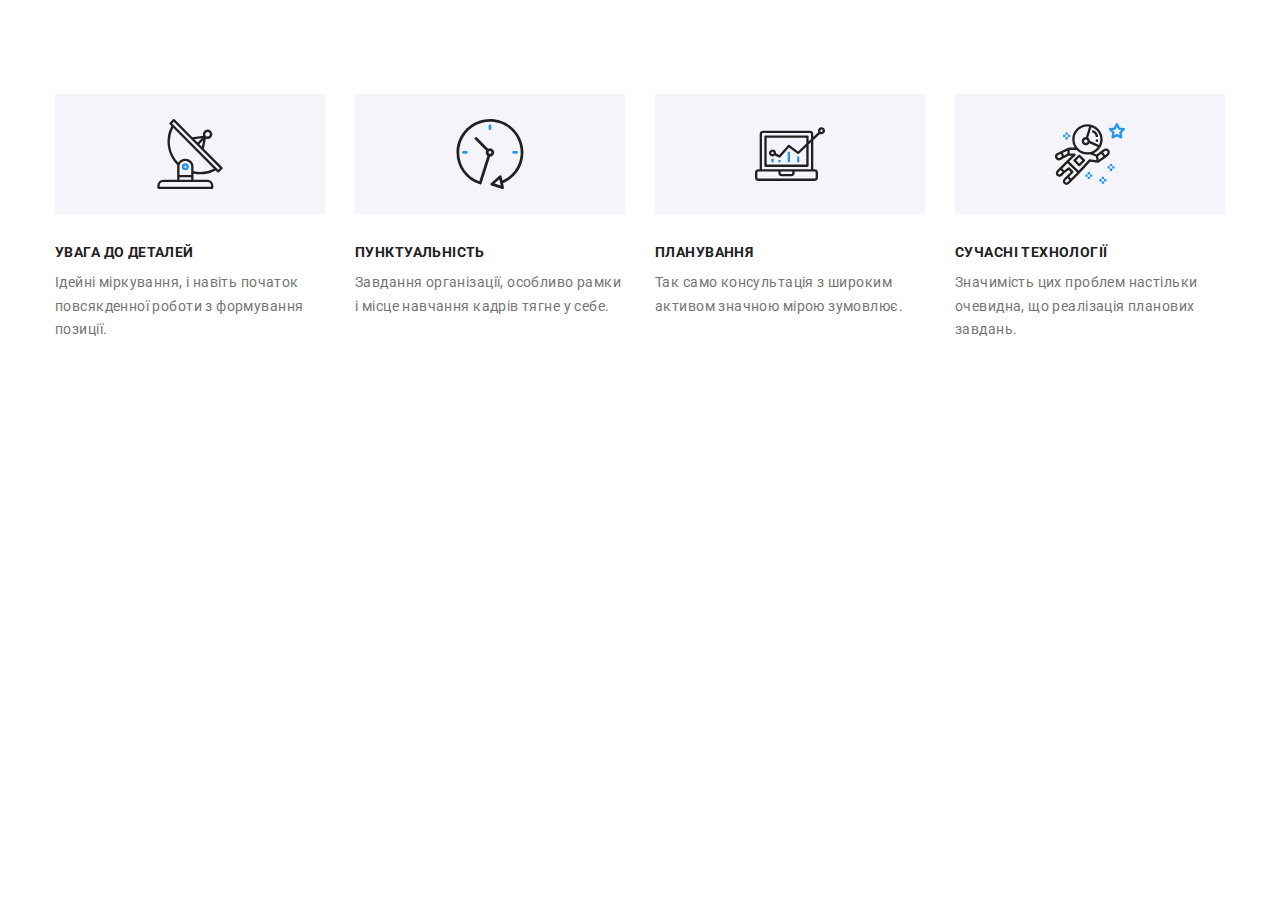
<file: index.html>
<!DOCTYPE html>
<html lang="uk">
  <head>
    <meta charset="UTF-8" />
    <meta http-equiv="X-UA-Compatible" content="IE=edge" />
    <meta name="viewport" content="width=device-width, initial-scale=1.0" />
    <title>WebStudio</title>
    <!-- GoogleFonts -->
    <link
      href="https://fonts.googleapis.com/css2?family=Raleway:wght@700&family=Roboto:wght@400;500;700;900&display=swap"
      rel="stylesheet"
    />
    <link
      rel="stylesheet"
      href="https://cdnjs.cloudflare.com/ajax/libs/modern-normalize/1.1.0/modern-normalize.min.css"
    />
    <!-- CSS -->
    <link rel="stylesheet" href="./css/main.min.css" />
  </head>
  <body>
    <!-- <header>
      <div class="container">
        <nav class="main-nav">
          <a class="logo-webs" href="#">Web<span class="logo-studio">Studio</span></a>
          <ul class="links">
            <li class="item">
              <a class="header-links current" href="./index.html">Студія</a>
            </li>
            <li class="item">
              <a class="header-links" href="./portfolio.html">Портфоліо</a>
            </li>
            <li class="item">
              <a class="header-links" href="#">Контакти</a>
            </li>
          </ul>
        </nav> -->

        <!-- mail and telephone number -->

        <!-- <ul class="contacts">
          <li class="item item-mail">
            <a class="contacts-mail" href="mailto:info@devstudio.com">
              <svg class="envelope" width="16" height="12">
                <use href="./images/icons.svg#icon-envelope"></use>
              </svg>
              info@devstudio.com</a
            >
          </li>
          <li class="item item-tel">
            <a class="contacts-tel" href="tel:+380961111111">
              <svg class="telephone" width="10" height="16">
                <use href="./images/icons.svg#icon-smartphone"></use>
              </svg>
              +38 096 111 11 11</a
            >
          </li>
        </ul>
      </div>
    </header> -->
    <main>
      <!-- <section class="hero overlay">
        <div class="container main-hero">
          <h1 class="hero-slogan">
            Ефективні рішення для <br />
            вашого бізнесу
          </h1>
          <button data-modal-open class="button-hero pointer" type="button">
            замовити послугу
          </button>
          <div class="backdrop is-hidden" data-modal>
            <div class="modal">
              <button class="icon-svg" data-modal-close>
                <svg class="close-btn" width="18" height="18">
                  <use href="./images/icons.svg#close-btn"></use>
                </svg>
              </button>
              <div class="modal-form">
                <p class="data-text">Залиште свої дані, ми вам передзвонимо</p>
                <form class="modal-box">
                  <label for="user-name" class="labels-names">Ім'я</label>
                  <div class="black">
                    <input class="user-name labels" id="user-name" type="text" name="user-name" />
                    <svg class="modal-icons black-1" width="18" height="18">
                      <use href="./images/icons.svg#man-black"></use>
                    </svg>
                  </div>
                  <label for="user-tel" class="labels-names">Телефон</label>
                  <div class="black">
                    <input
                      class="modal-tel labels"
                      id="user-tel"
                      type="tel"
                      name="user-tel"
                      autocomplete="tel"
                    />
                    <svg class="modal-icons black-2" width="18" height="18">
                      <use href="./images/icons.svg#phone-black"></use>
                    </svg>
                  </div>
                  <label for="user-email" class="labels-names">Пошта</label>
                  <div class="black">
                    <input
                      class="modal-email labels"
                      id="user-email"
                      type="email"
                      name="user-email"
                      autocomplete="email"
                    />
                    <svg class="modal-icons black-3" width="18" height="18">
                      <use href="./images/icons.svg#email-black"></use>
                    </svg>
                  </div>
                  <label for="coments" class="labels-names">Коментар</label>
                  <textarea
                    class="text-area"
                    name="coments-field"
                    id="coments"
                    rows="10"
                    placeholder="Введіть текст"
                  ></textarea>
                  <label class="confirm-chat">
                    <input class="confirmation" type="checkbox" name="checkbox" />
                    <span class="checkbox-label">
                      <svg class="check" width="16" height="15">
                        <use href="./images/icons.svg#vector"></use>
                      </svg>
                    </span>
                    Погоджуюся з розсилкою та приймаю &nbsp;<a href="#" class="policy"
                      >Умови договору</a
                    ></label
                  >
                  <button class="btn-sub" type="submit">Відправити</button>
                </form>
              </div>
            </div>
          </div>
        </div>
      </section> -->

      <!-- our advantages -->
      <section class="advantages-section">
        <div class="container">
          <ul class="advantages">
            <li class="item item-antenna">
              <div class="icon-block">
                <svg class="antenna" width="70" height="70">
                  <use href="./images/icons.svg#icon-antenna-1"></use>
                </svg>
              </div>
              <h3 class="headers">УВАГА ДО ДЕТАЛЕЙ</h3>
              <p class="text">
                Ідейні міркування, і навіть початок повсякденної роботи з формування позиції.
              </p>
            </li>
            <li class="item item-antenna">
              <div class="icon-block">
                <svg class="clock-1" width="70" height="70">
                  <use href="./images/icons.svg#icon-clock-1"></use>
                </svg>
              </div>
              <h3 class="headers">ПУНКТУАЛЬНІСТЬ</h3>
              <p class="text">
                Завдання організації, особливо рамки і місце навчання кадрів тягне у себе.
              </p>
            </li>
            <li class="item item-antenna">
              <div class="icon-block">
                <svg class="diagram-1" width="70" height="70">
                  <use href="./images/icons.svg#icon-diagram-1"></use>
                </svg>
              </div>
              <h3 class="headers">ПЛАНУВАННЯ</h3>
              <p class="text">Так само консультація з широким активом значною мірою зумовлює.</p>
            </li>
            <li class="item item-antenna">
              <div class="icon-block">
                <svg class="astronaut-1" width="70" height="70">
                  <use href="./images/icons.svg#icon-astronaut-1"></use>
                </svg>
              </div>
              <h3 class="headers">СУЧАСНІ ТЕХНОЛОГІЇ</h3>
              <p class="text">
                Значимість цих проблем настільки очевидна, що реалізація планових завдань.
              </p>
            </li>
          </ul>
        </div>
      </section>
      <!-- What do we do -->

      <!-- <section class="section">
        <div class="container section__block">
          <h2 class="section__header">Чим ми займаємося</h2>
          <ul class="section__list">
            <li class="section-item">
              <p class="section__text">Десктопні додатки</p>
              <img src="./images/box_1.jpg" alt="приклади робот" width="370" height="294" />
            </li>
            <li class="section-item">
              <p class="section__text">Мобільні додатки</p>
              <img src="./images/box_2.jpg" alt="приклади робот" width="370" height="294" />
            </li>
            <li class="section-item">
              <p class="section__text">Дизайнерські рішення</p>
              <img src="./images/box_3.jpg" alt="приклади робот" width="370" height="294" />
            </li>
          </ul>
        </div>
      </section> -->

      <!-- our team -->

      <!-- <section class="team-section">
        <div class="container team-block">
          <h2 class="team-block__header">Наша команда</h2>
          <ul class="team-block__list">
            <li class="team-block__item">
              <img src="./images/img1_(1).jpg" alt="працівник" width="270" height="260" />
              <div class="team-cards">
                <h3 class="team-cards__header">Ігор Дем'яненко</h3>
                <p class="team-cards__position">Product Designer</p>
                <div class="team-icons">
                  <ul class="team-icons__list">
                    <li>
                      <a class="team-icons__links" href="#">
                        <svg class="team-icons__elipse-icon" width="22" height="22">
                          <use href="./images/icons.svg#icon-instagram-2"></use>
                        </svg>
                      </a>
                    </li>
                    <li>
                      <a class="team-icons__links" href="#">
                        <svg class="team-icons__elipse-icon" width="22" height="22">
                          <use href="./images/icons.svg#icon-twitter-1"></use>
                        </svg>
                      </a>
                    </li>
                    <li>
                      <a class="team-icons__links" href="#">
                        <svg class="team-icons__elipse-icon" width="22" height="22">
                          <use href="./images/icons.svg#icon-facebook-1"></use>
                        </svg>
                      </a>
                    </li>
                    <li>
                      <a class="team-icons__links" href="#">
                        <svg class="team-icons__elipse-icon" width="22" height="22">
                          <use href="./images/icons.svg#icon-linkedin-1"></use>
                        </svg>
                      </a>
                    </li>
                  </ul>
                </div>
              </div>
            </li>
            <li class="team-block__item">
              <img src="./images/img2_(1).jpg" alt="працівник" width="270" height="260" />
              <div class="team-cards">
                <h3 class="team-cards__header">Ольга Рєпіна</h3>
                <p class="team-cards__position">Frontend Developer</p>
                <div class="team-icons">
                  <ul class="team-icons__list">
                    <li>
                      <a class="team-icons__links" href="#">
                        <svg class="team-icons__elipse-icon" width="22" height="22">
                          <use href="./images/icons.svg#icon-instagram-2"></use>
                        </svg>
                      </a>
                    </li>
                    <li>
                      <a class="team-icons__links" href="#">
                        <svg class="team-icons__elipse-icon" width="22" height="22">
                          <use href="./images/icons.svg#icon-twitter-1"></use>
                        </svg>
                      </a>
                    </li>
                    <li>
                      <a class="team-icons__links" href="#">
                        <svg class="team-icons__elipse-icon" width="22" height="22">
                          <use href="./images/icons.svg#icon-facebook-1"></use>
                        </svg>
                      </a>
                    </li>
                    <li>
                      <a class="team-icons__links" href="#">
                        <svg class="team-icons__elipse-icon" width="22" height="22">
                          <use href="./images/icons.svg#icon-linkedin-1"></use>
                        </svg>
                      </a>
                    </li>
                  </ul>
                </div>
              </div>
            </li>
            <li class="team-block__item">
              <img src="./images/img3_(1).jpg" alt="працівник" width="270" height="260" />
              <div class="team-cards">
                <h3 class="team-cards__header">Микола Тарасов</h3>
                <p class="team-cards__position">Marketing</p>
                <div class="team-icons">
                  <ul class="team-icons__list">
                    <li>
                      <a class="team-icons__links" href="#">
                        <svg class="team-icons__elipse-icon" width="22" height="22">
                          <use href="./images/icons.svg#icon-instagram-2"></use>
                        </svg>
                      </a>
                    </li>
                    <li>
                      <a class="team-icons__links" href="#">
                        <svg class="team-icons__elipse-icon" width="22" height="22">
                          <use href="./images/icons.svg#icon-twitter-1"></use>
                        </svg>
                      </a>
                    </li>
                    <li>
                      <a class="team-icons__links" href="#">
                        <svg class="team-icons__elipse-icon" width="22" height="22">
                          <use href="./images/icons.svg#icon-facebook-1"></use>
                        </svg>
                      </a>
                    </li>
                    <li>
                      <a class="team-icons__links" href="#">
                        <svg class="team-icons__elipse-icon" width="22" height="22">
                          <use href="./images/icons.svg#icon-linkedin-1"></use>
                        </svg>
                      </a>
                    </li>
                  </ul>
                </div>
              </div>
            </li>
            <li class="team-block__item">
              <img src="./images/img4_(1).jpg" alt="працівник" width="270" height="260" />
              <div class="team-cards">
                <h3 class="team-cards__header">Михайло Єрмаков</h3>
                <p class="team-cards__position">UI Designer</p>
                <div class="team-icons">
                  <ul class="team-icons__list">
                    <li>
                      <a class="team-icons__links" href="#">
                        <svg class="team-icons__elipse-icon" width="22" height="22">
                          <use href="./images/icons.svg#icon-instagram-2"></use>
                        </svg>
                      </a>
                    </li>
                    <li>
                      <a class="team-icons__links" href="#">
                        <svg class="team-icons__elipse-icon" width="22" height="22">
                          <use href="./images/icons.svg#icon-twitter-1"></use>
                        </svg>
                      </a>
                    </li>
                    <li>
                      <a class="team-icons__links" href="#">
                        <svg class="team-icons__elipse-icon" width="22" height="22">
                          <use href="./images/icons.svg#icon-facebook-1"></use>
                        </svg>
                      </a>
                    </li>
                    <li>
                      <a class="team-icons__links" href="#">
                        <svg class="team-icons__elipse-icon" width="22" height="22">
                          <use href="./images/icons.svg#icon-linkedin-1"></use>
                        </svg>
                      </a>
                    </li>
                  </ul>
                </div>
              </div>
            </li>
          </ul>
        </div>
      </section> -->


      <!-- <section class="section-clients">
        <div class="container section-clients__block">
          <h2 class="section-clients__header">Постійні клієнти</h2>

          <ul class="section-clients__list">
            <li class="section-clients__item">
              <a class="section-clients__link" href="#">
                <svg class="section-clients__icon" width="106" height="60">
                  <use href="./images/icons.svg#icon-Client1"></use>
                </svg>
              </a>
            </li>
            <li class="section-clients__item">
              <a class="section-clients__link" href="#">
                <svg class="section-clients__icon" width="106" height="60">
                  <use href="./images/icons.svg#icon-client2"></use>
                </svg>
              </a>
            </li>
            <li class="section-clients__item">
              <a class="section-clients__link" href="#">
                <svg class="section-clients__icon" width="106" height="60">
                  <use href="./images/icons.svg#icon-client3"></use>
                </svg>
              </a>
            </li>
            <li class="section-clients__item">
              <a class="section-clients__link" href="#">
                <svg class="section-clients__icon" width="106" height="60">
                  <use href="./images/icons.svg#icon-client4"></use>
                </svg>
              </a>
            </li>
            <li class="section-clients__item">
              <a class="section-clients__link" href="#">
                <svg class="section-clients__icon" width="106" height="60">
                  <use href="./images/icons.svg#icon-client5"></use>
                </svg>
              </a>
            </li>
            <li class="section-clients__item">
              <a class="section-clients__link" href="#">
                <svg class="section-clients__icon" width="106" height="60">
                  <use href="./images/icons.svg#icon-iconclien6"></use>
                </svg>
              </a>
            </li>
          </ul>
        </div>
      </section> -->
    </main>
    
    <!-- <footer class="footer">
      <div class="footer-block container">
        <div class="footer-cont">
          <a class="logo-web" href="#">Web<span class="logo-studio-footer">Studio</span></a>
          <address>
            <ul class="advantages-footer">
              <li class="footer-item">
                <a class="adress" href="#">м. Київ, пр-т Лесі Українки, 26</a>
              </li>
              <li class="footer-item">
                <a class="contacts-mail-footer" href="mailto:info@devstudio.com"
                  >info@devstudio.com</a
                >
              </li>
              <li class="footer-item">
                <a class="contacts-tel-footer" href="tel:+380961111111">+38 096 111 11 11</a>
              </li>
            </ul>
          </address>
        </div>
        <div class="foot-par">
          <p class="footer-text-header">Приєднуйтесь</p>
          <ul class="social-accounts">
            <li class="social-items">
              <a class="icons-footers" href="#">
                <svg class="icons-footer" width="22" height="22">
                  <use href="./images/icons.svg#icon-instagram-2"></use>
                </svg>
              </a>
            </li>
            <li class="social-items">
              <a class="icons-footers" href="#">
                <svg class="icons-footer" width="22" height="22">
                  <use href="./images/icons.svg#icon-twitter-1"></use>
                </svg>
              </a>
            </li>
            <li class="social-items">
              <a class="icons-footers" href="#">
                <svg class="icons-footer" width="22" height="22">
                  <use href="./images/icons.svg#icon-facebook-1"></use>
                </svg>
              </a>
            </li>
            <li class="social-items">
              <a class="icons-footers" href="#">
                <svg class="icons-footer" width="22" height="22">
                  <use href="./images/icons.svg#icon-linkedin-1"></use>
                </svg>
              </a>
            </li>
          </ul>
        </div>
        <div class="footer-form">
          <form class="footer-email-box">
            <label for="name" class="top-label">Підпишіться на розсилку</label>

            <div class="btn-field">
              <input
                class="form-field"
                id="name"
                type="email"
                name="top-lable"
                autocomplete="email"
                placeholder="E-mail"
              />
              <button class="subscribe" type="submit">
                Підписатися
                <svg class="send" width="24" height="24">
                  <use href="./images/icons.svg#send"></use>
                </svg>
              </button>
            </div>
          </form>
        </div>
      </div>
    </footer> -->
    <script src="./JS/modal.js"></script>
  </body>
</html>
</file>
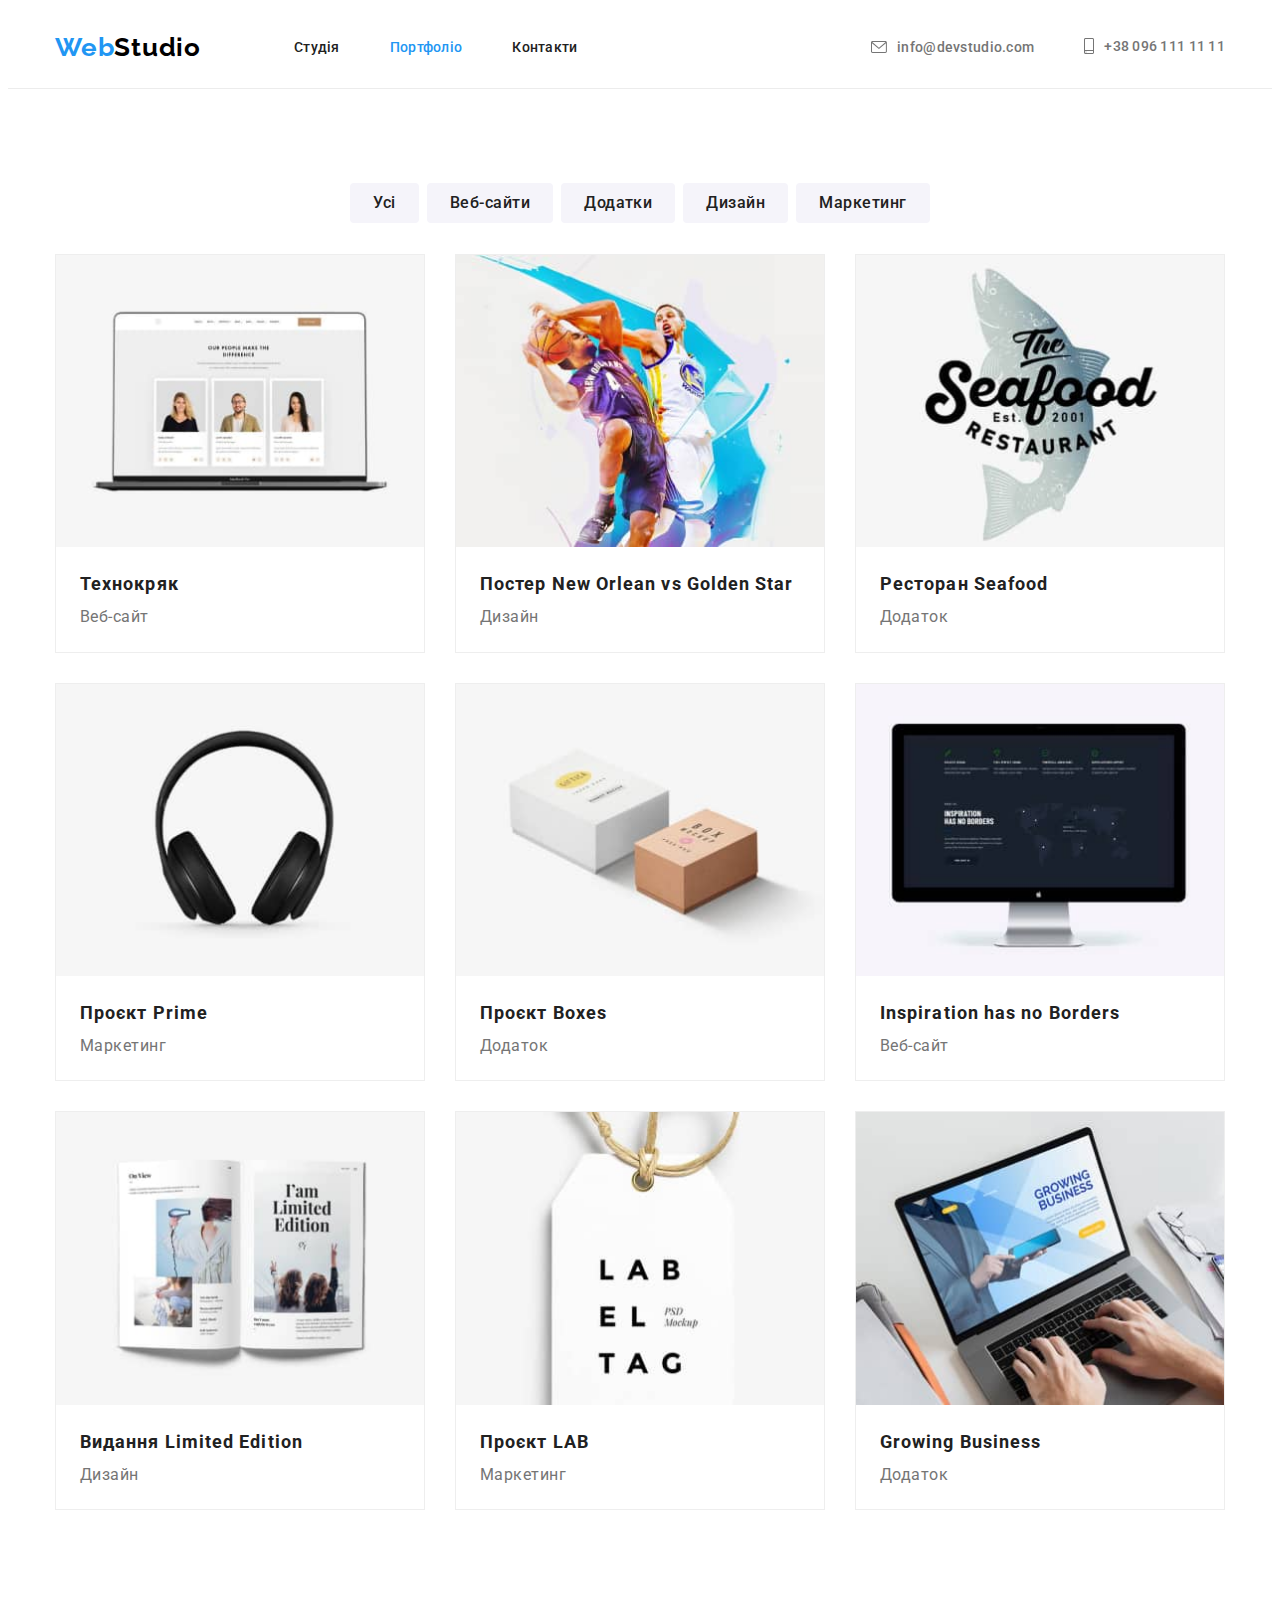
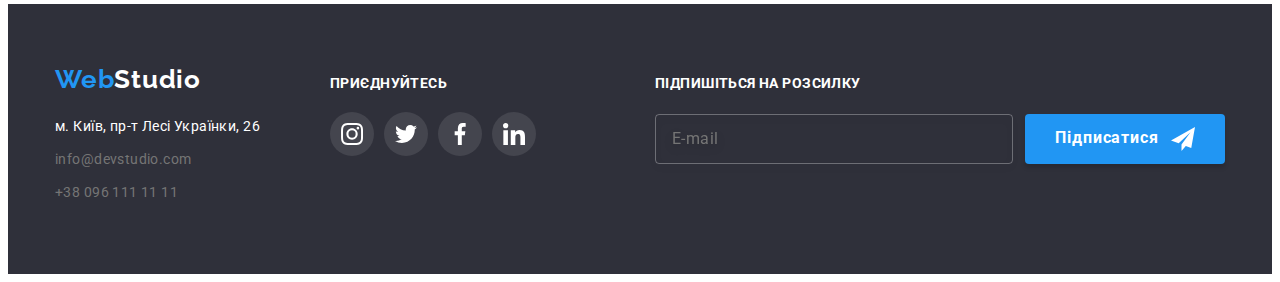
<file: portfolio.html>
<!DOCTYPE html>
<html lang="uk">
  <head>
    <meta charset="UTF-8" />
    <meta http-equiv="X-UA-Compatible" content="IE=edge" />
    <meta name="viewport" content="width=device-width, initial-scale=1.0" />
    <title>WebStudio</title>
    <!-- GoogleFonts -->
    <link
      href="https://fonts.googleapis.com/css2?family=Raleway:wght@700&family=Roboto:wght@400;500;700;900&display=swap"
      rel="stylesheet"
    />
    <link rel="stylesheet" href="./css/main.min.css" />
  </head>
  <body>
    <header class="border">
      <div class="container">
        <nav class="main-nav">
          <a class="logo-webs" href="#">Web<span class="logo-studio">Studio</span></a>
          <ul class="links">
            <li class="item">
              <a class="header-links" href="./index.html">Студія</a>
            </li>
            <li class="item">
              <a class="header-links current" href="./portfolio.html">Портфоліо</a>
            </li>
            <li class="item">
              <a class="header-links" href="#">Контакти</a>
            </li>
          </ul>
        </nav>
        <!-- mail and telephone number -->
        <ul class="contacts">
          <li class="item item-mail">
            <a class="contacts-mail" href="mailto:info@devstudio.com">
              <svg class="envelope" width="16" height="12">
                <use href="./images/icons.svg#icon-envelope"></use>
              </svg>
              info@devstudio.com</a
            >
          </li>
          <li class="item item-tel">
            <a class="contacts-tel" href="tel:+380961111111">
              <svg class="telephone" width="10" height="16">
                <use href="./images/icons.svg#icon-smartphone"></use>
              </svg>
              +38 096 111 11 11</a
            >
          </li>
        </ul>
      </div>
    </header>
    <!-- main-navigation -->
    <main>
      <section class="portfolio-cont">
        <div class="container">
          <h1 hidden>portfolio</h1>
          <ul class="main-nav-filter">
            <li class="item"><button class="button" type="button">Усі</button></li>
            <li class="item"><button class="button" type="button">Веб-сайти</button></li>
            <li class="item"><button class="button" type="button">Додатки</button></li>
            <li class="item"><button class="button" type="button">Дизайн</button></li>
            <li class="item"><button class="button" type="button">Маркетинг</button></li>
          </ul>
          <ul class="our-web">
            <li class="web-item">
              <a class="sides" href="#">
                <div class="overlays">
                  <img
                    src="./images/portfolio/1.jpg"
                    alt="приклади сайтів"
                    width="370"
                    height="294"
                  />
                  <p class="port-text">
                    Ресурс пропонує комплексні пропозиції з різним рівнем функціоналу та сервісів.
                    Все це дозволить відвідувачу отримати вичерпні відомості про компанію чи
                    приватну особу.
                  </p>
                </div>
                <div class="text-work">
                  <h2 class="header-portofolio">Технокряк</h2>
                  <p class="text-portfolio">Веб-сайт</p>
                </div>
              </a>
            </li>
            <li class="web-item">
              <a class="sides" href="#">
                <div class="overlays">
                  <p class="port-text">
                    Ресурс пропонує комплексні пропозиції з різним рівнем функціоналу та сервісів.
                    Все це дозволить відвідувачу отримати вичерпні відомості про компанію чи
                    приватну особу.
                  </p>
                  <img
                    src="./images/portfolio/img2.jpg"
                    alt="приклади сайтів"
                    width="370"
                    height="294"
                  />
                </div>
                <div class="text-work">
                  <h2 class="header-portofolio">Постер New Orlean vs Golden Star</h2>
                  <p class="text-portfolio">Дизайн</p>
                </div>
              </a>
            </li>
            <li class="web-item">
              <a class="sides" href="#">
                <div class="overlays">
                  <p class="port-text">
                    Ресурс пропонує комплексні пропозиції з різним рівнем функціоналу та сервісів.
                    Все це дозволить відвідувачу отримати вичерпні відомості про компанію чи
                    приватну особу.
                  </p>
                  <img
                    src="./images/portfolio/img3.jpg"
                    alt="приклади сайтів"
                    width="370"
                    height="294"
                  />
                </div>
                <div class="text-work">
                  <h2 class="header-portofolio">Ресторан Seafood</h2>
                  <p class="text-portfolio">Додаток</p>
                </div>
              </a>
            </li>
            <li class="web-item">
              <a class="sides" href="#">
                <div class="overlays">
                  <p class="port-text">
                    Ресурс пропонує комплексні пропозиції з різним рівнем функціоналу та сервісів.
                    Все це дозволить відвідувачу отримати вичерпні відомості про компанію чи
                    приватну особу.
                  </p>
                  <img
                    src="./images/portfolio/img4.jpg"
                    alt="приклади сайтів"
                    width="370"
                    height="294"
                  />
                </div>
                <div class="text-work">
                  <h2 class="header-portofolio">Проєкт Prime</h2>
                  <p class="text-portfolio">Маркетинг</p>
                </div>
              </a>
            </li>
            <li class="web-item">
              <a class="sides" href="#">
                <div class="overlays">
                  <p class="port-text">
                    Ресурс пропонує комплексні пропозиції з різним рівнем функціоналу та сервісів.
                    Все це дозволить відвідувачу отримати вичерпні відомості про компанію чи
                    приватну особу.
                  </p>
                  <img
                    src="./images/portfolio/img5.jpg"
                    alt="приклади сайтів"
                    width="370"
                    height="294"
                  />
                </div>
                <div class="text-work">
                  <h2 class="header-portofolio">Проєкт Boxes</h2>
                  <p class="text-portfolio">Додаток</p>
                </div>
              </a>
            </li>
            <li class="web-item">
              <a class="sides" href="#">
                <div class="overlays">
                  <p class="port-text">
                    Ресурс пропонує комплексні пропозиції з різним рівнем функціоналу та сервісів.
                    Все це дозволить відвідувачу отримати вичерпні відомості про компанію чи
                    приватну особу.
                  </p>
                  <img
                    src="./images/portfolio/img6.jpg"
                    alt="приклади сайтів"
                    width="370"
                    height="294"
                  />
                </div>
                <div class="text-work">
                  <h2 class="header-portofolio">Inspiration has no Borders</h2>
                  <p class="text-portfolio">Веб-сайт</p>
                </div>
              </a>
            </li>
            <li class="web-item">
              <a class="sides" href="#">
                <div class="overlays">
                  <p class="port-text">
                    Ресурс пропонує комплексні пропозиції з різним рівнем функціоналу та сервісів.
                    Все це дозволить відвідувачу отримати вичерпні відомості про компанію чи
                    приватну особу.
                  </p>
                  <img
                    src="./images/portfolio/img7.jpg"
                    alt="приклади сайтів"
                    width="370"
                    height="294"
                  />
                </div>
                <div class="text-work">
                  <h2 class="header-portofolio">Видання Limited Edition</h2>
                  <p class="text-portfolio">Дизайн</p>
                </div>
              </a>
            </li>
            <li class="web-item">
              <a class="sides" href="#">
                <div class="overlays">
                  <p class="port-text">
                    Ресурс пропонує комплексні пропозиції з різним рівнем функціоналу та сервісів.
                    Все це дозволить відвідувачу отримати вичерпні відомості про компанію чи
                    приватну особу.
                  </p>
                  <img
                    src="./images/portfolio/img8.jpg"
                    alt="приклади сайтів"
                    width="370"
                    height="294"
                  />
                </div>
                <div class="text-work">
                  <h2 class="header-portofolio">Проєкт LAB</h2>
                  <p class="text-portfolio">Маркетинг</p>
                </div>
              </a>
            </li>
            <li class="web-item">
              <a class="sides" href="#">
                <div class="overlays">
                  <p class="port-text">
                    Ресурс пропонує комплексні пропозиції з різним рівнем функціоналу та сервісів.
                    Все це дозволить відвідувачу отримати вичерпні відомості про компанію чи
                    приватну особу.
                  </p>
                  <img
                    src="./images/portfolio/img9.jpg"
                    alt="приклади сайтів"
                    width="370"
                    height="294"
                  />
                </div>
                <div class="text-work">
                  <h2 class="header-portofolio">Growing Business</h2>
                  <p class="text-portfolio">Додаток</p>
                </div>
              </a>
            </li>
          </ul>
        </div>
      </section>
    </main>
    <footer class="footer">
      <div class="footer-block container">
        <div class="footer-cont">
          <a class="logo-web" href="#">Web<span class="logo-studio-footer">Studio</span></a>
          <address>
            <ul class="advantages-footer">
              <li class="footer-item">
                <a class="adress" href="#">м. Київ, пр-т Лесі Українки, 26</a>
              </li>
              <li class="footer-item">
                <a class="contacts-mail-footer" href="mailto:info@devstudio.com"
                  >info@devstudio.com</a
                >
              </li>
              <li class="footer-item">
                <a class="contacts-tel-footer" href="tel:+380961111111">+38 096 111 11 11</a>
              </li>
            </ul>
          </address>
        </div>
        <div class="foot-par">
          <h2 class="footer-text-header">Приєднуйтесь</h2>
          <ul class="social-accounts">
            <li class="social-items">
              <a class="icons-footers" href="#">
                <svg class="icons-footer" width="22" height="22">
                  <use href="./images/icons.svg#icon-instagram-2"></use>
                </svg>
              </a>
            </li>
            <li class="social-items">
              <a class="icons-footers" href="#">
                <svg class="icons-footer" width="22" height="22">
                  <use href="./images/icons.svg#icon-twitter-1"></use>
                </svg>
              </a>
            </li>
            <li class="social-items">
              <a class="icons-footers" href="#">
                <svg class="icons-footer" width="22px" height="22px">
                  <use href="./images/icons.svg#icon-facebook-1"></use>
                </svg>
              </a>
            </li>
            <li class="social-items">
              <a class="icons-footers" href="#">
                <svg class="icons-footer" width="22" height="22">
                  <use href="./images/icons.svg#icon-linkedin-1"></use>
                </svg>
              </a>
            </li>
          </ul>
        </div>
        <div class="footer-form">
          <form class="footer-email-box">
            <label for="name" class="top-label">Підпишіться на розсилку</label>

            <div class="btn-field">
              <input
                class="form-field"
                id="name"
                type="email"
                name="top-lable"
                autocomplete="email"
                placeholder="E-mail"
              />
              <button class="subscribe" type="submit">
                Підписатися
                <svg class="send" width="24" height="24">
                  <use href="./images/icons.svg#send"></use>
                </svg>
              </button>
            </div>
          </form>
        </div>
      </div>
    </footer>
  </body>
</html>
</file>
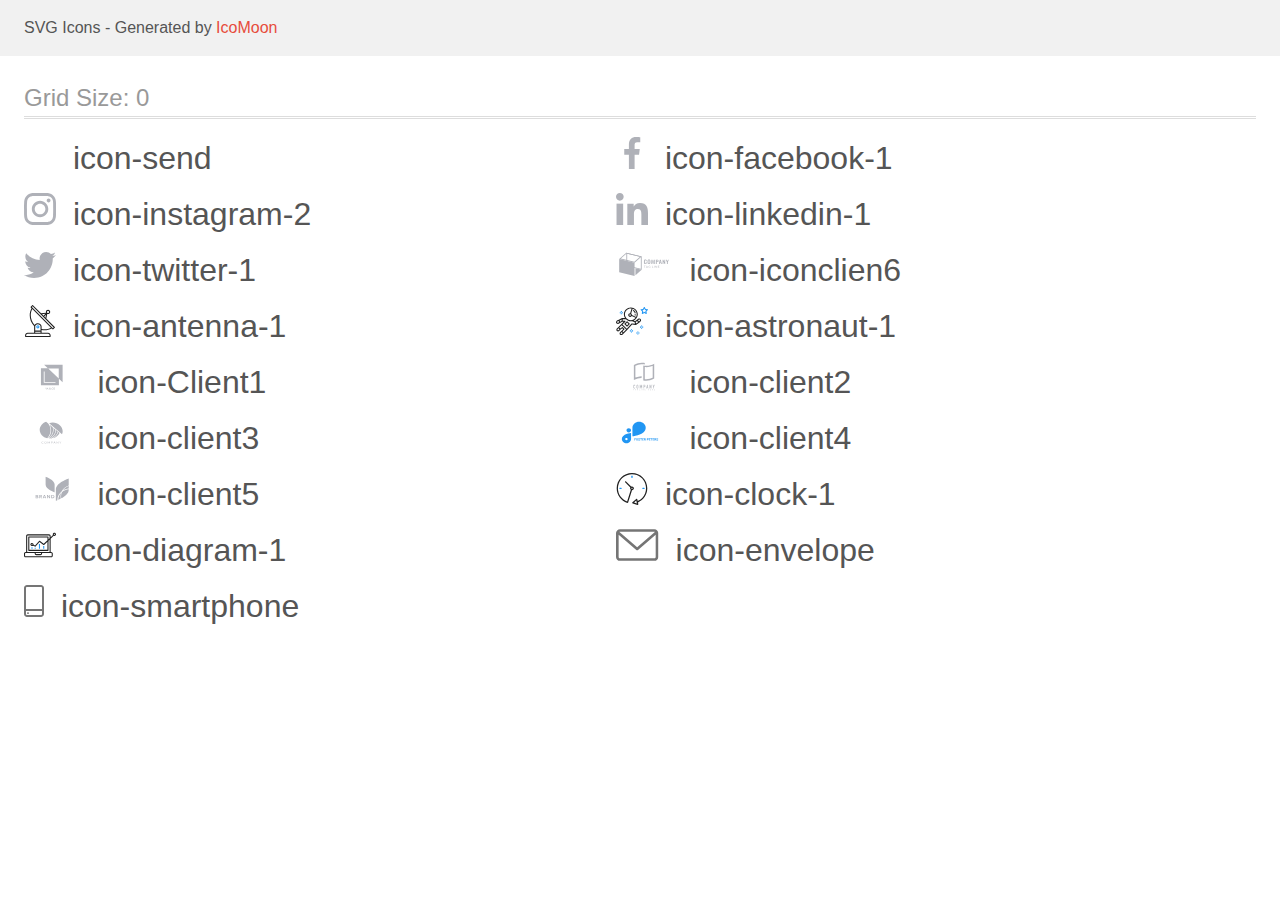
<file: images/icomoon (2)/demo.html>
<!doctype html>
<html>
<head>
    <title>IcoMoon - SVG Icons</title>
    <meta charset="utf-8">
    <meta name="viewport" content="width=device-width, initial-scale=1">
    <link rel="stylesheet" href="demo-files/demo.css">
    <link rel="stylesheet" href="style.css">
</head>
<body>
<svg aria-hidden="true" style="position: absolute; width: 0; height: 0; overflow: hidden;" version="1.1" xmlns="http://www.w3.org/2000/svg" xmlns:xlink="http://www.w3.org/1999/xlink">
<defs>
<symbol id="icon-send" viewBox="0 0 32 32">
<path fill="#fff" style="fill: var(--color1, #fff)" d="M32 0l-32 18 10.227 3.788 15.773-14.788-11.998 16.186 0.010 0.004-0.012-0.004v8.814l5.735-6.691 7.265 2.691 5-28z"></path>
</symbol>
<symbol id="icon-facebook-1" viewBox="0 0 32 32">
<path fill="#afb1b8" style="fill: var(--color2, #afb1b8)" d="M21.329 5.313h2.921v-5.088c-0.504-0.069-2.237-0.225-4.256-0.225-4.212 0-7.097 2.649-7.097 7.519v4.481h-4.648v5.688h4.648v14.312h5.699v-14.311h4.46l0.708-5.688h-5.169v-3.919c0.001-1.644 0.444-2.769 2.735-2.769z"></path>
</symbol>
<symbol id="icon-instagram-2" viewBox="0 0 32 32">
<path fill="#afb1b8" style="fill: var(--color2, #afb1b8)" d="M31.969 9.408c-0.075-1.7-0.35-2.869-0.744-3.882-0.406-1.075-1.032-2.038-1.851-2.838-0.8-0.813-1.769-1.444-2.832-1.844-1.019-0.394-2.182-0.669-3.882-0.744-1.713-0.081-2.257-0.1-6.601-0.1s-4.888 0.019-6.595 0.094c-1.7 0.075-2.869 0.35-3.882 0.744-1.075 0.406-2.038 1.031-2.838 1.85-0.813 0.8-1.444 1.769-1.844 2.832-0.394 1.019-0.669 2.182-0.744 3.882-0.081 1.713-0.1 2.257-0.1 6.601s0.019 4.888 0.094 6.595c0.075 1.7 0.35 2.869 0.744 3.882 0.406 1.075 1.038 2.038 1.85 2.838 0.8 0.813 1.769 1.444 2.832 1.844 1.019 0.394 2.182 0.669 3.882 0.744 1.706 0.075 2.25 0.094 6.595 0.094s4.888-0.019 6.595-0.094c1.7-0.075 2.869-0.35 3.882-0.744 2.151-0.832 3.851-2.532 4.682-4.682 0.394-1.019 0.669-2.182 0.744-3.882 0.075-1.707 0.094-2.251 0.094-6.595s-0.006-4.888-0.081-6.595zM29.087 22.473c-0.069 1.563-0.331 2.407-0.55 2.969-0.538 1.394-1.644 2.5-3.038 3.038-0.563 0.219-1.413 0.481-2.969 0.55-1.688 0.075-2.194 0.094-6.464 0.094s-4.782-0.019-6.464-0.094c-1.563-0.069-2.407-0.331-2.969-0.55-0.694-0.256-1.325-0.663-1.838-1.194-0.531-0.519-0.938-1.144-1.194-1.838-0.219-0.563-0.481-1.413-0.55-2.969-0.075-1.688-0.094-2.194-0.094-6.464s0.019-4.782 0.094-6.464c0.069-1.563 0.331-2.407 0.55-2.969 0.256-0.694 0.663-1.325 1.2-1.838 0.519-0.531 1.144-0.938 1.838-1.194 0.563-0.219 1.413-0.481 2.969-0.55 1.688-0.075 2.194-0.094 6.464-0.094 4.276 0 4.782 0.019 6.464 0.094 1.563 0.069 2.407 0.331 2.969 0.55 0.694 0.256 1.325 0.662 1.838 1.194 0.531 0.519 0.938 1.144 1.194 1.838 0.219 0.563 0.481 1.413 0.55 2.969 0.075 1.688 0.094 2.194 0.094 6.464s-0.019 4.77-0.094 6.458z"></path>
<path fill="#afb1b8" style="fill: var(--color2, #afb1b8)" d="M16.059 7.783c-4.538 0-8.22 3.682-8.22 8.22s3.682 8.22 8.22 8.22c4.539 0 8.22-3.682 8.22-8.22s-3.682-8.22-8.22-8.22zM16.059 21.335c-2.944 0-5.332-2.388-5.332-5.332s2.388-5.332 5.332-5.332c2.944 0 5.332 2.388 5.332 5.332s-2.388 5.332-5.332 5.332z"></path>
<path fill="#afb1b8" style="fill: var(--color2, #afb1b8)" d="M26.524 7.458c0 1.060-0.859 1.919-1.919 1.919s-1.919-0.859-1.919-1.919c0-1.060 0.859-1.919 1.919-1.919s1.919 0.859 1.919 1.919z"></path>
</symbol>
<symbol id="icon-linkedin-1" viewBox="0 0 32 32">
<path fill="#afb1b8" style="fill: var(--color2, #afb1b8)" d="M31.992 32v-0.001h0.008v-11.736c0-5.741-1.236-10.164-7.948-10.164-3.227 0-5.392 1.771-6.276 3.449h-0.093v-2.913h-6.364v21.364h6.627v-10.579c0-2.785 0.528-5.479 3.977-5.479 3.399 0 3.449 3.179 3.449 5.657v10.401h6.62z"></path>
<path fill="#afb1b8" style="fill: var(--color2, #afb1b8)" d="M0.528 10.636h6.635v21.364h-6.635v-21.364z"></path>
<path fill="#afb1b8" style="fill: var(--color2, #afb1b8)" d="M3.843 0c-2.121 0-3.843 1.721-3.843 3.843s1.721 3.879 3.843 3.879c2.121 0 3.843-1.757 3.843-3.879-0.001-2.121-1.723-3.843-3.843-3.843v0z"></path>
</symbol>
<symbol id="icon-twitter-1" viewBox="0 0 32 32">
<path fill="#afb1b8" style="fill: var(--color2, #afb1b8)" d="M32 6.078c-1.19 0.522-2.458 0.868-3.78 1.036 1.36-0.812 2.398-2.088 2.886-3.626-1.268 0.756-2.668 1.29-4.16 1.588-1.204-1.282-2.92-2.076-4.792-2.076-3.632 0-6.556 2.948-6.556 6.562 0 0.52 0.044 1.020 0.152 1.496-5.454-0.266-10.28-2.88-13.522-6.862-0.566 0.982-0.898 2.106-0.898 3.316 0 2.272 1.17 4.286 2.914 5.452-1.054-0.020-2.088-0.326-2.964-0.808 0 0.020 0 0.046 0 0.072 0 3.188 2.274 5.836 5.256 6.446-0.534 0.146-1.116 0.216-1.72 0.216-0.42 0-0.844-0.024-1.242-0.112 0.85 2.598 3.262 4.508 6.13 4.57-2.232 1.746-5.066 2.798-8.134 2.798-0.538 0-1.054-0.024-1.57-0.090 2.906 1.874 6.35 2.944 10.064 2.944 12.072 0 18.672-10 18.672-18.668 0-0.29-0.010-0.57-0.024-0.848 1.302-0.924 2.396-2.078 3.288-3.406z"></path>
</symbol>
<symbol id="icon-iconclien6" viewBox="0 0 57 32">
<path fill="#afb1b8" style="fill: var(--color2, #afb1b8)" d="M28.493 14.618c-0.236-0.315-0.349-0.686-0.323-1.061v-1.538c0-0.471 0.107-0.83 0.321-1.075s0.581-0.367 1.102-0.366c0.489 0 0.836 0.104 1.042 0.313 0.224 0.266 0.333 0.592 0.308 0.92v0.361h-0.875v-0.366c0.003-0.12-0.005-0.24-0.025-0.358-0.013-0.081-0.057-0.156-0.125-0.213-0.090-0.061-0.203-0.091-0.317-0.083-0.12-0.008-0.239 0.024-0.333 0.088-0.076 0.063-0.127 0.145-0.145 0.235-0.025 0.126-0.037 0.253-0.034 0.38v1.866c-0.014 0.18 0.025 0.36 0.112 0.524 0.044 0.055 0.104 0.099 0.175 0.127s0.149 0.038 0.226 0.029c0.112 0.008 0.223-0.022 0.31-0.084 0.071-0.061 0.117-0.141 0.13-0.227 0.020-0.124 0.030-0.249 0.027-0.374v-0.379h0.875v0.346c0.025 0.342-0.082 0.682-0.303 0.967-0.201 0.228-0.544 0.343-1.047 0.343s-0.884-0.122-1.1-0.375z"></path>
<path fill="#afb1b8" style="fill: var(--color2, #afb1b8)" d="M32.137 14.633c-0.221-0.239-0.332-0.588-0.332-1.050v-1.617c0-0.457 0.11-0.802 0.332-1.037s0.591-0.351 1.109-0.35c0.515 0 0.882 0.117 1.103 0.35 0.221 0.235 0.333 0.58 0.333 1.037v1.617c0 0.457-0.112 0.807-0.337 1.048s-0.591 0.361-1.1 0.361c-0.509 0-0.886-0.122-1.109-0.36zM33.654 14.245c0.079-0.15 0.115-0.314 0.105-0.479v-1.98c0.010-0.161-0.025-0.322-0.103-0.469-0.044-0.057-0.106-0.101-0.179-0.129s-0.152-0.037-0.231-0.027c-0.079-0.009-0.159 0-0.231 0.028s-0.135 0.072-0.18 0.129c-0.080 0.146-0.116 0.308-0.105 0.469v1.99c-0.011 0.165 0.025 0.329 0.105 0.479 0.051 0.050 0.114 0.091 0.185 0.119s0.147 0.042 0.225 0.042c0.078 0 0.154-0.014 0.225-0.042s0.134-0.068 0.185-0.119v-0.009z"></path>
<path fill="#afb1b8" style="fill: var(--color2, #afb1b8)" d="M35.735 10.626h0.942l0.708 2.984 0.725-2.984h0.917l0.092 4.308h-0.678l-0.072-2.994-0.699 2.994h-0.544l-0.725-3.005-0.067 3.005h-0.685l0.085-4.308z"></path>
<path fill="#afb1b8" style="fill: var(--color2, #afb1b8)" d="M40.176 10.626h1.468c0.846 0 1.268 0.408 1.268 1.223 0 0.781-0.445 1.171-1.335 1.17h-0.5v1.915h-0.906l0.005-4.308zM41.43 12.467c0.090 0.010 0.18 0.003 0.266-0.021s0.165-0.063 0.232-0.115c0.104-0.146 0.15-0.316 0.13-0.486 0.005-0.131-0.010-0.263-0.044-0.391-0.013-0.043-0.036-0.083-0.067-0.118s-0.070-0.065-0.114-0.087c-0.126-0.052-0.265-0.076-0.404-0.069h-0.352v1.287h0.352z"></path>
<path fill="#afb1b8" style="fill: var(--color2, #afb1b8)" d="M44.218 10.626h0.973l0.998 4.308h-0.844l-0.197-0.993h-0.868l-0.203 0.993h-0.857l0.998-4.308zM45.050 13.441l-0.339-1.808-0.339 1.808h0.678z"></path>
<path fill="#afb1b8" style="fill: var(--color2, #afb1b8)" d="M46.996 10.626h0.634l1.214 2.457v-2.457h0.752v4.308h-0.603l-1.221-2.565v2.565h-0.777l0.002-4.308z"></path>
<path fill="#afb1b8" style="fill: var(--color2, #afb1b8)" d="M51.357 13.291l-1.009-2.659h0.85l0.616 1.708 0.578-1.708h0.832l-0.997 2.659v1.642h-0.87v-1.642z"></path>
<path fill="#afb1b8" style="fill: var(--color2, #afb1b8)" d="M29.892 16.817v0.225h-0.739v1.75h-0.31v-1.75h-0.743v-0.225h1.792z"></path>
<path fill="#afb1b8" style="fill: var(--color2, #afb1b8)" d="M32.209 18.793h-0.239c-0.024 0.001-0.048-0.005-0.067-0.019-0.018-0.011-0.032-0.027-0.040-0.045l-0.214-0.469h-1.026l-0.214 0.469c-0.006 0.020-0.017 0.038-0.033 0.053-0.019 0.013-0.043 0.020-0.067 0.019h-0.239l0.906-1.976h0.315l0.917 1.968zM30.709 18.059h0.855l-0.362-0.804c-0.027-0.061-0.049-0.123-0.067-0.186-0.013 0.038-0.024 0.073-0.034 0.105l-0.033 0.083-0.359 0.802z"></path>
<path fill="#afb1b8" style="fill: var(--color2, #afb1b8)" d="M33.771 18.599c0.057 0.003 0.114 0.003 0.17 0 0.049-0.004 0.097-0.012 0.145-0.023 0.044-0.009 0.088-0.021 0.13-0.036 0.040-0.014 0.080-0.031 0.121-0.048v-0.444h-0.362c-0.009 0-0.018-0.001-0.026-0.003s-0.016-0.007-0.023-0.012c-0.006-0.004-0.011-0.010-0.014-0.016s-0.005-0.013-0.004-0.020v-0.152h0.703v0.757c-0.057 0.035-0.118 0.067-0.181 0.094-0.065 0.028-0.132 0.050-0.201 0.067-0.074 0.019-0.15 0.032-0.227 0.041-0.088 0.008-0.176 0.013-0.264 0.012-0.156 0.001-0.311-0.024-0.457-0.073-0.136-0.047-0.259-0.117-0.362-0.206-0.101-0.090-0.18-0.196-0.234-0.313-0.057-0.131-0.085-0.27-0.083-0.41-0.002-0.141 0.026-0.281 0.082-0.413 0.052-0.117 0.132-0.224 0.234-0.313 0.103-0.089 0.227-0.159 0.362-0.205 0.155-0.050 0.32-0.075 0.486-0.074 0.084-0 0.169 0.006 0.252 0.017 0.074 0.010 0.146 0.027 0.216 0.050 0.063 0.021 0.124 0.047 0.181 0.078 0.056 0.031 0.108 0.065 0.158 0.103l-0.087 0.122c-0.007 0.011-0.017 0.021-0.029 0.027s-0.027 0.010-0.041 0.010c-0.020-0.001-0.040-0.006-0.056-0.016-0.027-0.013-0.056-0.028-0.089-0.047-0.038-0.021-0.079-0.039-0.121-0.053-0.054-0.019-0.11-0.033-0.167-0.044-0.076-0.012-0.153-0.018-0.23-0.017-0.12-0.001-0.238 0.017-0.35 0.055-0.101 0.035-0.192 0.088-0.266 0.156-0.075 0.071-0.132 0.155-0.169 0.246-0.081 0.214-0.081 0.445 0 0.659 0.040 0.093 0.101 0.178 0.181 0.249 0.074 0.068 0.164 0.121 0.265 0.156 0.115 0.034 0.237 0.047 0.359 0.039z"></path>
<path fill="#afb1b8" style="fill: var(--color2, #afb1b8)" d="M36.659 18.567h0.989v0.225h-1.292v-1.976h0.31l-0.007 1.75z"></path>
<path fill="#afb1b8" style="fill: var(--color2, #afb1b8)" d="M38.678 18.792h-0.31v-1.976h0.31v1.976z"></path>
<path fill="#afb1b8" style="fill: var(--color2, #afb1b8)" d="M39.83 16.826c0.018 0.009 0.034 0.021 0.047 0.036l1.324 1.489c-0.002-0.023-0.002-0.047 0-0.070 0-0.022 0-0.044 0-0.064v-1.408h0.27v1.984h-0.156c-0.023 0.002-0.046-0.002-0.067-0.011-0.019-0.010-0.035-0.023-0.049-0.038l-1.323-1.488c0 0.023 0 0.045 0 0.067s0 0.042 0 0.061v1.408h-0.259v-1.976h0.161c0.017 0 0.035 0.003 0.051 0.009z"></path>
<path fill="#afb1b8" style="fill: var(--color2, #afb1b8)" d="M43.753 16.817v0.217h-1.098v0.652h0.89v0.21h-0.89v0.674h1.098v0.217h-1.417v-1.971h1.417z"></path>
<path fill="#afb1b8" style="fill: var(--color2, #afb1b8)" d="M11.286 4.616l13.757 3.372v11.818l-13.757-3.371v-11.819zM10.404 3.609v13.401l15.52 3.806v-13.399l-15.52-3.807z"></path>
<path fill="#afb1b8" style="fill: var(--color2, #afb1b8)" d="M18.722 27.036l-15.522-3.809v-13.399l15.522 3.807v13.401z"></path>
<path fill="#afb1b8" style="fill: var(--color2, #afb1b8)" d="M10.661 4.465l13.578 3.33-5.774 4.987-13.58-3.332 5.776-4.985zM10.404 3.609l-7.204 6.219 15.522 3.807 7.202-6.219-15.52-3.807z"></path>
<path fill="#afb1b8" style="fill: var(--color2, #afb1b8)" d="M19.595 26.282l6.329-5.465-6.329-1.553v7.018z"></path>
</symbol>
<symbol id="icon-antenna-1" viewBox="0 0 32 32">
<path fill="#212121" style="fill: var(--color3, #212121)" d="M30.773 22.098l-8.443-8.505 0.937-4.615c0.242 0.094 0.499 0.144 0.758 0.146h0.006c1.192 0.014 2.17-0.941 2.184-2.133s-0.941-2.17-2.133-2.184c-1.192-0.014-2.17 0.941-2.184 2.133-0.003 0.255 0.039 0.509 0.125 0.749l-4.96 0.605-8.091-8.133c-0.099-0.101-0.235-0.159-0.377-0.16-0.14 0.001-0.274 0.056-0.373 0.155l-1.513 1.504c-0.208 0.208-0.208 0.546 0 0.754l0.814 0.826c-3.153 5.798-2.129 12.978 2.519 17.663 0.043 0.041 0.092 0.074 0.146 0.098-0.034 0.18-0.051 0.364-0.052 0.547v6.187h-6.4c-1.472 0.002-2.665 1.195-2.667 2.667v1.067c0 0.295 0.239 0.533 0.533 0.533h24.533c0.295 0 0.533-0.239 0.533-0.533v-1.067c-0.002-1.472-1.195-2.665-2.667-2.667h-6.4v-2.742c1.003 0.21 2.024 0.317 3.049 0.32 2.458-0.003 4.877-0.615 7.040-1.783l0.818 0.823c0.099 0.101 0.235 0.159 0.377 0.16 0.14-0.001 0.274-0.056 0.373-0.155l1.513-1.504c0.208-0.208 0.208-0.546 0-0.754zM23.28 6.233c0.418-0.415 1.093-0.414 1.508 0.004s0.414 1.093-0.004 1.508c-0.2 0.199-0.47 0.31-0.752 0.31h-0.003c-0.589-0.003-1.064-0.483-1.061-1.072 0.002-0.282 0.115-0.552 0.314-0.751h-0.002zM22.024 9.738l-0.598 2.946-1.175-1.182 1.774-1.763zM21.419 8.836l-1.92 1.909-1.485-1.493 3.405-0.415zM24.004 28.8c0.884 0 1.6 0.716 1.6 1.6v0.533h-23.467v-0.533c0-0.884 0.716-1.6 1.6-1.6h20.267zM16.537 26.667v1.067h-5.333v-1.067h5.333zM11.204 25.6v-4.053c0-1.294 1.196-2.347 2.667-2.347s2.667 1.053 2.667 2.347v4.053h-5.333zM17.604 23.904v-2.357c0-1.882-1.675-3.413-3.733-3.413-1.331-0.020-2.576 0.657-3.281 1.786-4.058-4.274-4.971-10.645-2.279-15.887l18.602 18.708c-2.872 1.461-6.165 1.873-9.309 1.163zM28.893 23.22l-21.057-21.181 0.755-0.752 7.935 7.98c0.004 0 0.006 0.007 0.010 0.010l13.115 13.191-0.757 0.752z"></path>
<path fill="#2196f3" style="fill: var(--color4, #2196f3)" d="M13.876 20.267h-0.005c-0.884-0.001-1.601 0.714-1.602 1.598s0.714 1.601 1.598 1.602h0.005c0.884 0.001 1.601-0.714 1.602-1.598s-0.714-1.601-1.598-1.602zM14.249 22.245c-0.1 0.1-0.236 0.156-0.378 0.155-0.295-0.002-0.532-0.242-0.531-0.536 0.001-0.141 0.057-0.276 0.157-0.375s0.233-0.154 0.373-0.155c0.295 0.002 0.532 0.241 0.53 0.536-0.001 0.141-0.057 0.276-0.157 0.375h0.005z"></path>
</symbol>
<symbol id="icon-astronaut-1" viewBox="0 0 32 32">
<path fill="#2196f3" style="fill: var(--color4, #2196f3)" d="M31.974 4.524c-0.063-0.193-0.229-0.333-0.43-0.363l-1.91-0.278-0.855-1.731c-0.179-0.365-0.777-0.365-0.956 0l-0.855 1.731-1.91 0.278c-0.201 0.029-0.367 0.17-0.431 0.363-0.062 0.193-0.011 0.405 0.135 0.547l1.383 1.348-0.326 1.903c-0.034 0.2 0.048 0.402 0.212 0.522 0.166 0.121 0.382 0.135 0.562 0.040l1.709-0.899 1.709 0.899c0.078 0.041 0.164 0.061 0.249 0.061 0.11 0 0.221-0.034 0.314-0.102 0.164-0.119 0.246-0.322 0.212-0.522l-0.326-1.903 1.383-1.348c0.145-0.142 0.197-0.354 0.135-0.547zM29.511 5.851c-0.125 0.122-0.183 0.299-0.153 0.472l0.191 1.114-1-0.526c-0.078-0.041-0.163-0.061-0.249-0.061s-0.17 0.020-0.249 0.061l-1.001 0.526 0.191-1.114c0.030-0.173-0.028-0.349-0.153-0.472l-0.81-0.789 1.119-0.163c0.174-0.025 0.324-0.134 0.402-0.292l0.5-1.013 0.5 1.013c0.078 0.157 0.228 0.267 0.402 0.292l1.119 0.163-0.809 0.789z"></path>
<path fill="#2196f3" style="fill: var(--color4, #2196f3)" d="M26.134 20.522h-1.067v1.067h1.067v-1.067z"></path>
<path fill="#2196f3" style="fill: var(--color4, #2196f3)" d="M26.134 22.656h-1.067v1.067h1.067v-1.067z"></path>
<path fill="#2196f3" style="fill: var(--color4, #2196f3)" d="M27.2 21.589h-1.067v1.067h1.067v-1.067z"></path>
<path fill="#2196f3" style="fill: var(--color4, #2196f3)" d="M25.067 21.589h-1.067v1.067h1.067v-1.067z"></path>
<path fill="#2196f3" style="fill: var(--color4, #2196f3)" d="M22.4 26.389h-1.067v1.067h1.067v-1.067z"></path>
<path fill="#2196f3" style="fill: var(--color4, #2196f3)" d="M22.4 28.522h-1.067v1.067h1.067v-1.067z"></path>
<path fill="#2196f3" style="fill: var(--color4, #2196f3)" d="M23.467 27.456h-1.067v1.067h1.067v-1.067z"></path>
<path fill="#2196f3" style="fill: var(--color4, #2196f3)" d="M21.333 27.456h-1.067v1.067h1.067v-1.067z"></path>
<path fill="#2196f3" style="fill: var(--color4, #2196f3)" d="M16 24.256h-1.067v1.067h1.067v-1.067z"></path>
<path fill="#2196f3" style="fill: var(--color4, #2196f3)" d="M16 26.389h-1.067v1.067h1.067v-1.067z"></path>
<path fill="#2196f3" style="fill: var(--color4, #2196f3)" d="M17.067 25.322h-1.067v1.067h1.067v-1.067z"></path>
<path fill="#2196f3" style="fill: var(--color4, #2196f3)" d="M14.933 25.322h-1.067v1.067h1.067v-1.067z"></path>
<path fill="#2196f3" style="fill: var(--color4, #2196f3)" d="M5.867 6.122h-1.067v1.067h1.067v-1.067z"></path>
<path fill="#2196f3" style="fill: var(--color4, #2196f3)" d="M5.867 8.255h-1.067v1.067h1.067v-1.067z"></path>
<path fill="#2196f3" style="fill: var(--color4, #2196f3)" d="M6.933 7.189h-1.067v1.067h1.067v-1.067z"></path>
<path fill="#2196f3" style="fill: var(--color4, #2196f3)" d="M4.8 7.189h-1.067v1.067h1.067v-1.067z"></path>
<path fill="#212121" style="fill: var(--color3, #212121)" d="M24.715 14.159c-0.287-0.388-0.709-0.637-1.188-0.705-0.481-0.068-0.956 0.058-1.34 0.352l-1.252 0.96-1.898 1.417-1.358-0.541c2.421-1.086 4.114-3.508 4.114-6.32 0-3.823-3.123-6.933-6.961-6.933s-6.961 3.11-6.961 6.933c0 1.386 0.414 2.674 1.12 3.758l-2.764-0.024c-0.002 0-0.003 0-0.005 0-0.009 0-0.015 0.004-0.023 0.005-0.053 0.002-0.105 0.013-0.155 0.031-0.013 0.005-0.026 0.008-0.038 0.013-0.006 0.003-0.013 0.003-0.019 0.006l-3.233 1.596c-0.001 0-0.001 0-0.001 0.001l-1.893 0.911c-0.021 0.009-0.042 0.021-0.063 0.035-0.755 0.502-1.012 1.489-0.598 2.295 0.22 0.429 0.595 0.745 1.056 0.889 0.178 0.055 0.359 0.083 0.539 0.083 0.29 0 0.577-0.071 0.839-0.211l1.388-0.738 2.264-1.169 1.357-0.008-5.442 5.416c-0.001 0.001-0.001 0.001-0.002 0.001l-1.339 1.333c-0.316 0.315-0.49 0.732-0.49 1.178s0.174 0.863 0.49 1.179c0.325 0.323 0.752 0.485 1.179 0.485s0.854-0.162 1.18-0.485l1.314-1.309 1.741-1.3 0.901 0.897-1.762 1.754c-0 0.001-0.001 0.001-0.002 0.001l-1.339 1.333c-0.316 0.315-0.49 0.732-0.49 1.178s0.174 0.863 0.49 1.179c0.325 0.323 0.753 0.485 1.18 0.485s0.855-0.162 1.18-0.485l3.482-3.467c0.001-0.001 0.001-0.001 0.001-0.002l1.010-1-0.004-0.004c0.006-0.006 0.015-0.009 0.022-0.015l5.166-5.658 3.471 0.494c0.025 0.004 0.050 0.005 0.075 0.005 0.065 0 0.127-0.015 0.187-0.038 0.018-0.006 0.033-0.015 0.050-0.023 0.019-0.010 0.039-0.015 0.058-0.027l3.213-2.133c0.012-0.008 0.018-0.021 0.029-0.029 0.013-0.010 0.029-0.014 0.041-0.026l1.271-1.191c0.662-0.62 0.753-1.635 0.212-2.362zM2.13 17.77c-0.173 0.093-0.37 0.111-0.558 0.052-0.187-0.058-0.338-0.186-0.427-0.358-0.161-0.314-0.068-0.695 0.214-0.902l1.314-0.632 0.449 1.312-0.992 0.528zM5.628 15.942l-1.548 0.8-0.439-1.283 2.027-1.001-0.040 1.484zM20.727 9.322c0 0.918-0.219 1.785-0.599 2.559l-4.181-1.899c-0.044-0.573-0.341-1.075-0.788-1.388l1.464-4.86c2.378 0.756 4.105 2.974 4.105 5.588zM8.938 9.322c0-3.235 2.644-5.867 5.894-5.867 0.253 0 0.5 0.021 0.745 0.052l-1.432 4.754c-0.019-0.001-0.037-0.006-0.057-0.006-1.033 0-1.873 0.837-1.873 1.867s0.84 1.867 1.873 1.867c0.694 0 1.294-0.383 1.618-0.945l3.862 1.755c-1.075 1.446-2.795 2.39-4.737 2.39-3.25 0-5.894-2.632-5.894-5.867zM14.894 10.122c0 0.441-0.362 0.8-0.806 0.8s-0.806-0.359-0.806-0.8c0-0.441 0.362-0.8 0.806-0.8s0.806 0.359 0.806 0.8zM2.465 25.146c-0.236 0.234-0.619 0.234-0.854 0.001-0.114-0.114-0.176-0.263-0.176-0.423s0.062-0.309 0.176-0.421l0.962-0.958 0.851 0.848-0.959 0.955zM5.679 28.88c-0.236 0.234-0.619 0.235-0.855 0.001-0.114-0.114-0.176-0.263-0.176-0.423s0.062-0.309 0.176-0.421l0.963-0.959 0.852 0.848-0.96 0.955zM9.16 25.411c-0.001 0-0.001 0-0.002 0.001l-1.765 1.76-0.852-0.848 1.763-1.755c0 0 0 0 0-0s0.001-0.001 0.002-0.001c0.040-0.040 0.065-0.088 0.090-0.135 0.007-0.014 0.020-0.026 0.026-0.040 0.017-0.041 0.019-0.085 0.026-0.129 0.003-0.025 0.014-0.047 0.014-0.073 0-0.036-0.013-0.070-0.020-0.106-0.006-0.032-0.006-0.065-0.019-0.095-0.020-0.050-0.055-0.094-0.091-0.138-0.010-0.012-0.014-0.027-0.025-0.038 0 0 0 0-0.001 0s-0.001-0.002-0.001-0.002l-1.607-1.6c-0.017-0.017-0.039-0.024-0.058-0.038-0.028-0.022-0.055-0.042-0.087-0.058-0.030-0.015-0.061-0.024-0.093-0.033-0.034-0.010-0.067-0.017-0.103-0.020-0.033-0.002-0.063 0.001-0.095 0.005-0.036 0.004-0.069 0.009-0.104 0.020-0.034 0.011-0.063 0.027-0.094 0.045-0.020 0.011-0.042 0.015-0.061 0.029l-1.773 1.324-0.901-0.897 2.399-2.386 4.361 4.289-0.928 0.919zM15.979 18.394c-0.015-0.002-0.030 0.004-0.045 0.003-0.039-0.002-0.076 0.001-0.115 0.007-0.030 0.005-0.059 0.011-0.088 0.021-0.034 0.012-0.065 0.028-0.097 0.047-0.030 0.018-0.057 0.037-0.083 0.061-0.013 0.011-0.028 0.017-0.040 0.029l-4.698 5.146-4.328-4.257 2.833-2.818c0.209-0.208 0.21-0.546 0.002-0.755-0.105-0.105-0.243-0.157-0.381-0.156v-0.001l-2.219 0.013 0.028-1.607 3.104 0.027c1.265 1.294 3.029 2.101 4.981 2.101 0.437 0 0.864-0.045 1.279-0.123 0.040 0.032 0.079 0.065 0.13 0.085l2.41 0.96 0.331 1.644-3.003-0.427zM20.020 18.572l-0.313-1.558 1.446-1.080 0.947 1.257-2.080 1.381zM23.774 15.741l-0.838 0.785-0.931-1.236 0.831-0.637c0.155-0.119 0.351-0.168 0.543-0.143 0.193 0.027 0.364 0.128 0.48 0.284 0.217 0.292 0.18 0.699-0.085 0.947z"></path>
<path fill="#212121" style="fill: var(--color3, #212121)" d="M13.602 18.544l-2.143-2.133c-0.207-0.207-0.545-0.207-0.753 0l-2.142 2.133c-0.1 0.101-0.157 0.236-0.157 0.378s0.056 0.278 0.157 0.378l2.142 2.133c0.104 0.103 0.241 0.155 0.377 0.155s0.273-0.052 0.376-0.155l2.143-2.133c0.1-0.1 0.157-0.236 0.157-0.378s-0.057-0.278-0.157-0.378zM11.083 20.303l-1.387-1.381 1.387-1.381 1.387 1.381-1.387 1.381z"></path>
<path fill="#212121" style="fill: var(--color3, #212121)" d="M17.164 5.071l-0.258 1.036c0.071 0.018 1.738 0.452 1.738 2.149h1.067c-0-2.017-1.666-2.965-2.547-3.185z"></path>
<path fill="#212121" style="fill: var(--color3, #212121)" d="M19.711 9.322h-1.067v1.067h1.067v-1.067z"></path>
</symbol>
<symbol id="icon-Client1" viewBox="0 0 57 32">
<path fill="#afb1b8" style="fill: var(--color2, #afb1b8)" d="M20.267 3.733l3.738 3.538-6.938-0.004v17.166h18.133v-6.564l3.733 3.534v-17.671h-18.667zM35.036 17.455l-10.597-10.032h10.597v10.032zM31.746 21.923h-11.81v-11.545h0.835v10.764h10.975v0.782zM22.725 26.72l-0.436 0.898-0.436-0.898h-0.366l0.637 1.198v0.698h0.331v-0.698l0.635-1.198h-0.365zM23.273 28.615l0.154-0.441h0.734l0.155 0.441h0.344l-0.717-1.896h-0.296l-0.716 1.896h0.342zM23.794 27.122l0.275 0.786h-0.549l0.275-0.786zM25.531 27.863c-0.048 0.073-0.072 0.153-0.072 0.241 0 0.16 0.056 0.29 0.168 0.389s0.263 0.148 0.451 0.148 0.349-0.051 0.484-0.152l0.107 0.126h0.367l-0.279-0.329c0.109-0.149 0.164-0.341 0.164-0.574h-0.275c0 0.128-0.026 0.243-0.079 0.348l-0.366-0.432 0.129-0.094c0.091-0.066 0.157-0.132 0.197-0.198s0.060-0.14 0.060-0.219c0-0.12-0.044-0.22-0.133-0.301s-0.201-0.122-0.339-0.122c-0.153 0-0.274 0.043-0.365 0.13s-0.135 0.203-0.135 0.352c0 0.061 0.014 0.124 0.043 0.189s0.081 0.144 0.155 0.237c-0.141 0.101-0.235 0.188-0.283 0.262zM26.386 28.282c-0.093 0.071-0.193 0.107-0.299 0.107-0.095 0-0.17-0.027-0.227-0.082s-0.085-0.126-0.085-0.214c0-0.102 0.052-0.192 0.156-0.271l0.040-0.029 0.414 0.488zM26.046 27.442c-0.089-0.11-0.134-0.202-0.134-0.275 0-0.063 0.018-0.116 0.055-0.158s0.085-0.063 0.147-0.063c0.057 0 0.105 0.018 0.142 0.053s0.056 0.077 0.056 0.126c0 0.075-0.027 0.136-0.081 0.184l-0.040 0.033-0.145 0.099zM29.132 28.472c0.13-0.114 0.205-0.272 0.224-0.474h-0.328c-0.017 0.135-0.059 0.232-0.124 0.29s-0.162 0.087-0.292 0.087c-0.142 0-0.249-0.054-0.323-0.161s-0.109-0.264-0.109-0.469v-0.168c0.002-0.202 0.041-0.355 0.117-0.46s0.188-0.158 0.331-0.158c0.123 0 0.217 0.030 0.28 0.091s0.104 0.158 0.12 0.294h0.328c-0.021-0.207-0.095-0.368-0.223-0.482s-0.296-0.171-0.505-0.171c-0.155 0-0.293 0.037-0.411 0.111s-0.209 0.179-0.272 0.315c-0.063 0.136-0.095 0.294-0.095 0.473v0.177c0.003 0.174 0.035 0.328 0.098 0.46s0.151 0.234 0.266 0.306c0.115 0.071 0.249 0.107 0.4 0.107 0.216 0 0.389-0.056 0.52-0.169zM31.068 28.206c0.064-0.141 0.096-0.304 0.096-0.49v-0.105c-0.001-0.185-0.034-0.347-0.099-0.486s-0.158-0.247-0.277-0.32c-0.119-0.075-0.256-0.112-0.41-0.112s-0.292 0.038-0.411 0.113c-0.119 0.075-0.211 0.183-0.277 0.324s-0.098 0.305-0.098 0.49v0.107c0.001 0.181 0.034 0.342 0.099 0.48s0.159 0.246 0.279 0.322c0.121 0.075 0.258 0.112 0.411 0.112 0.155 0 0.293-0.037 0.411-0.112s0.212-0.183 0.276-0.323zM30.716 27.135c0.080 0.112 0.12 0.273 0.12 0.483v0.099c0 0.214-0.040 0.376-0.119 0.487s-0.19 0.167-0.336 0.167c-0.144 0-0.257-0.057-0.339-0.171s-0.121-0.275-0.121-0.483v-0.109c0.002-0.204 0.043-0.362 0.122-0.473s0.192-0.168 0.335-0.168c0.146 0 0.258 0.056 0.337 0.168z"></path>
</symbol>
<symbol id="icon-client2" viewBox="0 0 57 32">
<path fill="#afb1b8" style="fill: var(--color2, #afb1b8)" d="M26.727 3.165h-0.073c-0.112-0.007-0.224-0.010-0.336-0.012v0h-0.243c-0.212 0-0.428 0.005-0.642 0.016-0.016-0.001-0.032-0.001-0.049 0-1.944 0.11-3.848 0.596-5.609 1.431l-0.231 0.111v11.809l0.54-0.183c0.474-0.163 0.978-0.309 1.5-0.445 1.411-0.362 2.861-0.555 4.317-0.574v1.551c-0.193 0.001-0.38 0.007-0.568 0.016h-0.045c-1.121 0.061-2.233 0.232-3.322 0.51-1.378 0.345-2.708 0.863-3.957 1.542v-15.145c1.298-0.757 2.695-1.325 4.151-1.688 1.278-0.33 2.593-0.5 3.913-0.504h0.228c0.273 0.007 0.538 0.019 0.788 0.038 0.658 0.046 1.31 0.15 1.95 0.311v1.527c-0.621-0.145-1.253-0.24-1.889-0.285-0.013-0.001-0.026-0.002-0.039-0.003-0.132-0.011-0.263-0.022-0.386-0.022zM29.415 4.726c0.339 0.026 0.689 0.038 1.044 0.038 1.388-0.005 2.769-0.182 4.114-0.528 1.378-0.346 2.706-0.865 3.956-1.543v14.875c-1.298 0.756-2.696 1.325-4.153 1.688-1.279 0.329-2.593 0.498-3.913 0.503-1 0.008-1.997-0.11-2.968-0.35v-14.971c0.229 0.053 0.465 0.102 0.706 0.142 0.394 0.066 0.81 0.115 1.214 0.145zM36.985 4.841l-0.54 0.182c-0.497 0.167-0.997 0.316-1.5 0.449-1.465 0.377-2.971 0.57-4.483 0.575-0.352 0-0.676-0.010-0.989-0.030l-0.43-0.028v12.148l0.37 0.033c0.343 0.030 0.696 0.045 1.052 0.045 1.191-0.005 2.377-0.159 3.531-0.457 0.95-0.238 1.874-0.57 2.759-0.991l0.231-0.111v-11.813z"></path>
<path fill="#afb1b8" style="fill: var(--color2, #afb1b8)" d="M19.060 24.113c-0.078-0.080-0.171-0.144-0.274-0.186s-0.214-0.061-0.326-0.057c-0.119-0.002-0.237 0.021-0.347 0.065-0.101 0.040-0.193 0.101-0.27 0.178s-0.135 0.17-0.174 0.271c-0.042 0.107-0.063 0.22-0.062 0.335v2.023c-0.005 0.143 0.022 0.284 0.080 0.415 0.048 0.104 0.117 0.196 0.202 0.271 0.081 0.068 0.176 0.117 0.278 0.144 0.098 0.028 0.2 0.042 0.302 0.042 0.113 0.001 0.224-0.023 0.326-0.070 0.101-0.044 0.193-0.108 0.27-0.187 0.075-0.079 0.135-0.171 0.177-0.271 0.043-0.102 0.065-0.212 0.065-0.323v-0.226h-0.529v0.18c0.002 0.062-0.009 0.123-0.031 0.18-0.017 0.043-0.043 0.082-0.077 0.114-0.033 0.026-0.070 0.046-0.111 0.058-0.036 0.012-0.073 0.018-0.111 0.019-0.047 0.006-0.095-0.002-0.139-0.021s-0.081-0.049-0.11-0.088c-0.050-0.081-0.074-0.176-0.070-0.271v-1.887c-0.003-0.105 0.019-0.208 0.065-0.302 0.027-0.043 0.066-0.077 0.112-0.098s0.097-0.030 0.147-0.024c0.046-0.002 0.091 0.008 0.132 0.028s0.077 0.049 0.104 0.086c0.059 0.078 0.090 0.173 0.088 0.271v0.175h0.524v-0.206c0.001-0.121-0.021-0.241-0.065-0.354-0.039-0.106-0.099-0.203-0.177-0.285z"></path>
<path fill="#afb1b8" style="fill: var(--color2, #afb1b8)" d="M22.202 24.090c-0.169-0.142-0.381-0.221-0.602-0.222-0.108 0-0.215 0.020-0.316 0.057-0.103 0.037-0.198 0.093-0.279 0.165-0.088 0.079-0.158 0.175-0.205 0.283-0.053 0.124-0.079 0.257-0.077 0.392v1.941c-0.004 0.137 0.023 0.272 0.077 0.397 0.048 0.104 0.118 0.197 0.205 0.271 0.081 0.075 0.176 0.133 0.279 0.171 0.101 0.037 0.208 0.056 0.316 0.057s0.215-0.020 0.316-0.057c0.105-0.038 0.202-0.096 0.286-0.171 0.084-0.076 0.152-0.168 0.2-0.271 0.054-0.125 0.081-0.261 0.077-0.397v-1.941c0.003-0.135-0.024-0.268-0.077-0.392-0.047-0.107-0.115-0.203-0.2-0.283zM21.955 26.706c0.004 0.052-0.003 0.104-0.021 0.152s-0.047 0.092-0.084 0.128c-0.070 0.059-0.158 0.091-0.249 0.091s-0.179-0.032-0.249-0.091c-0.037-0.036-0.066-0.080-0.084-0.128s-0.025-0.101-0.021-0.152v-1.941c-0.004-0.052 0.003-0.104 0.021-0.152s0.047-0.092 0.084-0.128c0.070-0.059 0.158-0.091 0.249-0.091s0.179 0.032 0.249 0.091c0.037 0.036 0.066 0.080 0.084 0.128s0.025 0.101 0.021 0.152v1.941z"></path>
<path fill="#afb1b8" style="fill: var(--color2, #afb1b8)" d="M26.329 27.573v-3.674h-0.509l-0.668 1.945h-0.009l-0.673-1.945h-0.503v3.674h0.525v-2.235h0.009l0.514 1.58h0.262l0.518-1.58h0.009v2.235h0.525z"></path>
<path fill="#afb1b8" style="fill: var(--color2, #afb1b8)" d="M29.311 24.157c-0.081-0.091-0.183-0.16-0.297-0.201-0.123-0.040-0.251-0.059-0.38-0.057h-0.78v3.674h0.523v-1.435h0.27c0.163 0.007 0.326-0.027 0.472-0.1 0.119-0.066 0.218-0.163 0.287-0.281 0.061-0.098 0.101-0.206 0.12-0.32 0.021-0.138 0.030-0.278 0.028-0.418 0.005-0.176-0.012-0.353-0.051-0.525-0.035-0.127-0.101-0.243-0.193-0.338zM29.041 25.277c-0.002 0.067-0.019 0.132-0.049 0.191-0.030 0.056-0.077 0.102-0.135 0.129-0.078 0.035-0.162 0.050-0.247 0.046h-0.239v-1.249h0.27c0.081-0.004 0.162 0.012 0.236 0.046 0.054 0.031 0.097 0.079 0.123 0.136 0.029 0.065 0.044 0.134 0.046 0.205 0 0.077 0 0.159 0 0.244s0.005 0.174 0 0.252h-0.005z"></path>
<path fill="#afb1b8" style="fill: var(--color2, #afb1b8)" d="M31.791 23.899h-0.429l-0.809 3.674h0.523l0.154-0.789h0.714l0.154 0.789h0.524l-0.83-3.674zM31.308 26.283l0.258-1.332h0.009l0.256 1.332h-0.524z"></path>
<path fill="#afb1b8" style="fill: var(--color2, #afb1b8)" d="M35.173 26.112h-0.009l-0.791-2.213h-0.503v3.674h0.523v-2.209h0.011l0.8 2.209h0.492v-3.674h-0.523v2.213z"></path>
<path fill="#afb1b8" style="fill: var(--color2, #afb1b8)" d="M38.372 23.899l-0.421 1.461h-0.011l-0.421-1.461h-0.554l0.719 2.121v1.553h0.524v-1.553l0.719-2.121h-0.554z"></path>
<path fill="#afb1b8" style="fill: var(--color2, #afb1b8)" d="M17.6 28.61h0.252v0.708h0.171v-0.708h0.251v-0.145h-0.675v0.145z"></path>
<path fill="#afb1b8" style="fill: var(--color2, #afb1b8)" d="M19.721 28.465l-0.331 0.853h0.182l0.070-0.194h0.34l0.073 0.194h0.186l-0.339-0.853h-0.182zM19.694 28.981l0.116-0.316 0.116 0.316h-0.232z"></path>
<path fill="#afb1b8" style="fill: var(--color2, #afb1b8)" d="M21.818 29.004h0.197v0.11c-0.058 0.046-0.129 0.071-0.202 0.072-0.034 0.002-0.069-0.004-0.1-0.019s-0.059-0.036-0.081-0.063c-0.045-0.065-0.068-0.143-0.063-0.222 0-0.19 0.082-0.285 0.246-0.285 0.043-0.004 0.086 0.007 0.121 0.032s0.061 0.062 0.072 0.104l0.169-0.033c-0.036-0.167-0.156-0.251-0.362-0.251-0.11-0.003-0.216 0.036-0.298 0.11-0.043 0.042-0.076 0.094-0.097 0.15s-0.030 0.117-0.025 0.178c-0.005 0.117 0.034 0.231 0.109 0.32 0.042 0.043 0.092 0.077 0.148 0.098s0.116 0.031 0.176 0.027c0.134 0.004 0.263-0.045 0.362-0.136v-0.336h-0.37v0.144z"></path>
<path fill="#afb1b8" style="fill: var(--color2, #afb1b8)" d="M23.959 28.465h-0.173v0.853h0.598v-0.145h-0.425v-0.708z"></path>
<path fill="#afb1b8" style="fill: var(--color2, #afb1b8)" d="M25.769 28.465h-0.173v0.853h0.173v-0.853z"></path>
<path fill="#afb1b8" style="fill: var(--color2, #afb1b8)" d="M27.539 29.035l-0.349-0.57h-0.167v0.853h0.161v-0.557l0.343 0.557h0.171v-0.853h-0.158v0.57z"></path>
<path fill="#afb1b8" style="fill: var(--color2, #afb1b8)" d="M29.14 28.943h0.425v-0.145h-0.425v-0.187h0.457v-0.145h-0.63v0.853h0.648v-0.145h-0.475v-0.231z"></path>
<path fill="#afb1b8" style="fill: var(--color2, #afb1b8)" d="M33.020 28.802h-0.336v-0.336h-0.171v0.853h0.171v-0.373h0.336v0.373h0.171v-0.853h-0.171v0.336z"></path>
<path fill="#afb1b8" style="fill: var(--color2, #afb1b8)" d="M34.629 28.943h0.426v-0.145h-0.426v-0.187h0.459v-0.145h-0.63v0.853h0.646v-0.145h-0.475v-0.231z"></path>
<path fill="#afb1b8" style="fill: var(--color2, #afb1b8)" d="M36.812 28.943c0.148-0.023 0.224-0.102 0.224-0.237 0.004-0.036-0.001-0.073-0.016-0.106s-0.038-0.062-0.068-0.083c-0.077-0.039-0.163-0.056-0.25-0.050h-0.362v0.853h0.171v-0.357h0.034c0.037-0.002 0.073 0.004 0.107 0.019 0.025 0.015 0.046 0.037 0.061 0.062l0.186 0.271h0.205l-0.104-0.167c-0.046-0.082-0.111-0.153-0.189-0.205zM36.64 28.825h-0.127v-0.214h0.135c0.059-0.005 0.118 0.002 0.174 0.020 0.012 0.011 0.022 0.025 0.029 0.040s0.009 0.032 0.009 0.049c-0.001 0.017-0.005 0.033-0.013 0.048s-0.019 0.027-0.032 0.037c-0.056 0.017-0.115 0.024-0.174 0.020z"></path>
<path fill="#afb1b8" style="fill: var(--color2, #afb1b8)" d="M38.458 28.943h0.425v-0.145h-0.425v-0.187h0.459v-0.145h-0.631v0.853h0.648v-0.145h-0.475v-0.231z"></path>
</symbol>
<symbol id="icon-client3" viewBox="0 0 57 32">
<path fill="#afb1b8" style="fill: var(--color2, #afb1b8)" d="M19.417 26.187c0.008 0 0.017 0.002 0.025 0.005s0.015 0.007 0.020 0.013l0.116 0.111c-0.090 0.090-0.202 0.162-0.327 0.211-0.147 0.053-0.305 0.079-0.464 0.076-0.149 0.003-0.298-0.021-0.436-0.071-0.125-0.045-0.237-0.113-0.329-0.2-0.094-0.089-0.166-0.194-0.212-0.308-0.051-0.127-0.076-0.261-0.074-0.396-0.002-0.135 0.025-0.27 0.080-0.397 0.051-0.115 0.127-0.22 0.225-0.308 0.099-0.087 0.218-0.155 0.349-0.201 0.143-0.048 0.296-0.072 0.449-0.071 0.143-0.003 0.285 0.019 0.417 0.064 0.115 0.043 0.221 0.104 0.313 0.178l-0.097 0.119c-0.007 0.008-0.015 0.016-0.025 0.021-0.012 0.007-0.025 0.010-0.039 0.009-0.015-0.001-0.030-0.005-0.042-0.013l-0.052-0.032-0.073-0.040c-0.031-0.015-0.064-0.028-0.097-0.039-0.043-0.013-0.087-0.024-0.132-0.032-0.057-0.009-0.115-0.013-0.173-0.013-0.111-0.001-0.22 0.017-0.323 0.053-0.096 0.034-0.182 0.084-0.253 0.149-0.073 0.069-0.128 0.15-0.164 0.238-0.041 0.101-0.061 0.207-0.060 0.313-0.002 0.108 0.018 0.216 0.060 0.318 0.035 0.087 0.090 0.167 0.161 0.236 0.067 0.064 0.149 0.114 0.241 0.147 0.095 0.034 0.197 0.051 0.3 0.050 0.059 0.001 0.119-0.003 0.177-0.010 0.096-0.010 0.188-0.039 0.269-0.085 0.041-0.023 0.079-0.049 0.115-0.078 0.015-0.012 0.035-0.020 0.055-0.020z"></path>
<path fill="#afb1b8" style="fill: var(--color2, #afb1b8)" d="M22.776 25.629c0.002 0.134-0.025 0.267-0.078 0.393-0.047 0.114-0.122 0.218-0.219 0.305s-0.214 0.155-0.344 0.2c-0.285 0.094-0.599 0.094-0.884 0-0.129-0.046-0.245-0.114-0.342-0.201-0.097-0.089-0.172-0.194-0.221-0.308-0.105-0.255-0.105-0.533 0-0.787 0.050-0.115 0.125-0.22 0.221-0.31 0.097-0.084 0.214-0.15 0.342-0.193 0.284-0.096 0.6-0.096 0.884 0 0.129 0.046 0.246 0.114 0.343 0.201 0.096 0.088 0.17 0.191 0.22 0.304 0.054 0.127 0.080 0.261 0.078 0.395zM22.47 25.629c0.002-0.107-0.016-0.214-0.055-0.316-0.033-0.087-0.086-0.168-0.156-0.236-0.068-0.065-0.152-0.116-0.246-0.149-0.207-0.069-0.436-0.069-0.643 0-0.094 0.033-0.178 0.084-0.246 0.149-0.071 0.068-0.125 0.149-0.157 0.236-0.074 0.206-0.074 0.426 0 0.632 0.033 0.087 0.086 0.168 0.157 0.236 0.068 0.065 0.152 0.115 0.246 0.148 0.207 0.067 0.435 0.067 0.643 0 0.093-0.033 0.177-0.083 0.246-0.148 0.070-0.069 0.123-0.149 0.156-0.236 0.039-0.102 0.058-0.209 0.055-0.316z"></path>
<path fill="#afb1b8" style="fill: var(--color2, #afb1b8)" d="M25.067 25.96l0.030 0.071c0.012-0.025 0.022-0.048 0.033-0.071 0.011-0.024 0.024-0.047 0.038-0.070l0.743-1.174c0.015-0.020 0.028-0.033 0.042-0.037 0.020-0.005 0.040-0.007 0.061-0.006h0.22v1.909h-0.26v-1.404c0-0.018 0-0.038 0-0.059-0.001-0.022-0.001-0.044 0-0.066l-0.747 1.19c-0.009 0.018-0.025 0.033-0.044 0.043s-0.041 0.016-0.064 0.016h-0.042c-0.023 0-0.045-0.005-0.064-0.016s-0.034-0.026-0.044-0.044l-0.769-1.198c0 0.023 0 0.046 0 0.068s0 0.043 0 0.061v1.404h-0.252v-1.905h0.22c0.021-0.001 0.041 0.001 0.061 0.006 0.018 0.008 0.032 0.021 0.041 0.037l0.759 1.175c0.015 0.022 0.028 0.045 0.038 0.068z"></path>
<path fill="#afb1b8" style="fill: var(--color2, #afb1b8)" d="M27.864 25.865v0.715h-0.291v-1.906h0.649c0.122-0.002 0.244 0.012 0.362 0.042 0.094 0.023 0.181 0.064 0.256 0.119 0.065 0.052 0.114 0.116 0.145 0.187 0.034 0.078 0.051 0.161 0.049 0.244 0.001 0.084-0.017 0.167-0.054 0.244-0.035 0.073-0.089 0.138-0.157 0.191-0.075 0.057-0.162 0.1-0.257 0.126-0.113 0.031-0.232 0.046-0.35 0.044l-0.352-0.005zM27.864 25.66h0.352c0.076 0.001 0.153-0.009 0.225-0.029 0.060-0.018 0.115-0.046 0.163-0.082 0.044-0.035 0.078-0.078 0.099-0.126 0.024-0.051 0.036-0.105 0.035-0.16 0.003-0.053-0.007-0.106-0.029-0.155s-0.057-0.094-0.102-0.13c-0.111-0.075-0.251-0.112-0.391-0.102h-0.352v0.786z"></path>
<path fill="#afb1b8" style="fill: var(--color2, #afb1b8)" d="M31.772 26.583h-0.23c-0.023 0.001-0.046-0.006-0.064-0.018-0.017-0.012-0.029-0.027-0.038-0.044l-0.198-0.461h-0.993l-0.205 0.461c-0.008 0.017-0.020 0.032-0.036 0.043-0.018 0.013-0.042 0.020-0.065 0.019h-0.23l0.872-1.909h0.302l0.884 1.909zM30.333 25.874h0.82l-0.346-0.777c-0.026-0.058-0.048-0.118-0.065-0.179l-0.034 0.1c-0.010 0.030-0.022 0.058-0.032 0.081l-0.343 0.776z"></path>
<path fill="#afb1b8" style="fill: var(--color2, #afb1b8)" d="M33.029 24.682c0.017 0.008 0.032 0.020 0.044 0.034l1.272 1.439c0-0.023 0-0.046 0-0.067s0-0.043 0-0.063v-1.352h0.26v1.909h-0.145c-0.021 0.001-0.041-0.003-0.060-0.011-0.018-0.009-0.034-0.021-0.047-0.035l-1.271-1.438c0.001 0.022 0.001 0.044 0 0.066 0 0.021 0 0.040 0 0.058v1.361h-0.26v-1.909h0.154c0.018-0 0.036 0.003 0.052 0.009z"></path>
<path fill="#afb1b8" style="fill: var(--color2, #afb1b8)" d="M36.748 25.823v0.758h-0.291v-0.758l-0.804-1.15h0.26c0.022-0.001 0.045 0.005 0.063 0.016 0.016 0.012 0.029 0.027 0.039 0.043l0.503 0.742c0.020 0.032 0.038 0.061 0.052 0.088s0.026 0.054 0.036 0.081l0.038-0.082c0.014-0.030 0.031-0.059 0.049-0.087l0.496-0.747c0.010-0.015 0.023-0.028 0.038-0.040 0.017-0.013 0.040-0.020 0.063-0.019h0.263l-0.806 1.155z"></path>
<path fill="#afb1b8" style="fill: var(--color2, #afb1b8)" d="M24.923 21.47c0.127 0.014 0.255 0.025 0.384 0.035 1.962-0.763 3.622-2.011 4.772-3.588s1.74-3.415 1.695-5.282l-2.162-1.879c0.44 1.988 0.234 4.043-0.594 5.935s-2.245 3.547-4.094 4.779z"></path>
<path fill="#afb1b8" style="fill: var(--color2, #afb1b8)" d="M24.151 21.383l0.058 0.010c1.975-1.228 3.482-2.942 4.323-4.921s0.981-4.133 0.4-6.181l-3.080-2.676c1.246 2.2 1.747 4.661 1.446 7.098s-1.393 4.75-3.147 6.67z"></path>
<path fill="#afb1b8" style="fill: var(--color2, #afb1b8)" d="M34.596 14.841c-0.523 2.052-1.794 3.902-3.624 5.276-0.534 0.404-1.111 0.763-1.722 1.074 1.49-0.38 2.859-1.053 4.003-1.966s2.030-2.042 2.592-3.3l-1.249-1.084z"></path>
<path fill="#afb1b8" style="fill: var(--color2, #afb1b8)" d="M34.106 14.539l-1.778-1.545c-0.034 1.762-0.61 3.483-1.669 4.986s-2.562 2.731-4.352 3.559h0.009c0.399-0 0.798-0.021 1.194-0.062 1.673-0.593 3.151-1.537 4.303-2.748s1.94-2.65 2.295-4.189z"></path>
<path fill="#afb1b8" style="fill: var(--color2, #afb1b8)" d="M24.409 6.486l-2.122-1.846c-1.897 0.637-3.528 1.756-4.68 3.212s-1.772 3.179-1.778 4.946v0c0.007 1.952 0.763 3.846 2.149 5.383s3.322 2.628 5.501 3.101c1.946-2.060 3.085-4.605 3.252-7.266s-0.647-5.299-2.323-7.53z"></path>
<path fill="#afb1b8" style="fill: var(--color2, #afb1b8)" d="M39.008 14.255c-0.008-2.316-1.070-4.535-2.955-6.173s-4.439-2.561-7.105-2.567c-1.232-0.001-2.453 0.196-3.602 0.582l12.99 11.286c0.445-0.998 0.673-2.058 0.672-3.128z"></path>
</symbol>
<symbol id="icon-client4" viewBox="0 0 57 32">
<path fill="#2196f3" style="fill: var(--color4, #2196f3)" d="M12.878 11.255h-0.002c-1.279 0-2.316 0.921-2.316 2.058v0.001c0 1.137 1.037 2.058 2.316 2.058h0.002c1.279 0 2.316-0.921 2.316-2.058v-0.001c0-1.137-1.037-2.058-2.316-2.058z"></path>
<path fill="#2196f3" style="fill: var(--color4, #2196f3)" d="M29.971 10.597c-0.004-1.579-0.711-3.092-1.967-4.208s-2.958-1.745-4.735-1.749v0c-1.777 0.003-3.48 0.631-4.737 1.748s-1.964 2.63-1.968 4.209v8.706c0 0 13.405-1.327 13.406-8.704v-0.001z"></path>
<path fill="#2196f3" style="fill: var(--color4, #2196f3)" d="M5.867 22.16c0.003 1.098 0.496 2.151 1.369 2.928s2.058 1.215 3.294 1.218c1.236-0.003 2.42-0.441 3.294-1.218s1.366-1.829 1.37-2.927v-6.057c0 0-9.327 0.924-9.327 6.056zM10.53 23.245c-0.242 0-0.478-0.064-0.678-0.183s-0.357-0.289-0.45-0.487c-0.092-0.198-0.117-0.417-0.069-0.627s0.163-0.404 0.334-0.556c0.171-0.152 0.388-0.255 0.625-0.297s0.482-0.020 0.706 0.062c0.223 0.082 0.414 0.221 0.548 0.4s0.206 0.388 0.206 0.603c0.001 0.143-0.031 0.284-0.092 0.417s-0.151 0.252-0.264 0.353c-0.114 0.101-0.248 0.182-0.397 0.236s-0.308 0.083-0.468 0.083v-0.004z"></path>
<path fill="#2196f3" style="fill: var(--color4, #2196f3)" d="M19.956 22.647h-0.9v0.93h-0.469v-2.275h1.481v0.38h-1.012v0.588h0.9v0.378zM22.209 22.491c0 0.224-0.040 0.42-0.119 0.589s-0.193 0.299-0.341 0.391c-0.147 0.092-0.316 0.137-0.506 0.137-0.189 0-0.357-0.045-0.505-0.136s-0.262-0.22-0.344-0.387c-0.081-0.169-0.122-0.363-0.123-0.581v-0.112c0-0.224 0.040-0.421 0.12-0.591 0.081-0.171 0.195-0.302 0.342-0.392 0.148-0.092 0.317-0.137 0.506-0.137s0.358 0.046 0.505 0.137c0.148 0.091 0.262 0.221 0.342 0.392 0.081 0.17 0.122 0.366 0.122 0.589v0.102zM21.734 22.388c0-0.238-0.043-0.42-0.128-0.544s-0.207-0.186-0.366-0.186c-0.157 0-0.279 0.061-0.364 0.184-0.085 0.122-0.129 0.301-0.13 0.538v0.111c0 0.232 0.043 0.412 0.128 0.541s0.208 0.192 0.369 0.192c0.157 0 0.278-0.061 0.363-0.184 0.084-0.124 0.127-0.304 0.128-0.541v-0.111zM23.73 22.98c0-0.089-0.031-0.156-0.094-0.203-0.063-0.048-0.175-0.098-0.337-0.15-0.163-0.053-0.291-0.105-0.386-0.156-0.258-0.14-0.387-0.328-0.387-0.564 0-0.123 0.034-0.232 0.103-0.328 0.070-0.097 0.169-0.172 0.298-0.227 0.13-0.054 0.276-0.081 0.438-0.081 0.163 0 0.307 0.030 0.434 0.089 0.127 0.058 0.226 0.141 0.295 0.248s0.106 0.229 0.106 0.366h-0.469c0-0.104-0.033-0.185-0.098-0.242s-0.158-0.087-0.277-0.087c-0.115 0-0.204 0.024-0.267 0.073-0.064 0.048-0.095 0.111-0.095 0.191 0 0.074 0.037 0.136 0.111 0.186 0.075 0.050 0.185 0.097 0.33 0.141 0.267 0.080 0.461 0.18 0.583 0.298s0.183 0.267 0.183 0.444c0 0.197-0.075 0.352-0.223 0.464-0.149 0.111-0.349 0.167-0.602 0.167-0.175 0-0.334-0.032-0.478-0.095-0.144-0.065-0.254-0.153-0.33-0.264s-0.113-0.241-0.113-0.388h0.47c0 0.251 0.15 0.377 0.45 0.377 0.111 0 0.198-0.022 0.261-0.067 0.063-0.046 0.094-0.109 0.094-0.191zM26.231 21.682h-0.697v1.895h-0.469v-1.895h-0.687v-0.38h1.853v0.38zM27.869 22.591h-0.9v0.609h1.056v0.377h-1.525v-2.275h1.522v0.38h-1.053v0.542h0.9v0.367zM29.142 22.744h-0.373v0.833h-0.469v-2.275h0.845c0.269 0 0.476 0.060 0.622 0.18s0.219 0.289 0.219 0.508c0 0.155-0.034 0.285-0.102 0.389-0.067 0.103-0.168 0.185-0.305 0.247l0.492 0.93v0.022h-0.503l-0.427-0.833zM28.769 22.365h0.378c0.118 0 0.209-0.030 0.273-0.089 0.065-0.060 0.097-0.143 0.097-0.248 0-0.107-0.031-0.192-0.092-0.253-0.060-0.061-0.154-0.092-0.28-0.092h-0.377v0.683zM31.609 22.775v0.802h-0.469v-2.275h0.887c0.171 0 0.321 0.031 0.45 0.094s0.23 0.152 0.3 0.267c0.070 0.115 0.105 0.245 0.105 0.392 0 0.223-0.077 0.399-0.23 0.528-0.152 0.128-0.363 0.192-0.633 0.192h-0.411zM31.609 22.396h0.419c0.124 0 0.218-0.029 0.283-0.088 0.066-0.058 0.098-0.142 0.098-0.25 0-0.111-0.033-0.202-0.098-0.27s-0.156-0.104-0.272-0.106h-0.43v0.714zM34.575 22.591h-0.9v0.609h1.056v0.377h-1.525v-2.275h1.522v0.38h-1.053v0.542h0.9v0.367zM36.75 21.682h-0.697v1.895h-0.469v-1.895h-0.688v-0.38h1.853v0.38zM38.387 22.591h-0.9v0.609h1.056v0.377h-1.525v-2.275h1.522v0.38h-1.053v0.542h0.9v0.367zM39.661 22.744h-0.373v0.833h-0.469v-2.275h0.845c0.269 0 0.476 0.060 0.622 0.18s0.219 0.289 0.219 0.508c0 0.155-0.034 0.285-0.102 0.389-0.067 0.103-0.168 0.185-0.305 0.247l0.492 0.93v0.022h-0.503l-0.427-0.833zM39.287 22.365h0.378c0.118 0 0.209-0.030 0.273-0.089 0.065-0.060 0.097-0.143 0.097-0.248 0-0.107-0.031-0.192-0.092-0.253-0.060-0.061-0.154-0.092-0.28-0.092h-0.377v0.683zM42.042 22.98c0-0.089-0.031-0.156-0.094-0.203-0.063-0.048-0.175-0.098-0.337-0.15-0.163-0.053-0.291-0.105-0.386-0.156-0.258-0.14-0.388-0.328-0.388-0.564 0-0.123 0.034-0.232 0.103-0.328 0.070-0.097 0.169-0.172 0.298-0.227 0.13-0.054 0.276-0.081 0.438-0.081 0.163 0 0.307 0.030 0.434 0.089 0.127 0.058 0.226 0.141 0.295 0.248 0.071 0.107 0.106 0.229 0.106 0.366h-0.469c0-0.104-0.033-0.185-0.098-0.242s-0.158-0.087-0.277-0.087c-0.115 0-0.204 0.024-0.267 0.073-0.064 0.048-0.095 0.111-0.095 0.191 0 0.074 0.037 0.136 0.111 0.186 0.075 0.050 0.185 0.097 0.33 0.141 0.267 0.080 0.461 0.18 0.583 0.298s0.183 0.267 0.183 0.444c0 0.197-0.074 0.352-0.223 0.464-0.149 0.111-0.349 0.167-0.602 0.167-0.175 0-0.334-0.032-0.478-0.095-0.144-0.065-0.254-0.153-0.33-0.264-0.075-0.111-0.112-0.241-0.112-0.388h0.47c0 0.251 0.15 0.377 0.45 0.377 0.111 0 0.198-0.022 0.261-0.067 0.063-0.046 0.094-0.109 0.094-0.191z"></path>
</symbol>
<symbol id="icon-client5" viewBox="0 0 57 32">
<path fill="#afb1b8" style="fill: var(--color2, #afb1b8)" d="M14.27 23.859c0.13 0.147 0.199 0.332 0.196 0.521 0.007 0.123-0.017 0.247-0.070 0.361s-0.132 0.216-0.233 0.297c-0.252 0.175-0.565 0.26-0.881 0.24h-1.549v-3.302h1.517c0.299-0.018 0.596 0.059 0.84 0.219 0.098 0.075 0.176 0.17 0.227 0.277s0.074 0.224 0.068 0.341c0.009 0.182-0.054 0.361-0.176 0.505-0.118 0.131-0.28 0.222-0.462 0.258 0.205 0.034 0.391 0.134 0.523 0.282zM12.454 23.36h0.648c0.147 0.010 0.294-0.029 0.412-0.11 0.049-0.040 0.087-0.090 0.111-0.146s0.034-0.116 0.028-0.176c0.005-0.060-0.005-0.12-0.029-0.175s-0.061-0.106-0.108-0.147c-0.122-0.083-0.273-0.123-0.425-0.111h-0.638v0.866zM13.578 24.627c0.052-0.041 0.093-0.093 0.12-0.151s0.038-0.121 0.034-0.184c0.004-0.064-0.008-0.127-0.035-0.186s-0.069-0.111-0.121-0.153c-0.127-0.086-0.283-0.128-0.44-0.119h-0.68v0.908h0.689c0.155 0.008 0.309-0.032 0.435-0.114z"></path>
<path fill="#afb1b8" style="fill: var(--color2, #afb1b8)" d="M17.371 25.278l-0.844-1.291h-0.317v1.291h-0.726v-3.302h1.374c0.346-0.022 0.689 0.078 0.957 0.281 0.192 0.179 0.308 0.415 0.327 0.666s-0.061 0.499-0.224 0.7c-0.17 0.178-0.401 0.296-0.655 0.336l0.898 1.32h-0.789zM16.21 23.538h0.594c0.412 0 0.618-0.167 0.618-0.5 0.004-0.068-0.007-0.136-0.033-0.2s-0.066-0.122-0.118-0.171c-0.13-0.099-0.298-0.147-0.467-0.134h-0.601l0.007 1.005z"></path>
<path fill="#afb1b8" style="fill: var(--color2, #afb1b8)" d="M21.339 24.614h-1.446l-0.255 0.665h-0.761l1.328-3.265h0.823l1.323 3.265h-0.761l-0.25-0.665zM21.145 24.114l-0.529-1.394-0.529 1.394h1.057z"></path>
<path fill="#afb1b8" style="fill: var(--color2, #afb1b8)" d="M26.305 25.278h-0.721l-1.616-2.245v2.245h-0.719v-3.302h0.719l1.616 2.258v-2.258h0.721v3.302z"></path>
<path fill="#afb1b8" style="fill: var(--color2, #afb1b8)" d="M30.417 24.488c-0.149 0.249-0.376 0.452-0.652 0.582-0.314 0.145-0.662 0.217-1.013 0.208h-1.283v-3.302h1.283c0.351-0.008 0.698 0.061 1.013 0.203 0.276 0.127 0.503 0.328 0.652 0.576 0.148 0.269 0.226 0.565 0.226 0.866s-0.077 0.598-0.226 0.866zM29.593 24.409c0.206-0.219 0.319-0.499 0.319-0.788s-0.113-0.569-0.319-0.788c-0.249-0.199-0.573-0.3-0.902-0.281h-0.5v2.137h0.5c0.329 0.019 0.654-0.082 0.902-0.281z"></path>
<path fill="#afb1b8" style="fill: var(--color2, #afb1b8)" d="M21.79 3.609c0 0 9.301 3.215 9.103 7.867v7.869c0 0-9.294-3.217-9.1-7.869l-0.004-7.867z"></path>
<path fill="#afb1b8" style="fill: var(--color2, #afb1b8)" d="M39.179 17.503c1.757-1.107 3.788-1.792 5.909-1.994v-2.463c-2.444 0.862-4.517 2.426-5.909 4.457z"></path>
<path fill="#afb1b8" style="fill: var(--color2, #afb1b8)" d="M38.124 18.245c1.438-2.651 3.93-4.696 6.964-5.715v-7.098c0 0-13.245 4.58-12.965 11.205v11.203c0 0 0.59-0.205 1.519-0.589 0-0.358 0-0.719 0.042-1.082 0.274-3.076 1.871-5.926 4.44-7.924z"></path>
<path fill="#afb1b8" style="fill: var(--color2, #afb1b8)" d="M36.864 22.407c0.070-0.777 0.225-1.546 0.463-2.294-1.599 1.725-2.568 3.866-2.77 6.122-0.019 0.213-0.030 0.426-0.035 0.645 0.752-0.331 1.628-0.744 2.548-1.229-0.235-1.067-0.304-2.159-0.206-3.244z"></path>
<path fill="#afb1b8" style="fill: var(--color2, #afb1b8)" d="M37.391 22.447c-0.088 0.982-0.033 1.969 0.164 2.938 3.619-1.983 7.685-5.046 7.528-8.748v-0.323c-2.585 0.265-5.004 1.3-6.885 2.946-0.44 1.020-0.712 2.094-0.807 3.188z"></path>
</symbol>
<symbol id="icon-clock-1" viewBox="0 0 32 32">
<path fill="#212121" style="fill: var(--color3, #212121)" d="M31.297 15.301c-0.002-8.452-6.855-15.303-15.308-15.301s-15.303 6.855-15.301 15.308c0.001 6.658 4.307 12.551 10.649 14.576 0.061 0.019 0.124 0.029 0.187 0.029 0.121-0 0.239-0.032 0.342-0.094 0.135-0.080 0.236-0.207 0.283-0.356l3.865-12.25c1.057-0.005 1.909-0.866 1.903-1.923s-0.866-1.909-1.923-1.903c-0.284 0.001-0.565 0.067-0.82 0.191l-5.106-5.107c-0.253-0.245-0.657-0.238-0.902 0.016-0.239 0.247-0.239 0.639 0 0.886l5.103 5.109c-0.392 0.799-0.168 1.764 0.536 2.309l-3.683 11.673c-7.278-2.681-11.004-10.754-8.323-18.032s10.754-11.004 18.032-8.323 11.004 10.754 8.323 18.032c-1.31 3.556-4.001 6.431-7.462 7.973l-0.398-1.874c-0.073-0.344-0.411-0.565-0.756-0.492-0.109 0.023-0.209 0.074-0.292 0.148l-3.837 3.426c-0.263 0.234-0.287 0.637-0.052 0.9 0.076 0.085 0.174 0.149 0.283 0.184l4.899 1.563c0.335 0.108 0.694-0.077 0.802-0.412 0.034-0.106 0.040-0.219 0.017-0.328l-0.391-1.839c5.664-2.388 9.342-7.942 9.329-14.089zM15.992 14.664c0.352 0 0.638 0.286 0.638 0.638s-0.286 0.638-0.638 0.638c-0.352 0-0.638-0.285-0.638-0.638s0.285-0.638 0.638-0.638zM18.093 29.528l2.184-1.948 0.603 2.84-2.787-0.892z"></path>
<path fill="#2196f3" style="fill: var(--color4, #2196f3)" d="M15.354 3.185v1.275c0 0.352 0.285 0.638 0.638 0.638s0.638-0.285 0.638-0.638v-1.275c0-0.352-0.286-0.638-0.638-0.638s-0.638 0.286-0.638 0.638z"></path>
<path fill="#2196f3" style="fill: var(--color4, #2196f3)" d="M3.876 14.664c-0.352 0-0.638 0.286-0.638 0.638s0.285 0.638 0.638 0.638h1.275c0.352 0 0.638-0.285 0.638-0.638s-0.285-0.638-0.638-0.638h-1.275z"></path>
<path fill="#2196f3" style="fill: var(--color4, #2196f3)" d="M28.108 15.939c0.352 0 0.638-0.285 0.638-0.638s-0.285-0.638-0.638-0.638h-1.275c-0.352 0-0.638 0.286-0.638 0.638s0.286 0.638 0.638 0.638h1.275z"></path>
</symbol>
<symbol id="icon-diagram-1" viewBox="0 0 32 32">
<path fill="#2196f3" style="fill: var(--color4, #2196f3)" d="M14.926 14.965h1.066v4.798h-1.066v-4.797z"></path>
<path fill="#2196f3" style="fill: var(--color4, #2196f3)" d="M19.19 17.097h1.066v2.665h-1.066v-2.665z"></path>
<path fill="#2196f3" style="fill: var(--color4, #2196f3)" d="M10.661 18.696h1.066v1.066h-1.066v-1.066z"></path>
<path fill="#2196f3" style="fill: var(--color4, #2196f3)" d="M7.463 18.163h1.066v1.599h-1.066v-1.599z"></path>
<path fill="#212121" style="fill: var(--color3, #212121)" d="M1.599 28.291h25.587c0.883 0 1.599-0.716 1.599-1.599v-2.132c0-0.883-0.716-1.599-1.599-1.599h-0.533v-13.293l3.028-2.868c0.703 0.346 1.553 0.136 2.013-0.499s0.396-1.508-0.152-2.068-1.42-0.644-2.065-0.198c-0.644 0.446-0.873 1.292-0.542 2.002l-2.281 2.163v-1.23c0-0.883-0.716-1.599-1.599-1.599h-21.322c-0.883 0-1.599 0.716-1.599 1.599v15.992h-0.533c-0.883 0-1.599 0.716-1.599 1.599v2.132c0 0.883 0.716 1.599 1.599 1.599zM30.384 4.837c0.294 0 0.533 0.239 0.533 0.533s-0.239 0.533-0.533 0.533c-0.294 0-0.533-0.239-0.533-0.533s0.239-0.533 0.533-0.533zM3.198 6.969c0-0.294 0.239-0.533 0.533-0.533h21.322c0.294 0 0.533 0.239 0.533 0.533v2.239l-1.066 1.013v-2.186c0-0.294-0.239-0.533-0.533-0.533h-19.19c-0.294 0-0.533 0.239-0.533 0.533v13.326c0 0.294 0.239 0.533 0.533 0.533h19.19c0.294 0 0.533-0.239 0.533-0.533v-9.674l1.066-1.010v12.284h-22.388v-15.992zM7.996 13.899c-0.721-0.002-1.354 0.478-1.546 1.174s0.105 1.433 0.725 1.801c0.62 0.368 1.41 0.276 1.928-0.226l1.853 0.93c0.215 0.108 0.476 0.057 0.636-0.123l3.939-4.431 3.872 2.901c0.208 0.156 0.498 0.139 0.686-0.039l3.365-3.188v8.131h-18.124v-12.26h18.124v2.66l-3.771 3.572-3.904-2.927c-0.222-0.166-0.534-0.135-0.718 0.072l-3.993 4.493-1.493-0.746c0.011-0.064 0.018-0.129 0.020-0.193 0-0.883-0.716-1.599-1.599-1.599zM8.529 15.498c0 0.294-0.239 0.533-0.533 0.533s-0.533-0.239-0.533-0.533c0-0.294 0.239-0.533 0.533-0.533s0.533 0.239 0.533 0.533zM11.727 24.027h5.331v0.533c0 0.294-0.239 0.533-0.533 0.533h-4.264c-0.294 0-0.533-0.239-0.533-0.533v-0.533zM1.066 24.56c0-0.294 0.239-0.533 0.533-0.533h9.062v0.533c0 0.883 0.716 1.599 1.599 1.599h4.264c0.883 0 1.599-0.716 1.599-1.599v-0.533h9.062c0.294 0 0.533 0.239 0.533 0.533v2.132c0 0.294-0.239 0.533-0.533 0.533h-25.587c-0.294 0-0.533-0.239-0.533-0.533v-2.132z"></path>
</symbol>
<symbol id="icon-envelope" viewBox="0 0 43 32">
<path fill="#757575" style="fill: var(--color5, #757575)" d="M38.667 0h-34.667c-2.206 0-4 1.794-4 4v24c0 2.206 1.794 4 4 4h34.667c2.206 0 4-1.794 4-4v-24c0-2.206-1.794-4-4-4v0zM38.667 2.667c0.181 0 0.353 0.038 0.511 0.103l-17.844 15.466-17.844-15.466c0.158-0.066 0.33-0.103 0.511-0.103h34.667zM38.667 29.333h-34.667c-0.736 0-1.333-0.598-1.333-1.333v-22.413l17.793 15.421c0.251 0.217 0.563 0.326 0.874 0.326s0.622-0.108 0.874-0.326l17.793-15.421v22.413c0 0.736-0.598 1.333-1.333 1.333v0z"></path>
</symbol>
<symbol id="icon-smartphone" viewBox="0 0 20 32">
<path fill="#757575" style="fill: var(--color5, #757575)" d="M17 0h-14c-1.654 0-3 1.346-3 3v26c0 1.654 1.346 3 3 3h14c1.654 0 3-1.346 3-3v-26c0-1.654-1.346-3-3-3zM3 2h14c0.552 0 1 0.448 1 1v21h-16v-21c0-0.552 0.448-1 1-1zM17 30h-14c-0.552 0-1-0.448-1-1v-3h16v3c0 0.552-0.448 1-1 1z"></path>
<path fill="#757575" style="fill: var(--color5, #757575)" d="M4.707 27.478c0.391 0.365 0.391 0.956 0 1.321s-1.024 0.365-1.414 0c-0.391-0.365-0.391-0.956 0-1.321s1.024-0.365 1.414 0z"></path>
</symbol>
</defs>
</svg>

<header class="bgc1 clearfix">
<div class="mhl">
    <p>SVG Icons - Generated by <a href="https://icomoon.io/app">IcoMoon</a></p>
</div>
</header>
    <div class="clearfix mhl ptl">
        <h1 class="mvm mtn fgc1">Grid Size: 0</h1>
        <div class="glyph fs1">
            <div class="clearfix pbs">
                <svg class="icon icon-send"><use xlink:href="#icon-send"></use></svg><span class="name"> icon-send</span>
            </div>
        </div>
        <div class="glyph fs1">
            <div class="clearfix pbs">
                <svg class="icon icon-facebook-1"><use xlink:href="#icon-facebook-1"></use></svg><span class="name"> icon-facebook-1</span>
            </div>
        </div>
        <div class="glyph fs1">
            <div class="clearfix pbs">
                <svg class="icon icon-instagram-2"><use xlink:href="#icon-instagram-2"></use></svg><span class="name"> icon-instagram-2</span>
            </div>
        </div>
        <div class="glyph fs1">
            <div class="clearfix pbs">
                <svg class="icon icon-linkedin-1"><use xlink:href="#icon-linkedin-1"></use></svg><span class="name"> icon-linkedin-1</span>
            </div>
        </div>
        <div class="glyph fs1">
            <div class="clearfix pbs">
                <svg class="icon icon-twitter-1"><use xlink:href="#icon-twitter-1"></use></svg><span class="name"> icon-twitter-1</span>
            </div>
        </div>
        <div class="glyph fs1">
            <div class="clearfix pbs">
                <svg class="icon icon-iconclien6"><use xlink:href="#icon-iconclien6"></use></svg><span class="name"> icon-iconclien6</span>
            </div>
        </div>
        <div class="glyph fs1">
            <div class="clearfix pbs">
                <svg class="icon icon-antenna-1"><use xlink:href="#icon-antenna-1"></use></svg><span class="name"> icon-antenna-1</span>
            </div>
        </div>
        <div class="glyph fs1">
            <div class="clearfix pbs">
                <svg class="icon icon-astronaut-1"><use xlink:href="#icon-astronaut-1"></use></svg><span class="name"> icon-astronaut-1</span>
            </div>
        </div>
        <div class="glyph fs1">
            <div class="clearfix pbs">
                <svg class="icon icon-Client1"><use xlink:href="#icon-Client1"></use></svg><span class="name"> icon-Client1</span>
            </div>
        </div>
        <div class="glyph fs1">
            <div class="clearfix pbs">
                <svg class="icon icon-client2"><use xlink:href="#icon-client2"></use></svg><span class="name"> icon-client2</span>
            </div>
        </div>
        <div class="glyph fs1">
            <div class="clearfix pbs">
                <svg class="icon icon-client3"><use xlink:href="#icon-client3"></use></svg><span class="name"> icon-client3</span>
            </div>
        </div>
        <div class="glyph fs1">
            <div class="clearfix pbs">
                <svg class="icon icon-client4"><use xlink:href="#icon-client4"></use></svg><span class="name"> icon-client4</span>
            </div>
        </div>
        <div class="glyph fs1">
            <div class="clearfix pbs">
                <svg class="icon icon-client5"><use xlink:href="#icon-client5"></use></svg><span class="name"> icon-client5</span>
            </div>
        </div>
        <div class="glyph fs1">
            <div class="clearfix pbs">
                <svg class="icon icon-clock-1"><use xlink:href="#icon-clock-1"></use></svg><span class="name"> icon-clock-1</span>
            </div>
        </div>
        <div class="glyph fs1">
            <div class="clearfix pbs">
                <svg class="icon icon-diagram-1"><use xlink:href="#icon-diagram-1"></use></svg><span class="name"> icon-diagram-1</span>
            </div>
        </div>
        <div class="glyph fs1">
            <div class="clearfix pbs">
                <svg class="icon icon-envelope"><use xlink:href="#icon-envelope"></use></svg><span class="name"> icon-envelope</span>
            </div>
        </div>
        <div class="glyph fs1">
            <div class="clearfix pbs">
                <svg class="icon icon-smartphone"><use xlink:href="#icon-smartphone"></use></svg><span class="name"> icon-smartphone</span>
            </div>
        </div>
  </div>
<script defer src="svgxuse.js"></script>
</body>
</html>
</file>
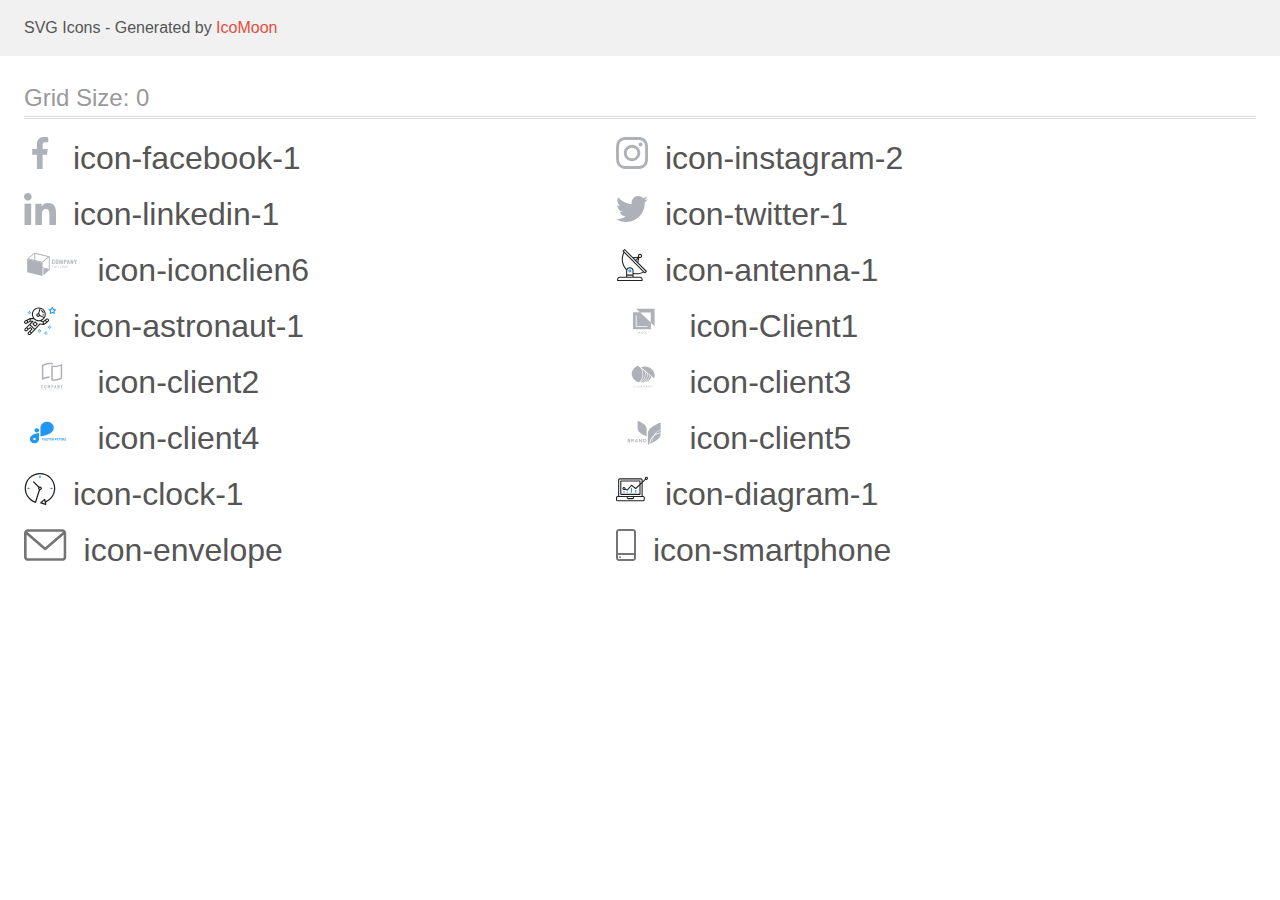
<file: images/icomoon/demo.html>
<!doctype html>
<html>
<head>
    <title>IcoMoon - SVG Icons</title>
    <meta charset="utf-8">
    <meta name="viewport" content="width=device-width, initial-scale=1">
    <link rel="stylesheet" href="demo-files/demo.css">
    <link rel="stylesheet" href="style.css">
</head>
<body>
<svg aria-hidden="true" style="position: absolute; width: 0; height: 0; overflow: hidden;" version="1.1" xmlns="http://www.w3.org/2000/svg" xmlns:xlink="http://www.w3.org/1999/xlink">
<defs>
<symbol id="icon-facebook-1" viewBox="0 0 32 32">
<path fill="#afb1b8" style="fill: var(--color1, #afb1b8)" d="M21.329 5.313h2.921v-5.088c-0.504-0.069-2.237-0.225-4.256-0.225-4.212 0-7.097 2.649-7.097 7.519v4.481h-4.648v5.688h4.648v14.312h5.699v-14.311h4.46l0.708-5.688h-5.169v-3.919c0.001-1.644 0.444-2.769 2.735-2.769z"></path>
</symbol>
<symbol id="icon-instagram-2" viewBox="0 0 32 32">
<path fill="#afb1b8" style="fill: var(--color1, #afb1b8)" d="M31.969 9.408c-0.075-1.7-0.35-2.869-0.744-3.882-0.406-1.075-1.032-2.038-1.851-2.838-0.8-0.813-1.769-1.444-2.832-1.844-1.019-0.394-2.182-0.669-3.882-0.744-1.713-0.081-2.257-0.1-6.601-0.1s-4.888 0.019-6.595 0.094c-1.7 0.075-2.869 0.35-3.882 0.744-1.075 0.406-2.038 1.031-2.838 1.85-0.813 0.8-1.444 1.769-1.844 2.832-0.394 1.019-0.669 2.182-0.744 3.882-0.081 1.713-0.1 2.257-0.1 6.601s0.019 4.888 0.094 6.595c0.075 1.7 0.35 2.869 0.744 3.882 0.406 1.075 1.038 2.038 1.85 2.838 0.8 0.813 1.769 1.444 2.832 1.844 1.019 0.394 2.182 0.669 3.882 0.744 1.706 0.075 2.25 0.094 6.595 0.094s4.888-0.019 6.595-0.094c1.7-0.075 2.869-0.35 3.882-0.744 2.151-0.832 3.851-2.532 4.682-4.682 0.394-1.019 0.669-2.182 0.744-3.882 0.075-1.707 0.094-2.251 0.094-6.595s-0.006-4.888-0.081-6.595zM29.087 22.473c-0.069 1.563-0.331 2.407-0.55 2.969-0.538 1.394-1.644 2.5-3.038 3.038-0.563 0.219-1.413 0.481-2.969 0.55-1.688 0.075-2.194 0.094-6.464 0.094s-4.782-0.019-6.464-0.094c-1.563-0.069-2.407-0.331-2.969-0.55-0.694-0.256-1.325-0.663-1.838-1.194-0.531-0.519-0.938-1.144-1.194-1.838-0.219-0.563-0.481-1.413-0.55-2.969-0.075-1.688-0.094-2.194-0.094-6.464s0.019-4.782 0.094-6.464c0.069-1.563 0.331-2.407 0.55-2.969 0.256-0.694 0.663-1.325 1.2-1.838 0.519-0.531 1.144-0.938 1.838-1.194 0.563-0.219 1.413-0.481 2.969-0.55 1.688-0.075 2.194-0.094 6.464-0.094 4.276 0 4.782 0.019 6.464 0.094 1.563 0.069 2.407 0.331 2.969 0.55 0.694 0.256 1.325 0.662 1.838 1.194 0.531 0.519 0.938 1.144 1.194 1.838 0.219 0.563 0.481 1.413 0.55 2.969 0.075 1.688 0.094 2.194 0.094 6.464s-0.019 4.77-0.094 6.458z"></path>
<path fill="#afb1b8" style="fill: var(--color1, #afb1b8)" d="M16.059 7.783c-4.538 0-8.22 3.682-8.22 8.22s3.682 8.22 8.22 8.22c4.539 0 8.22-3.682 8.22-8.22s-3.682-8.22-8.22-8.22zM16.059 21.335c-2.944 0-5.332-2.388-5.332-5.332s2.388-5.332 5.332-5.332c2.944 0 5.332 2.388 5.332 5.332s-2.388 5.332-5.332 5.332z"></path>
<path fill="#afb1b8" style="fill: var(--color1, #afb1b8)" d="M26.524 7.458c0 1.060-0.859 1.919-1.919 1.919s-1.919-0.859-1.919-1.919c0-1.060 0.859-1.919 1.919-1.919s1.919 0.859 1.919 1.919z"></path>
</symbol>
<symbol id="icon-linkedin-1" viewBox="0 0 32 32">
<path fill="#afb1b8" style="fill: var(--color1, #afb1b8)" d="M31.992 32v-0.001h0.008v-11.736c0-5.741-1.236-10.164-7.948-10.164-3.227 0-5.392 1.771-6.276 3.449h-0.093v-2.913h-6.364v21.364h6.627v-10.579c0-2.785 0.528-5.479 3.977-5.479 3.399 0 3.449 3.179 3.449 5.657v10.401h6.62z"></path>
<path fill="#afb1b8" style="fill: var(--color1, #afb1b8)" d="M0.528 10.636h6.635v21.364h-6.635v-21.364z"></path>
<path fill="#afb1b8" style="fill: var(--color1, #afb1b8)" d="M3.843 0c-2.121 0-3.843 1.721-3.843 3.843s1.721 3.879 3.843 3.879c2.121 0 3.843-1.757 3.843-3.879-0.001-2.121-1.723-3.843-3.843-3.843v0z"></path>
</symbol>
<symbol id="icon-twitter-1" viewBox="0 0 32 32">
<path fill="#afb1b8" style="fill: var(--color1, #afb1b8)" d="M32 6.078c-1.19 0.522-2.458 0.868-3.78 1.036 1.36-0.812 2.398-2.088 2.886-3.626-1.268 0.756-2.668 1.29-4.16 1.588-1.204-1.282-2.92-2.076-4.792-2.076-3.632 0-6.556 2.948-6.556 6.562 0 0.52 0.044 1.020 0.152 1.496-5.454-0.266-10.28-2.88-13.522-6.862-0.566 0.982-0.898 2.106-0.898 3.316 0 2.272 1.17 4.286 2.914 5.452-1.054-0.020-2.088-0.326-2.964-0.808 0 0.020 0 0.046 0 0.072 0 3.188 2.274 5.836 5.256 6.446-0.534 0.146-1.116 0.216-1.72 0.216-0.42 0-0.844-0.024-1.242-0.112 0.85 2.598 3.262 4.508 6.13 4.57-2.232 1.746-5.066 2.798-8.134 2.798-0.538 0-1.054-0.024-1.57-0.090 2.906 1.874 6.35 2.944 10.064 2.944 12.072 0 18.672-10 18.672-18.668 0-0.29-0.010-0.57-0.024-0.848 1.302-0.924 2.396-2.078 3.288-3.406z"></path>
</symbol>
<symbol id="icon-iconclien6" viewBox="0 0 57 32">
<path fill="#afb1b8" style="fill: var(--color1, #afb1b8)" d="M28.493 14.618c-0.236-0.315-0.349-0.686-0.323-1.061v-1.538c0-0.471 0.107-0.83 0.321-1.075s0.581-0.367 1.102-0.366c0.489 0 0.836 0.104 1.042 0.313 0.224 0.266 0.333 0.592 0.308 0.92v0.361h-0.875v-0.366c0.003-0.12-0.005-0.24-0.025-0.358-0.013-0.081-0.057-0.156-0.125-0.213-0.090-0.061-0.203-0.091-0.317-0.083-0.12-0.008-0.239 0.024-0.333 0.088-0.076 0.063-0.127 0.145-0.145 0.235-0.025 0.126-0.037 0.253-0.034 0.38v1.866c-0.014 0.18 0.025 0.36 0.112 0.524 0.044 0.055 0.104 0.099 0.175 0.127s0.149 0.038 0.226 0.029c0.112 0.008 0.223-0.022 0.31-0.084 0.071-0.061 0.117-0.141 0.13-0.227 0.020-0.124 0.030-0.249 0.027-0.374v-0.379h0.875v0.346c0.025 0.342-0.082 0.682-0.303 0.967-0.201 0.228-0.544 0.343-1.047 0.343s-0.884-0.122-1.1-0.375z"></path>
<path fill="#afb1b8" style="fill: var(--color1, #afb1b8)" d="M32.137 14.633c-0.221-0.239-0.332-0.588-0.332-1.050v-1.617c0-0.457 0.11-0.802 0.332-1.037s0.591-0.351 1.109-0.35c0.515 0 0.882 0.117 1.103 0.35 0.221 0.235 0.333 0.58 0.333 1.037v1.617c0 0.457-0.112 0.807-0.337 1.048s-0.591 0.361-1.1 0.361c-0.509 0-0.886-0.122-1.109-0.36zM33.654 14.245c0.079-0.15 0.115-0.314 0.105-0.479v-1.98c0.010-0.161-0.025-0.322-0.103-0.469-0.044-0.057-0.106-0.101-0.179-0.129s-0.152-0.037-0.231-0.027c-0.079-0.009-0.159 0-0.231 0.028s-0.135 0.072-0.18 0.129c-0.080 0.146-0.116 0.308-0.105 0.469v1.99c-0.011 0.165 0.025 0.329 0.105 0.479 0.051 0.050 0.114 0.091 0.185 0.119s0.147 0.042 0.225 0.042c0.078 0 0.154-0.014 0.225-0.042s0.134-0.068 0.185-0.119v-0.009z"></path>
<path fill="#afb1b8" style="fill: var(--color1, #afb1b8)" d="M35.735 10.626h0.942l0.708 2.984 0.725-2.984h0.917l0.092 4.308h-0.678l-0.072-2.994-0.699 2.994h-0.544l-0.725-3.005-0.067 3.005h-0.685l0.085-4.308z"></path>
<path fill="#afb1b8" style="fill: var(--color1, #afb1b8)" d="M40.176 10.626h1.468c0.846 0 1.268 0.408 1.268 1.223 0 0.781-0.445 1.171-1.335 1.17h-0.5v1.915h-0.906l0.005-4.308zM41.43 12.467c0.090 0.010 0.18 0.003 0.266-0.021s0.165-0.063 0.232-0.115c0.104-0.146 0.15-0.316 0.13-0.486 0.005-0.131-0.010-0.263-0.044-0.391-0.013-0.043-0.036-0.083-0.067-0.118s-0.070-0.065-0.114-0.087c-0.126-0.052-0.265-0.076-0.404-0.069h-0.352v1.287h0.352z"></path>
<path fill="#afb1b8" style="fill: var(--color1, #afb1b8)" d="M44.218 10.626h0.973l0.998 4.308h-0.844l-0.197-0.993h-0.868l-0.203 0.993h-0.857l0.998-4.308zM45.050 13.441l-0.339-1.808-0.339 1.808h0.678z"></path>
<path fill="#afb1b8" style="fill: var(--color1, #afb1b8)" d="M46.996 10.626h0.634l1.214 2.457v-2.457h0.752v4.308h-0.603l-1.221-2.565v2.565h-0.777l0.002-4.308z"></path>
<path fill="#afb1b8" style="fill: var(--color1, #afb1b8)" d="M51.357 13.291l-1.009-2.659h0.85l0.616 1.708 0.578-1.708h0.832l-0.997 2.659v1.642h-0.87v-1.642z"></path>
<path fill="#afb1b8" style="fill: var(--color1, #afb1b8)" d="M29.892 16.817v0.225h-0.739v1.75h-0.31v-1.75h-0.743v-0.225h1.792z"></path>
<path fill="#afb1b8" style="fill: var(--color1, #afb1b8)" d="M32.209 18.793h-0.239c-0.024 0.001-0.048-0.005-0.067-0.019-0.018-0.011-0.032-0.027-0.040-0.045l-0.214-0.469h-1.026l-0.214 0.469c-0.006 0.020-0.017 0.038-0.033 0.053-0.019 0.013-0.043 0.020-0.067 0.019h-0.239l0.906-1.976h0.315l0.917 1.968zM30.709 18.059h0.855l-0.362-0.804c-0.027-0.061-0.049-0.123-0.067-0.186-0.013 0.038-0.024 0.073-0.034 0.105l-0.033 0.083-0.359 0.802z"></path>
<path fill="#afb1b8" style="fill: var(--color1, #afb1b8)" d="M33.771 18.599c0.057 0.003 0.114 0.003 0.17 0 0.049-0.004 0.097-0.012 0.145-0.023 0.044-0.009 0.088-0.021 0.13-0.036 0.040-0.014 0.080-0.031 0.121-0.048v-0.444h-0.362c-0.009 0-0.018-0.001-0.026-0.003s-0.016-0.007-0.023-0.012c-0.006-0.004-0.011-0.010-0.014-0.016s-0.005-0.013-0.004-0.020v-0.152h0.703v0.757c-0.057 0.035-0.118 0.067-0.181 0.094-0.065 0.028-0.132 0.050-0.201 0.067-0.074 0.019-0.15 0.032-0.227 0.041-0.088 0.008-0.176 0.013-0.264 0.012-0.156 0.001-0.311-0.024-0.457-0.073-0.136-0.047-0.259-0.117-0.362-0.206-0.101-0.090-0.18-0.196-0.234-0.313-0.057-0.131-0.085-0.27-0.083-0.41-0.002-0.141 0.026-0.281 0.082-0.413 0.052-0.117 0.132-0.224 0.234-0.313 0.103-0.089 0.227-0.159 0.362-0.205 0.155-0.050 0.32-0.075 0.486-0.074 0.084-0 0.169 0.006 0.252 0.017 0.074 0.010 0.146 0.027 0.216 0.050 0.063 0.021 0.124 0.047 0.181 0.078 0.056 0.031 0.108 0.065 0.158 0.103l-0.087 0.122c-0.007 0.011-0.017 0.021-0.029 0.027s-0.027 0.010-0.041 0.010c-0.020-0.001-0.040-0.006-0.056-0.016-0.027-0.013-0.056-0.028-0.089-0.047-0.038-0.021-0.079-0.039-0.121-0.053-0.054-0.019-0.11-0.033-0.167-0.044-0.076-0.012-0.153-0.018-0.23-0.017-0.12-0.001-0.238 0.017-0.35 0.055-0.101 0.035-0.192 0.088-0.266 0.156-0.075 0.071-0.132 0.155-0.169 0.246-0.081 0.214-0.081 0.445 0 0.659 0.040 0.093 0.101 0.178 0.181 0.249 0.074 0.068 0.164 0.121 0.265 0.156 0.115 0.034 0.237 0.047 0.359 0.039z"></path>
<path fill="#afb1b8" style="fill: var(--color1, #afb1b8)" d="M36.659 18.567h0.989v0.225h-1.292v-1.976h0.31l-0.007 1.75z"></path>
<path fill="#afb1b8" style="fill: var(--color1, #afb1b8)" d="M38.678 18.792h-0.31v-1.976h0.31v1.976z"></path>
<path fill="#afb1b8" style="fill: var(--color1, #afb1b8)" d="M39.83 16.826c0.018 0.009 0.034 0.021 0.047 0.036l1.324 1.489c-0.002-0.023-0.002-0.047 0-0.070 0-0.022 0-0.044 0-0.064v-1.408h0.27v1.984h-0.156c-0.023 0.002-0.046-0.002-0.067-0.011-0.019-0.010-0.035-0.023-0.049-0.038l-1.323-1.488c0 0.023 0 0.045 0 0.067s0 0.042 0 0.061v1.408h-0.259v-1.976h0.161c0.017 0 0.035 0.003 0.051 0.009z"></path>
<path fill="#afb1b8" style="fill: var(--color1, #afb1b8)" d="M43.753 16.817v0.217h-1.098v0.652h0.89v0.21h-0.89v0.674h1.098v0.217h-1.417v-1.971h1.417z"></path>
<path fill="#afb1b8" style="fill: var(--color1, #afb1b8)" d="M11.286 4.616l13.757 3.372v11.818l-13.757-3.371v-11.819zM10.404 3.609v13.401l15.52 3.806v-13.399l-15.52-3.807z"></path>
<path fill="#afb1b8" style="fill: var(--color1, #afb1b8)" d="M18.722 27.036l-15.522-3.809v-13.399l15.522 3.807v13.401z"></path>
<path fill="#afb1b8" style="fill: var(--color1, #afb1b8)" d="M10.661 4.465l13.578 3.33-5.774 4.987-13.58-3.332 5.776-4.985zM10.404 3.609l-7.204 6.219 15.522 3.807 7.202-6.219-15.52-3.807z"></path>
<path fill="#afb1b8" style="fill: var(--color1, #afb1b8)" d="M19.595 26.282l6.329-5.465-6.329-1.553v7.018z"></path>
</symbol>
<symbol id="icon-antenna-1" viewBox="0 0 32 32">
<path fill="#212121" style="fill: var(--color2, #212121)" d="M30.773 22.098l-8.443-8.505 0.937-4.615c0.242 0.094 0.499 0.144 0.758 0.146h0.006c1.192 0.014 2.17-0.941 2.184-2.133s-0.941-2.17-2.133-2.184c-1.192-0.014-2.17 0.941-2.184 2.133-0.003 0.255 0.039 0.509 0.125 0.749l-4.96 0.605-8.091-8.133c-0.099-0.101-0.235-0.159-0.377-0.16-0.14 0.001-0.274 0.056-0.373 0.155l-1.513 1.504c-0.208 0.208-0.208 0.546 0 0.754l0.814 0.826c-3.153 5.798-2.129 12.978 2.519 17.663 0.043 0.041 0.092 0.074 0.146 0.098-0.034 0.18-0.051 0.364-0.052 0.547v6.187h-6.4c-1.472 0.002-2.665 1.195-2.667 2.667v1.067c0 0.295 0.239 0.533 0.533 0.533h24.533c0.295 0 0.533-0.239 0.533-0.533v-1.067c-0.002-1.472-1.195-2.665-2.667-2.667h-6.4v-2.742c1.003 0.21 2.024 0.317 3.049 0.32 2.458-0.003 4.877-0.615 7.040-1.783l0.818 0.823c0.099 0.101 0.235 0.159 0.377 0.16 0.14-0.001 0.274-0.056 0.373-0.155l1.513-1.504c0.208-0.208 0.208-0.546 0-0.754zM23.28 6.233c0.418-0.415 1.093-0.414 1.508 0.004s0.414 1.093-0.004 1.508c-0.2 0.199-0.47 0.31-0.752 0.31h-0.003c-0.589-0.003-1.064-0.483-1.061-1.072 0.002-0.282 0.115-0.552 0.314-0.751h-0.002zM22.024 9.738l-0.598 2.946-1.175-1.182 1.774-1.763zM21.419 8.836l-1.92 1.909-1.485-1.493 3.405-0.415zM24.004 28.8c0.884 0 1.6 0.716 1.6 1.6v0.533h-23.467v-0.533c0-0.884 0.716-1.6 1.6-1.6h20.267zM16.537 26.667v1.067h-5.333v-1.067h5.333zM11.204 25.6v-4.053c0-1.294 1.196-2.347 2.667-2.347s2.667 1.053 2.667 2.347v4.053h-5.333zM17.604 23.904v-2.357c0-1.882-1.675-3.413-3.733-3.413-1.331-0.020-2.576 0.657-3.281 1.786-4.058-4.274-4.971-10.645-2.279-15.887l18.602 18.708c-2.872 1.461-6.165 1.873-9.309 1.163zM28.893 23.22l-21.057-21.181 0.755-0.752 7.935 7.98c0.004 0 0.006 0.007 0.010 0.010l13.115 13.191-0.757 0.752z"></path>
<path fill="#2196f3" style="fill: var(--color3, #2196f3)" d="M13.876 20.267h-0.005c-0.884-0.001-1.601 0.714-1.602 1.598s0.714 1.601 1.598 1.602h0.005c0.884 0.001 1.601-0.714 1.602-1.598s-0.714-1.601-1.598-1.602zM14.249 22.245c-0.1 0.1-0.236 0.156-0.378 0.155-0.295-0.002-0.532-0.242-0.531-0.536 0.001-0.141 0.057-0.276 0.157-0.375s0.233-0.154 0.373-0.155c0.295 0.002 0.532 0.241 0.53 0.536-0.001 0.141-0.057 0.276-0.157 0.375h0.005z"></path>
</symbol>
<symbol id="icon-astronaut-1" viewBox="0 0 32 32">
<path fill="#2196f3" style="fill: var(--color3, #2196f3)" d="M31.974 4.524c-0.063-0.193-0.229-0.333-0.43-0.363l-1.91-0.278-0.855-1.731c-0.179-0.365-0.777-0.365-0.956 0l-0.855 1.731-1.91 0.278c-0.201 0.029-0.367 0.17-0.431 0.363-0.062 0.193-0.011 0.405 0.135 0.547l1.383 1.348-0.326 1.903c-0.034 0.2 0.048 0.402 0.212 0.522 0.166 0.121 0.382 0.135 0.562 0.040l1.709-0.899 1.709 0.899c0.078 0.041 0.164 0.061 0.249 0.061 0.11 0 0.221-0.034 0.314-0.102 0.164-0.119 0.246-0.322 0.212-0.522l-0.326-1.903 1.383-1.348c0.145-0.142 0.197-0.354 0.135-0.547zM29.511 5.851c-0.125 0.122-0.183 0.299-0.153 0.472l0.191 1.114-1-0.526c-0.078-0.041-0.163-0.061-0.249-0.061s-0.17 0.020-0.249 0.061l-1.001 0.526 0.191-1.114c0.030-0.173-0.028-0.349-0.153-0.472l-0.81-0.789 1.119-0.163c0.174-0.025 0.324-0.134 0.402-0.292l0.5-1.013 0.5 1.013c0.078 0.157 0.228 0.267 0.402 0.292l1.119 0.163-0.809 0.789z"></path>
<path fill="#2196f3" style="fill: var(--color3, #2196f3)" d="M26.134 20.522h-1.067v1.067h1.067v-1.067z"></path>
<path fill="#2196f3" style="fill: var(--color3, #2196f3)" d="M26.134 22.656h-1.067v1.067h1.067v-1.067z"></path>
<path fill="#2196f3" style="fill: var(--color3, #2196f3)" d="M27.2 21.589h-1.067v1.067h1.067v-1.067z"></path>
<path fill="#2196f3" style="fill: var(--color3, #2196f3)" d="M25.067 21.589h-1.067v1.067h1.067v-1.067z"></path>
<path fill="#2196f3" style="fill: var(--color3, #2196f3)" d="M22.4 26.389h-1.067v1.067h1.067v-1.067z"></path>
<path fill="#2196f3" style="fill: var(--color3, #2196f3)" d="M22.4 28.522h-1.067v1.067h1.067v-1.067z"></path>
<path fill="#2196f3" style="fill: var(--color3, #2196f3)" d="M23.467 27.456h-1.067v1.067h1.067v-1.067z"></path>
<path fill="#2196f3" style="fill: var(--color3, #2196f3)" d="M21.333 27.456h-1.067v1.067h1.067v-1.067z"></path>
<path fill="#2196f3" style="fill: var(--color3, #2196f3)" d="M16 24.256h-1.067v1.067h1.067v-1.067z"></path>
<path fill="#2196f3" style="fill: var(--color3, #2196f3)" d="M16 26.389h-1.067v1.067h1.067v-1.067z"></path>
<path fill="#2196f3" style="fill: var(--color3, #2196f3)" d="M17.067 25.322h-1.067v1.067h1.067v-1.067z"></path>
<path fill="#2196f3" style="fill: var(--color3, #2196f3)" d="M14.933 25.322h-1.067v1.067h1.067v-1.067z"></path>
<path fill="#2196f3" style="fill: var(--color3, #2196f3)" d="M5.867 6.122h-1.067v1.067h1.067v-1.067z"></path>
<path fill="#2196f3" style="fill: var(--color3, #2196f3)" d="M5.867 8.255h-1.067v1.067h1.067v-1.067z"></path>
<path fill="#2196f3" style="fill: var(--color3, #2196f3)" d="M6.933 7.189h-1.067v1.067h1.067v-1.067z"></path>
<path fill="#2196f3" style="fill: var(--color3, #2196f3)" d="M4.8 7.189h-1.067v1.067h1.067v-1.067z"></path>
<path fill="#212121" style="fill: var(--color2, #212121)" d="M24.715 14.159c-0.287-0.388-0.709-0.637-1.188-0.705-0.481-0.068-0.956 0.058-1.34 0.352l-1.252 0.96-1.898 1.417-1.358-0.541c2.421-1.086 4.114-3.508 4.114-6.32 0-3.823-3.123-6.933-6.961-6.933s-6.961 3.11-6.961 6.933c0 1.386 0.414 2.674 1.12 3.758l-2.764-0.024c-0.002 0-0.003 0-0.005 0-0.009 0-0.015 0.004-0.023 0.005-0.053 0.002-0.105 0.013-0.155 0.031-0.013 0.005-0.026 0.008-0.038 0.013-0.006 0.003-0.013 0.003-0.019 0.006l-3.233 1.596c-0.001 0-0.001 0-0.001 0.001l-1.893 0.911c-0.021 0.009-0.042 0.021-0.063 0.035-0.755 0.502-1.012 1.489-0.598 2.295 0.22 0.429 0.595 0.745 1.056 0.889 0.178 0.055 0.359 0.083 0.539 0.083 0.29 0 0.577-0.071 0.839-0.211l1.388-0.738 2.264-1.169 1.357-0.008-5.442 5.416c-0.001 0.001-0.001 0.001-0.002 0.001l-1.339 1.333c-0.316 0.315-0.49 0.732-0.49 1.178s0.174 0.863 0.49 1.179c0.325 0.323 0.752 0.485 1.179 0.485s0.854-0.162 1.18-0.485l1.314-1.309 1.741-1.3 0.901 0.897-1.762 1.754c-0 0.001-0.001 0.001-0.002 0.001l-1.339 1.333c-0.316 0.315-0.49 0.732-0.49 1.178s0.174 0.863 0.49 1.179c0.325 0.323 0.753 0.485 1.18 0.485s0.855-0.162 1.18-0.485l3.482-3.467c0.001-0.001 0.001-0.001 0.001-0.002l1.010-1-0.004-0.004c0.006-0.006 0.015-0.009 0.022-0.015l5.166-5.658 3.471 0.494c0.025 0.004 0.050 0.005 0.075 0.005 0.065 0 0.127-0.015 0.187-0.038 0.018-0.006 0.033-0.015 0.050-0.023 0.019-0.010 0.039-0.015 0.058-0.027l3.213-2.133c0.012-0.008 0.018-0.021 0.029-0.029 0.013-0.010 0.029-0.014 0.041-0.026l1.271-1.191c0.662-0.62 0.753-1.635 0.212-2.362zM2.13 17.77c-0.173 0.093-0.37 0.111-0.558 0.052-0.187-0.058-0.338-0.186-0.427-0.358-0.161-0.314-0.068-0.695 0.214-0.902l1.314-0.632 0.449 1.312-0.992 0.528zM5.628 15.942l-1.548 0.8-0.439-1.283 2.027-1.001-0.040 1.484zM20.727 9.322c0 0.918-0.219 1.785-0.599 2.559l-4.181-1.899c-0.044-0.573-0.341-1.075-0.788-1.388l1.464-4.86c2.378 0.756 4.105 2.974 4.105 5.588zM8.938 9.322c0-3.235 2.644-5.867 5.894-5.867 0.253 0 0.5 0.021 0.745 0.052l-1.432 4.754c-0.019-0.001-0.037-0.006-0.057-0.006-1.033 0-1.873 0.837-1.873 1.867s0.84 1.867 1.873 1.867c0.694 0 1.294-0.383 1.618-0.945l3.862 1.755c-1.075 1.446-2.795 2.39-4.737 2.39-3.25 0-5.894-2.632-5.894-5.867zM14.894 10.122c0 0.441-0.362 0.8-0.806 0.8s-0.806-0.359-0.806-0.8c0-0.441 0.362-0.8 0.806-0.8s0.806 0.359 0.806 0.8zM2.465 25.146c-0.236 0.234-0.619 0.234-0.854 0.001-0.114-0.114-0.176-0.263-0.176-0.423s0.062-0.309 0.176-0.421l0.962-0.958 0.851 0.848-0.959 0.955zM5.679 28.88c-0.236 0.234-0.619 0.235-0.855 0.001-0.114-0.114-0.176-0.263-0.176-0.423s0.062-0.309 0.176-0.421l0.963-0.959 0.852 0.848-0.96 0.955zM9.16 25.411c-0.001 0-0.001 0-0.002 0.001l-1.765 1.76-0.852-0.848 1.763-1.755c0 0 0 0 0-0s0.001-0.001 0.002-0.001c0.040-0.040 0.065-0.088 0.090-0.135 0.007-0.014 0.020-0.026 0.026-0.040 0.017-0.041 0.019-0.085 0.026-0.129 0.003-0.025 0.014-0.047 0.014-0.073 0-0.036-0.013-0.070-0.020-0.106-0.006-0.032-0.006-0.065-0.019-0.095-0.020-0.050-0.055-0.094-0.091-0.138-0.010-0.012-0.014-0.027-0.025-0.038 0 0 0 0-0.001 0s-0.001-0.002-0.001-0.002l-1.607-1.6c-0.017-0.017-0.039-0.024-0.058-0.038-0.028-0.022-0.055-0.042-0.087-0.058-0.030-0.015-0.061-0.024-0.093-0.033-0.034-0.010-0.067-0.017-0.103-0.020-0.033-0.002-0.063 0.001-0.095 0.005-0.036 0.004-0.069 0.009-0.104 0.020-0.034 0.011-0.063 0.027-0.094 0.045-0.020 0.011-0.042 0.015-0.061 0.029l-1.773 1.324-0.901-0.897 2.399-2.386 4.361 4.289-0.928 0.919zM15.979 18.394c-0.015-0.002-0.030 0.004-0.045 0.003-0.039-0.002-0.076 0.001-0.115 0.007-0.030 0.005-0.059 0.011-0.088 0.021-0.034 0.012-0.065 0.028-0.097 0.047-0.030 0.018-0.057 0.037-0.083 0.061-0.013 0.011-0.028 0.017-0.040 0.029l-4.698 5.146-4.328-4.257 2.833-2.818c0.209-0.208 0.21-0.546 0.002-0.755-0.105-0.105-0.243-0.157-0.381-0.156v-0.001l-2.219 0.013 0.028-1.607 3.104 0.027c1.265 1.294 3.029 2.101 4.981 2.101 0.437 0 0.864-0.045 1.279-0.123 0.040 0.032 0.079 0.065 0.13 0.085l2.41 0.96 0.331 1.644-3.003-0.427zM20.020 18.572l-0.313-1.558 1.446-1.080 0.947 1.257-2.080 1.381zM23.774 15.741l-0.838 0.785-0.931-1.236 0.831-0.637c0.155-0.119 0.351-0.168 0.543-0.143 0.193 0.027 0.364 0.128 0.48 0.284 0.217 0.292 0.18 0.699-0.085 0.947z"></path>
<path fill="#212121" style="fill: var(--color2, #212121)" d="M13.602 18.544l-2.143-2.133c-0.207-0.207-0.545-0.207-0.753 0l-2.142 2.133c-0.1 0.101-0.157 0.236-0.157 0.378s0.056 0.278 0.157 0.378l2.142 2.133c0.104 0.103 0.241 0.155 0.377 0.155s0.273-0.052 0.376-0.155l2.143-2.133c0.1-0.1 0.157-0.236 0.157-0.378s-0.057-0.278-0.157-0.378zM11.083 20.303l-1.387-1.381 1.387-1.381 1.387 1.381-1.387 1.381z"></path>
<path fill="#212121" style="fill: var(--color2, #212121)" d="M17.164 5.071l-0.258 1.036c0.071 0.018 1.738 0.452 1.738 2.149h1.067c-0-2.017-1.666-2.965-2.547-3.185z"></path>
<path fill="#212121" style="fill: var(--color2, #212121)" d="M19.711 9.322h-1.067v1.067h1.067v-1.067z"></path>
</symbol>
<symbol id="icon-Client1" viewBox="0 0 57 32">
<path fill="#afb1b8" style="fill: var(--color1, #afb1b8)" d="M20.267 3.733l3.738 3.538-6.938-0.004v17.166h18.133v-6.564l3.733 3.534v-17.671h-18.667zM35.036 17.455l-10.597-10.032h10.597v10.032zM31.746 21.923h-11.81v-11.545h0.835v10.764h10.975v0.782zM22.725 26.72l-0.436 0.898-0.436-0.898h-0.366l0.637 1.198v0.698h0.331v-0.698l0.635-1.198h-0.365zM23.273 28.615l0.154-0.441h0.734l0.155 0.441h0.344l-0.717-1.896h-0.296l-0.716 1.896h0.342zM23.794 27.122l0.275 0.786h-0.549l0.275-0.786zM25.531 27.863c-0.048 0.073-0.072 0.153-0.072 0.241 0 0.16 0.056 0.29 0.168 0.389s0.263 0.148 0.451 0.148 0.349-0.051 0.484-0.152l0.107 0.126h0.367l-0.279-0.329c0.109-0.149 0.164-0.341 0.164-0.574h-0.275c0 0.128-0.026 0.243-0.079 0.348l-0.366-0.432 0.129-0.094c0.091-0.066 0.157-0.132 0.197-0.198s0.060-0.14 0.060-0.219c0-0.12-0.044-0.22-0.133-0.301s-0.201-0.122-0.339-0.122c-0.153 0-0.274 0.043-0.365 0.13s-0.135 0.203-0.135 0.352c0 0.061 0.014 0.124 0.043 0.189s0.081 0.144 0.155 0.237c-0.141 0.101-0.235 0.188-0.283 0.262zM26.386 28.282c-0.093 0.071-0.193 0.107-0.299 0.107-0.095 0-0.17-0.027-0.227-0.082s-0.085-0.126-0.085-0.214c0-0.102 0.052-0.192 0.156-0.271l0.040-0.029 0.414 0.488zM26.046 27.442c-0.089-0.11-0.134-0.202-0.134-0.275 0-0.063 0.018-0.116 0.055-0.158s0.085-0.063 0.147-0.063c0.057 0 0.105 0.018 0.142 0.053s0.056 0.077 0.056 0.126c0 0.075-0.027 0.136-0.081 0.184l-0.040 0.033-0.145 0.099zM29.132 28.472c0.13-0.114 0.205-0.272 0.224-0.474h-0.328c-0.017 0.135-0.059 0.232-0.124 0.29s-0.162 0.087-0.292 0.087c-0.142 0-0.249-0.054-0.323-0.161s-0.109-0.264-0.109-0.469v-0.168c0.002-0.202 0.041-0.355 0.117-0.46s0.188-0.158 0.331-0.158c0.123 0 0.217 0.030 0.28 0.091s0.104 0.158 0.12 0.294h0.328c-0.021-0.207-0.095-0.368-0.223-0.482s-0.296-0.171-0.505-0.171c-0.155 0-0.293 0.037-0.411 0.111s-0.209 0.179-0.272 0.315c-0.063 0.136-0.095 0.294-0.095 0.473v0.177c0.003 0.174 0.035 0.328 0.098 0.46s0.151 0.234 0.266 0.306c0.115 0.071 0.249 0.107 0.4 0.107 0.216 0 0.389-0.056 0.52-0.169zM31.068 28.206c0.064-0.141 0.096-0.304 0.096-0.49v-0.105c-0.001-0.185-0.034-0.347-0.099-0.486s-0.158-0.247-0.277-0.32c-0.119-0.075-0.256-0.112-0.41-0.112s-0.292 0.038-0.411 0.113c-0.119 0.075-0.211 0.183-0.277 0.324s-0.098 0.305-0.098 0.49v0.107c0.001 0.181 0.034 0.342 0.099 0.48s0.159 0.246 0.279 0.322c0.121 0.075 0.258 0.112 0.411 0.112 0.155 0 0.293-0.037 0.411-0.112s0.212-0.183 0.276-0.323zM30.716 27.135c0.080 0.112 0.12 0.273 0.12 0.483v0.099c0 0.214-0.040 0.376-0.119 0.487s-0.19 0.167-0.336 0.167c-0.144 0-0.257-0.057-0.339-0.171s-0.121-0.275-0.121-0.483v-0.109c0.002-0.204 0.043-0.362 0.122-0.473s0.192-0.168 0.335-0.168c0.146 0 0.258 0.056 0.337 0.168z"></path>
</symbol>
<symbol id="icon-client2" viewBox="0 0 57 32">
<path fill="#afb1b8" style="fill: var(--color1, #afb1b8)" d="M26.727 3.165h-0.073c-0.112-0.007-0.224-0.010-0.336-0.012v0h-0.243c-0.212 0-0.428 0.005-0.642 0.016-0.016-0.001-0.032-0.001-0.049 0-1.944 0.11-3.848 0.596-5.609 1.431l-0.231 0.111v11.809l0.54-0.183c0.474-0.163 0.978-0.309 1.5-0.445 1.411-0.362 2.861-0.555 4.317-0.574v1.551c-0.193 0.001-0.38 0.007-0.568 0.016h-0.045c-1.121 0.061-2.233 0.232-3.322 0.51-1.378 0.345-2.708 0.863-3.957 1.542v-15.145c1.298-0.757 2.695-1.325 4.151-1.688 1.278-0.33 2.593-0.5 3.913-0.504h0.228c0.273 0.007 0.538 0.019 0.788 0.038 0.658 0.046 1.31 0.15 1.95 0.311v1.527c-0.621-0.145-1.253-0.24-1.889-0.285-0.013-0.001-0.026-0.002-0.039-0.003-0.132-0.011-0.263-0.022-0.386-0.022zM29.415 4.726c0.339 0.026 0.689 0.038 1.044 0.038 1.388-0.005 2.769-0.182 4.114-0.528 1.378-0.346 2.706-0.865 3.956-1.543v14.875c-1.298 0.756-2.696 1.325-4.153 1.688-1.279 0.329-2.593 0.498-3.913 0.503-1 0.008-1.997-0.11-2.968-0.35v-14.971c0.229 0.053 0.465 0.102 0.706 0.142 0.394 0.066 0.81 0.115 1.214 0.145zM36.985 4.841l-0.54 0.182c-0.497 0.167-0.997 0.316-1.5 0.449-1.465 0.377-2.971 0.57-4.483 0.575-0.352 0-0.676-0.010-0.989-0.030l-0.43-0.028v12.148l0.37 0.033c0.343 0.030 0.696 0.045 1.052 0.045 1.191-0.005 2.377-0.159 3.531-0.457 0.95-0.238 1.874-0.57 2.759-0.991l0.231-0.111v-11.813z"></path>
<path fill="#afb1b8" style="fill: var(--color1, #afb1b8)" d="M19.060 24.113c-0.078-0.080-0.171-0.144-0.274-0.186s-0.214-0.061-0.326-0.057c-0.119-0.002-0.237 0.021-0.347 0.065-0.101 0.040-0.193 0.101-0.27 0.178s-0.135 0.17-0.174 0.271c-0.042 0.107-0.063 0.22-0.062 0.335v2.023c-0.005 0.143 0.022 0.284 0.080 0.415 0.048 0.104 0.117 0.196 0.202 0.271 0.081 0.068 0.176 0.117 0.278 0.144 0.098 0.028 0.2 0.042 0.302 0.042 0.113 0.001 0.224-0.023 0.326-0.070 0.101-0.044 0.193-0.108 0.27-0.187 0.075-0.079 0.135-0.171 0.177-0.271 0.043-0.102 0.065-0.212 0.065-0.323v-0.226h-0.529v0.18c0.002 0.062-0.009 0.123-0.031 0.18-0.017 0.043-0.043 0.082-0.077 0.114-0.033 0.026-0.070 0.046-0.111 0.058-0.036 0.012-0.073 0.018-0.111 0.019-0.047 0.006-0.095-0.002-0.139-0.021s-0.081-0.049-0.11-0.088c-0.050-0.081-0.074-0.176-0.070-0.271v-1.887c-0.003-0.105 0.019-0.208 0.065-0.302 0.027-0.043 0.066-0.077 0.112-0.098s0.097-0.030 0.147-0.024c0.046-0.002 0.091 0.008 0.132 0.028s0.077 0.049 0.104 0.086c0.059 0.078 0.090 0.173 0.088 0.271v0.175h0.524v-0.206c0.001-0.121-0.021-0.241-0.065-0.354-0.039-0.106-0.099-0.203-0.177-0.285z"></path>
<path fill="#afb1b8" style="fill: var(--color1, #afb1b8)" d="M22.202 24.090c-0.169-0.142-0.381-0.221-0.602-0.222-0.108 0-0.215 0.020-0.316 0.057-0.103 0.037-0.198 0.093-0.279 0.165-0.088 0.079-0.158 0.175-0.205 0.283-0.053 0.124-0.079 0.257-0.077 0.392v1.941c-0.004 0.137 0.023 0.272 0.077 0.397 0.048 0.104 0.118 0.197 0.205 0.271 0.081 0.075 0.176 0.133 0.279 0.171 0.101 0.037 0.208 0.056 0.316 0.057s0.215-0.020 0.316-0.057c0.105-0.038 0.202-0.096 0.286-0.171 0.084-0.076 0.152-0.168 0.2-0.271 0.054-0.125 0.081-0.261 0.077-0.397v-1.941c0.003-0.135-0.024-0.268-0.077-0.392-0.047-0.107-0.115-0.203-0.2-0.283zM21.955 26.706c0.004 0.052-0.003 0.104-0.021 0.152s-0.047 0.092-0.084 0.128c-0.070 0.059-0.158 0.091-0.249 0.091s-0.179-0.032-0.249-0.091c-0.037-0.036-0.066-0.080-0.084-0.128s-0.025-0.101-0.021-0.152v-1.941c-0.004-0.052 0.003-0.104 0.021-0.152s0.047-0.092 0.084-0.128c0.070-0.059 0.158-0.091 0.249-0.091s0.179 0.032 0.249 0.091c0.037 0.036 0.066 0.080 0.084 0.128s0.025 0.101 0.021 0.152v1.941z"></path>
<path fill="#afb1b8" style="fill: var(--color1, #afb1b8)" d="M26.329 27.573v-3.674h-0.509l-0.668 1.945h-0.009l-0.673-1.945h-0.503v3.674h0.525v-2.235h0.009l0.514 1.58h0.262l0.518-1.58h0.009v2.235h0.525z"></path>
<path fill="#afb1b8" style="fill: var(--color1, #afb1b8)" d="M29.311 24.157c-0.081-0.091-0.183-0.16-0.297-0.201-0.123-0.040-0.251-0.059-0.38-0.057h-0.78v3.674h0.523v-1.435h0.27c0.163 0.007 0.326-0.027 0.472-0.1 0.119-0.066 0.218-0.163 0.287-0.281 0.061-0.098 0.101-0.206 0.12-0.32 0.021-0.138 0.030-0.278 0.028-0.418 0.005-0.176-0.012-0.353-0.051-0.525-0.035-0.127-0.101-0.243-0.193-0.338zM29.041 25.277c-0.002 0.067-0.019 0.132-0.049 0.191-0.030 0.056-0.077 0.102-0.135 0.129-0.078 0.035-0.162 0.050-0.247 0.046h-0.239v-1.249h0.27c0.081-0.004 0.162 0.012 0.236 0.046 0.054 0.031 0.097 0.079 0.123 0.136 0.029 0.065 0.044 0.134 0.046 0.205 0 0.077 0 0.159 0 0.244s0.005 0.174 0 0.252h-0.005z"></path>
<path fill="#afb1b8" style="fill: var(--color1, #afb1b8)" d="M31.791 23.899h-0.429l-0.809 3.674h0.523l0.154-0.789h0.714l0.154 0.789h0.524l-0.83-3.674zM31.308 26.283l0.258-1.332h0.009l0.256 1.332h-0.524z"></path>
<path fill="#afb1b8" style="fill: var(--color1, #afb1b8)" d="M35.173 26.112h-0.009l-0.791-2.213h-0.503v3.674h0.523v-2.209h0.011l0.8 2.209h0.492v-3.674h-0.523v2.213z"></path>
<path fill="#afb1b8" style="fill: var(--color1, #afb1b8)" d="M38.372 23.899l-0.421 1.461h-0.011l-0.421-1.461h-0.554l0.719 2.121v1.553h0.524v-1.553l0.719-2.121h-0.554z"></path>
<path fill="#afb1b8" style="fill: var(--color1, #afb1b8)" d="M17.6 28.61h0.252v0.708h0.171v-0.708h0.251v-0.145h-0.675v0.145z"></path>
<path fill="#afb1b8" style="fill: var(--color1, #afb1b8)" d="M19.721 28.465l-0.331 0.853h0.182l0.070-0.194h0.34l0.073 0.194h0.186l-0.339-0.853h-0.182zM19.694 28.981l0.116-0.316 0.116 0.316h-0.232z"></path>
<path fill="#afb1b8" style="fill: var(--color1, #afb1b8)" d="M21.818 29.004h0.197v0.11c-0.058 0.046-0.129 0.071-0.202 0.072-0.034 0.002-0.069-0.004-0.1-0.019s-0.059-0.036-0.081-0.063c-0.045-0.065-0.068-0.143-0.063-0.222 0-0.19 0.082-0.285 0.246-0.285 0.043-0.004 0.086 0.007 0.121 0.032s0.061 0.062 0.072 0.104l0.169-0.033c-0.036-0.167-0.156-0.251-0.362-0.251-0.11-0.003-0.216 0.036-0.298 0.11-0.043 0.042-0.076 0.094-0.097 0.15s-0.030 0.117-0.025 0.178c-0.005 0.117 0.034 0.231 0.109 0.32 0.042 0.043 0.092 0.077 0.148 0.098s0.116 0.031 0.176 0.027c0.134 0.004 0.263-0.045 0.362-0.136v-0.336h-0.37v0.144z"></path>
<path fill="#afb1b8" style="fill: var(--color1, #afb1b8)" d="M23.959 28.465h-0.173v0.853h0.598v-0.145h-0.425v-0.708z"></path>
<path fill="#afb1b8" style="fill: var(--color1, #afb1b8)" d="M25.769 28.465h-0.173v0.853h0.173v-0.853z"></path>
<path fill="#afb1b8" style="fill: var(--color1, #afb1b8)" d="M27.539 29.035l-0.349-0.57h-0.167v0.853h0.161v-0.557l0.343 0.557h0.171v-0.853h-0.158v0.57z"></path>
<path fill="#afb1b8" style="fill: var(--color1, #afb1b8)" d="M29.14 28.943h0.425v-0.145h-0.425v-0.187h0.457v-0.145h-0.63v0.853h0.648v-0.145h-0.475v-0.231z"></path>
<path fill="#afb1b8" style="fill: var(--color1, #afb1b8)" d="M33.020 28.802h-0.336v-0.336h-0.171v0.853h0.171v-0.373h0.336v0.373h0.171v-0.853h-0.171v0.336z"></path>
<path fill="#afb1b8" style="fill: var(--color1, #afb1b8)" d="M34.629 28.943h0.426v-0.145h-0.426v-0.187h0.459v-0.145h-0.63v0.853h0.646v-0.145h-0.475v-0.231z"></path>
<path fill="#afb1b8" style="fill: var(--color1, #afb1b8)" d="M36.812 28.943c0.148-0.023 0.224-0.102 0.224-0.237 0.004-0.036-0.001-0.073-0.016-0.106s-0.038-0.062-0.068-0.083c-0.077-0.039-0.163-0.056-0.25-0.050h-0.362v0.853h0.171v-0.357h0.034c0.037-0.002 0.073 0.004 0.107 0.019 0.025 0.015 0.046 0.037 0.061 0.062l0.186 0.271h0.205l-0.104-0.167c-0.046-0.082-0.111-0.153-0.189-0.205zM36.64 28.825h-0.127v-0.214h0.135c0.059-0.005 0.118 0.002 0.174 0.020 0.012 0.011 0.022 0.025 0.029 0.040s0.009 0.032 0.009 0.049c-0.001 0.017-0.005 0.033-0.013 0.048s-0.019 0.027-0.032 0.037c-0.056 0.017-0.115 0.024-0.174 0.020z"></path>
<path fill="#afb1b8" style="fill: var(--color1, #afb1b8)" d="M38.458 28.943h0.425v-0.145h-0.425v-0.187h0.459v-0.145h-0.631v0.853h0.648v-0.145h-0.475v-0.231z"></path>
</symbol>
<symbol id="icon-client3" viewBox="0 0 57 32">
<path fill="#afb1b8" style="fill: var(--color1, #afb1b8)" d="M19.417 26.187c0.008 0 0.017 0.002 0.025 0.005s0.015 0.007 0.020 0.013l0.116 0.111c-0.090 0.090-0.202 0.162-0.327 0.211-0.147 0.053-0.305 0.079-0.464 0.076-0.149 0.003-0.298-0.021-0.436-0.071-0.125-0.045-0.237-0.113-0.329-0.2-0.094-0.089-0.166-0.194-0.212-0.308-0.051-0.127-0.076-0.261-0.074-0.396-0.002-0.135 0.025-0.27 0.080-0.397 0.051-0.115 0.127-0.22 0.225-0.308 0.099-0.087 0.218-0.155 0.349-0.201 0.143-0.048 0.296-0.072 0.449-0.071 0.143-0.003 0.285 0.019 0.417 0.064 0.115 0.043 0.221 0.104 0.313 0.178l-0.097 0.119c-0.007 0.008-0.015 0.016-0.025 0.021-0.012 0.007-0.025 0.010-0.039 0.009-0.015-0.001-0.030-0.005-0.042-0.013l-0.052-0.032-0.073-0.040c-0.031-0.015-0.064-0.028-0.097-0.039-0.043-0.013-0.087-0.024-0.132-0.032-0.057-0.009-0.115-0.013-0.173-0.013-0.111-0.001-0.22 0.017-0.323 0.053-0.096 0.034-0.182 0.084-0.253 0.149-0.073 0.069-0.128 0.15-0.164 0.238-0.041 0.101-0.061 0.207-0.060 0.313-0.002 0.108 0.018 0.216 0.060 0.318 0.035 0.087 0.090 0.167 0.161 0.236 0.067 0.064 0.149 0.114 0.241 0.147 0.095 0.034 0.197 0.051 0.3 0.050 0.059 0.001 0.119-0.003 0.177-0.010 0.096-0.010 0.188-0.039 0.269-0.085 0.041-0.023 0.079-0.049 0.115-0.078 0.015-0.012 0.035-0.020 0.055-0.020z"></path>
<path fill="#afb1b8" style="fill: var(--color1, #afb1b8)" d="M22.776 25.629c0.002 0.134-0.025 0.267-0.078 0.393-0.047 0.114-0.122 0.218-0.219 0.305s-0.214 0.155-0.344 0.2c-0.285 0.094-0.599 0.094-0.884 0-0.129-0.046-0.245-0.114-0.342-0.201-0.097-0.089-0.172-0.194-0.221-0.308-0.105-0.255-0.105-0.533 0-0.787 0.050-0.115 0.125-0.22 0.221-0.31 0.097-0.084 0.214-0.15 0.342-0.193 0.284-0.096 0.6-0.096 0.884 0 0.129 0.046 0.246 0.114 0.343 0.201 0.096 0.088 0.17 0.191 0.22 0.304 0.054 0.127 0.080 0.261 0.078 0.395zM22.47 25.629c0.002-0.107-0.016-0.214-0.055-0.316-0.033-0.087-0.086-0.168-0.156-0.236-0.068-0.065-0.152-0.116-0.246-0.149-0.207-0.069-0.436-0.069-0.643 0-0.094 0.033-0.178 0.084-0.246 0.149-0.071 0.068-0.125 0.149-0.157 0.236-0.074 0.206-0.074 0.426 0 0.632 0.033 0.087 0.086 0.168 0.157 0.236 0.068 0.065 0.152 0.115 0.246 0.148 0.207 0.067 0.435 0.067 0.643 0 0.093-0.033 0.177-0.083 0.246-0.148 0.070-0.069 0.123-0.149 0.156-0.236 0.039-0.102 0.058-0.209 0.055-0.316z"></path>
<path fill="#afb1b8" style="fill: var(--color1, #afb1b8)" d="M25.067 25.96l0.030 0.071c0.012-0.025 0.022-0.048 0.033-0.071 0.011-0.024 0.024-0.047 0.038-0.070l0.743-1.174c0.015-0.020 0.028-0.033 0.042-0.037 0.020-0.005 0.040-0.007 0.061-0.006h0.22v1.909h-0.26v-1.404c0-0.018 0-0.038 0-0.059-0.001-0.022-0.001-0.044 0-0.066l-0.747 1.19c-0.009 0.018-0.025 0.033-0.044 0.043s-0.041 0.016-0.064 0.016h-0.042c-0.023 0-0.045-0.005-0.064-0.016s-0.034-0.026-0.044-0.044l-0.769-1.198c0 0.023 0 0.046 0 0.068s0 0.043 0 0.061v1.404h-0.252v-1.905h0.22c0.021-0.001 0.041 0.001 0.061 0.006 0.018 0.008 0.032 0.021 0.041 0.037l0.759 1.175c0.015 0.022 0.028 0.045 0.038 0.068z"></path>
<path fill="#afb1b8" style="fill: var(--color1, #afb1b8)" d="M27.864 25.865v0.715h-0.291v-1.906h0.649c0.122-0.002 0.244 0.012 0.362 0.042 0.094 0.023 0.181 0.064 0.256 0.119 0.065 0.052 0.114 0.116 0.145 0.187 0.034 0.078 0.051 0.161 0.049 0.244 0.001 0.084-0.017 0.167-0.054 0.244-0.035 0.073-0.089 0.138-0.157 0.191-0.075 0.057-0.162 0.1-0.257 0.126-0.113 0.031-0.232 0.046-0.35 0.044l-0.352-0.005zM27.864 25.66h0.352c0.076 0.001 0.153-0.009 0.225-0.029 0.060-0.018 0.115-0.046 0.163-0.082 0.044-0.035 0.078-0.078 0.099-0.126 0.024-0.051 0.036-0.105 0.035-0.16 0.003-0.053-0.007-0.106-0.029-0.155s-0.057-0.094-0.102-0.13c-0.111-0.075-0.251-0.112-0.391-0.102h-0.352v0.786z"></path>
<path fill="#afb1b8" style="fill: var(--color1, #afb1b8)" d="M31.772 26.583h-0.23c-0.023 0.001-0.046-0.006-0.064-0.018-0.017-0.012-0.029-0.027-0.038-0.044l-0.198-0.461h-0.993l-0.205 0.461c-0.008 0.017-0.020 0.032-0.036 0.043-0.018 0.013-0.042 0.020-0.065 0.019h-0.23l0.872-1.909h0.302l0.884 1.909zM30.333 25.874h0.82l-0.346-0.777c-0.026-0.058-0.048-0.118-0.065-0.179l-0.034 0.1c-0.010 0.030-0.022 0.058-0.032 0.081l-0.343 0.776z"></path>
<path fill="#afb1b8" style="fill: var(--color1, #afb1b8)" d="M33.029 24.682c0.017 0.008 0.032 0.020 0.044 0.034l1.272 1.439c0-0.023 0-0.046 0-0.067s0-0.043 0-0.063v-1.352h0.26v1.909h-0.145c-0.021 0.001-0.041-0.003-0.060-0.011-0.018-0.009-0.034-0.021-0.047-0.035l-1.271-1.438c0.001 0.022 0.001 0.044 0 0.066 0 0.021 0 0.040 0 0.058v1.361h-0.26v-1.909h0.154c0.018-0 0.036 0.003 0.052 0.009z"></path>
<path fill="#afb1b8" style="fill: var(--color1, #afb1b8)" d="M36.748 25.823v0.758h-0.291v-0.758l-0.804-1.15h0.26c0.022-0.001 0.045 0.005 0.063 0.016 0.016 0.012 0.029 0.027 0.039 0.043l0.503 0.742c0.020 0.032 0.038 0.061 0.052 0.088s0.026 0.054 0.036 0.081l0.038-0.082c0.014-0.030 0.031-0.059 0.049-0.087l0.496-0.747c0.010-0.015 0.023-0.028 0.038-0.040 0.017-0.013 0.040-0.020 0.063-0.019h0.263l-0.806 1.155z"></path>
<path fill="#afb1b8" style="fill: var(--color1, #afb1b8)" d="M24.923 21.47c0.127 0.014 0.255 0.025 0.384 0.035 1.962-0.763 3.622-2.011 4.772-3.588s1.74-3.415 1.695-5.282l-2.162-1.879c0.44 1.988 0.234 4.043-0.594 5.935s-2.245 3.547-4.094 4.779z"></path>
<path fill="#afb1b8" style="fill: var(--color1, #afb1b8)" d="M24.151 21.383l0.058 0.010c1.975-1.228 3.482-2.942 4.323-4.921s0.981-4.133 0.4-6.181l-3.080-2.676c1.246 2.2 1.747 4.661 1.446 7.098s-1.393 4.75-3.147 6.67z"></path>
<path fill="#afb1b8" style="fill: var(--color1, #afb1b8)" d="M34.596 14.841c-0.523 2.052-1.794 3.902-3.624 5.276-0.534 0.404-1.111 0.763-1.722 1.074 1.49-0.38 2.859-1.053 4.003-1.966s2.030-2.042 2.592-3.3l-1.249-1.084z"></path>
<path fill="#afb1b8" style="fill: var(--color1, #afb1b8)" d="M34.106 14.539l-1.778-1.545c-0.034 1.762-0.61 3.483-1.669 4.986s-2.562 2.731-4.352 3.559h0.009c0.399-0 0.798-0.021 1.194-0.062 1.673-0.593 3.151-1.537 4.303-2.748s1.94-2.65 2.295-4.189z"></path>
<path fill="#afb1b8" style="fill: var(--color1, #afb1b8)" d="M24.409 6.486l-2.122-1.846c-1.897 0.637-3.528 1.756-4.68 3.212s-1.772 3.179-1.778 4.946v0c0.007 1.952 0.763 3.846 2.149 5.383s3.322 2.628 5.501 3.101c1.946-2.060 3.085-4.605 3.252-7.266s-0.647-5.299-2.323-7.53z"></path>
<path fill="#afb1b8" style="fill: var(--color1, #afb1b8)" d="M39.008 14.255c-0.008-2.316-1.070-4.535-2.955-6.173s-4.439-2.561-7.105-2.567c-1.232-0.001-2.453 0.196-3.602 0.582l12.99 11.286c0.445-0.998 0.673-2.058 0.672-3.128z"></path>
</symbol>
<symbol id="icon-client4" viewBox="0 0 57 32">
<path fill="#2196f3" style="fill: var(--color3, #2196f3)" d="M12.878 11.255h-0.002c-1.279 0-2.316 0.921-2.316 2.058v0.001c0 1.137 1.037 2.058 2.316 2.058h0.002c1.279 0 2.316-0.921 2.316-2.058v-0.001c0-1.137-1.037-2.058-2.316-2.058z"></path>
<path fill="#2196f3" style="fill: var(--color3, #2196f3)" d="M29.971 10.597c-0.004-1.579-0.711-3.092-1.967-4.208s-2.958-1.745-4.735-1.749v0c-1.777 0.003-3.48 0.631-4.737 1.748s-1.964 2.63-1.968 4.209v8.706c0 0 13.405-1.327 13.406-8.704v-0.001z"></path>
<path fill="#2196f3" style="fill: var(--color3, #2196f3)" d="M5.867 22.16c0.003 1.098 0.496 2.151 1.369 2.928s2.058 1.215 3.294 1.218c1.236-0.003 2.42-0.441 3.294-1.218s1.366-1.829 1.37-2.927v-6.057c0 0-9.327 0.924-9.327 6.056zM10.53 23.245c-0.242 0-0.478-0.064-0.678-0.183s-0.357-0.289-0.45-0.487c-0.092-0.198-0.117-0.417-0.069-0.627s0.163-0.404 0.334-0.556c0.171-0.152 0.388-0.255 0.625-0.297s0.482-0.020 0.706 0.062c0.223 0.082 0.414 0.221 0.548 0.4s0.206 0.388 0.206 0.603c0.001 0.143-0.031 0.284-0.092 0.417s-0.151 0.252-0.264 0.353c-0.114 0.101-0.248 0.182-0.397 0.236s-0.308 0.083-0.468 0.083v-0.004z"></path>
<path fill="#2196f3" style="fill: var(--color3, #2196f3)" d="M19.956 22.647h-0.9v0.93h-0.469v-2.275h1.481v0.38h-1.012v0.588h0.9v0.378zM22.209 22.491c0 0.224-0.040 0.42-0.119 0.589s-0.193 0.299-0.341 0.391c-0.147 0.092-0.316 0.137-0.506 0.137-0.189 0-0.357-0.045-0.505-0.136s-0.262-0.22-0.344-0.387c-0.081-0.169-0.122-0.363-0.123-0.581v-0.112c0-0.224 0.040-0.421 0.12-0.591 0.081-0.171 0.195-0.302 0.342-0.392 0.148-0.092 0.317-0.137 0.506-0.137s0.358 0.046 0.505 0.137c0.148 0.091 0.262 0.221 0.342 0.392 0.081 0.17 0.122 0.366 0.122 0.589v0.102zM21.734 22.388c0-0.238-0.043-0.42-0.128-0.544s-0.207-0.186-0.366-0.186c-0.157 0-0.279 0.061-0.364 0.184-0.085 0.122-0.129 0.301-0.13 0.538v0.111c0 0.232 0.043 0.412 0.128 0.541s0.208 0.192 0.369 0.192c0.157 0 0.278-0.061 0.363-0.184 0.084-0.124 0.127-0.304 0.128-0.541v-0.111zM23.73 22.98c0-0.089-0.031-0.156-0.094-0.203-0.063-0.048-0.175-0.098-0.337-0.15-0.163-0.053-0.291-0.105-0.386-0.156-0.258-0.14-0.387-0.328-0.387-0.564 0-0.123 0.034-0.232 0.103-0.328 0.070-0.097 0.169-0.172 0.298-0.227 0.13-0.054 0.276-0.081 0.438-0.081 0.163 0 0.307 0.030 0.434 0.089 0.127 0.058 0.226 0.141 0.295 0.248s0.106 0.229 0.106 0.366h-0.469c0-0.104-0.033-0.185-0.098-0.242s-0.158-0.087-0.277-0.087c-0.115 0-0.204 0.024-0.267 0.073-0.064 0.048-0.095 0.111-0.095 0.191 0 0.074 0.037 0.136 0.111 0.186 0.075 0.050 0.185 0.097 0.33 0.141 0.267 0.080 0.461 0.18 0.583 0.298s0.183 0.267 0.183 0.444c0 0.197-0.075 0.352-0.223 0.464-0.149 0.111-0.349 0.167-0.602 0.167-0.175 0-0.334-0.032-0.478-0.095-0.144-0.065-0.254-0.153-0.33-0.264s-0.113-0.241-0.113-0.388h0.47c0 0.251 0.15 0.377 0.45 0.377 0.111 0 0.198-0.022 0.261-0.067 0.063-0.046 0.094-0.109 0.094-0.191zM26.231 21.682h-0.697v1.895h-0.469v-1.895h-0.687v-0.38h1.853v0.38zM27.869 22.591h-0.9v0.609h1.056v0.377h-1.525v-2.275h1.522v0.38h-1.053v0.542h0.9v0.367zM29.142 22.744h-0.373v0.833h-0.469v-2.275h0.845c0.269 0 0.476 0.060 0.622 0.18s0.219 0.289 0.219 0.508c0 0.155-0.034 0.285-0.102 0.389-0.067 0.103-0.168 0.185-0.305 0.247l0.492 0.93v0.022h-0.503l-0.427-0.833zM28.769 22.365h0.378c0.118 0 0.209-0.030 0.273-0.089 0.065-0.060 0.097-0.143 0.097-0.248 0-0.107-0.031-0.192-0.092-0.253-0.060-0.061-0.154-0.092-0.28-0.092h-0.377v0.683zM31.609 22.775v0.802h-0.469v-2.275h0.887c0.171 0 0.321 0.031 0.45 0.094s0.23 0.152 0.3 0.267c0.070 0.115 0.105 0.245 0.105 0.392 0 0.223-0.077 0.399-0.23 0.528-0.152 0.128-0.363 0.192-0.633 0.192h-0.411zM31.609 22.396h0.419c0.124 0 0.218-0.029 0.283-0.088 0.066-0.058 0.098-0.142 0.098-0.25 0-0.111-0.033-0.202-0.098-0.27s-0.156-0.104-0.272-0.106h-0.43v0.714zM34.575 22.591h-0.9v0.609h1.056v0.377h-1.525v-2.275h1.522v0.38h-1.053v0.542h0.9v0.367zM36.75 21.682h-0.697v1.895h-0.469v-1.895h-0.688v-0.38h1.853v0.38zM38.387 22.591h-0.9v0.609h1.056v0.377h-1.525v-2.275h1.522v0.38h-1.053v0.542h0.9v0.367zM39.661 22.744h-0.373v0.833h-0.469v-2.275h0.845c0.269 0 0.476 0.060 0.622 0.18s0.219 0.289 0.219 0.508c0 0.155-0.034 0.285-0.102 0.389-0.067 0.103-0.168 0.185-0.305 0.247l0.492 0.93v0.022h-0.503l-0.427-0.833zM39.287 22.365h0.378c0.118 0 0.209-0.030 0.273-0.089 0.065-0.060 0.097-0.143 0.097-0.248 0-0.107-0.031-0.192-0.092-0.253-0.060-0.061-0.154-0.092-0.28-0.092h-0.377v0.683zM42.042 22.98c0-0.089-0.031-0.156-0.094-0.203-0.063-0.048-0.175-0.098-0.337-0.15-0.163-0.053-0.291-0.105-0.386-0.156-0.258-0.14-0.388-0.328-0.388-0.564 0-0.123 0.034-0.232 0.103-0.328 0.070-0.097 0.169-0.172 0.298-0.227 0.13-0.054 0.276-0.081 0.438-0.081 0.163 0 0.307 0.030 0.434 0.089 0.127 0.058 0.226 0.141 0.295 0.248 0.071 0.107 0.106 0.229 0.106 0.366h-0.469c0-0.104-0.033-0.185-0.098-0.242s-0.158-0.087-0.277-0.087c-0.115 0-0.204 0.024-0.267 0.073-0.064 0.048-0.095 0.111-0.095 0.191 0 0.074 0.037 0.136 0.111 0.186 0.075 0.050 0.185 0.097 0.33 0.141 0.267 0.080 0.461 0.18 0.583 0.298s0.183 0.267 0.183 0.444c0 0.197-0.074 0.352-0.223 0.464-0.149 0.111-0.349 0.167-0.602 0.167-0.175 0-0.334-0.032-0.478-0.095-0.144-0.065-0.254-0.153-0.33-0.264-0.075-0.111-0.112-0.241-0.112-0.388h0.47c0 0.251 0.15 0.377 0.45 0.377 0.111 0 0.198-0.022 0.261-0.067 0.063-0.046 0.094-0.109 0.094-0.191z"></path>
</symbol>
<symbol id="icon-client5" viewBox="0 0 57 32">
<path fill="#afb1b8" style="fill: var(--color1, #afb1b8)" d="M14.27 23.859c0.13 0.147 0.199 0.332 0.196 0.521 0.007 0.123-0.017 0.247-0.070 0.361s-0.132 0.216-0.233 0.297c-0.252 0.175-0.565 0.26-0.881 0.24h-1.549v-3.302h1.517c0.299-0.018 0.596 0.059 0.84 0.219 0.098 0.075 0.176 0.17 0.227 0.277s0.074 0.224 0.068 0.341c0.009 0.182-0.054 0.361-0.176 0.505-0.118 0.131-0.28 0.222-0.462 0.258 0.205 0.034 0.391 0.134 0.523 0.282zM12.454 23.36h0.648c0.147 0.010 0.294-0.029 0.412-0.11 0.049-0.040 0.087-0.090 0.111-0.146s0.034-0.116 0.028-0.176c0.005-0.060-0.005-0.12-0.029-0.175s-0.061-0.106-0.108-0.147c-0.122-0.083-0.273-0.123-0.425-0.111h-0.638v0.866zM13.578 24.627c0.052-0.041 0.093-0.093 0.12-0.151s0.038-0.121 0.034-0.184c0.004-0.064-0.008-0.127-0.035-0.186s-0.069-0.111-0.121-0.153c-0.127-0.086-0.283-0.128-0.44-0.119h-0.68v0.908h0.689c0.155 0.008 0.309-0.032 0.435-0.114z"></path>
<path fill="#afb1b8" style="fill: var(--color1, #afb1b8)" d="M17.371 25.278l-0.844-1.291h-0.317v1.291h-0.726v-3.302h1.374c0.346-0.022 0.689 0.078 0.957 0.281 0.192 0.179 0.308 0.415 0.327 0.666s-0.061 0.499-0.224 0.7c-0.17 0.178-0.401 0.296-0.655 0.336l0.898 1.32h-0.789zM16.21 23.538h0.594c0.412 0 0.618-0.167 0.618-0.5 0.004-0.068-0.007-0.136-0.033-0.2s-0.066-0.122-0.118-0.171c-0.13-0.099-0.298-0.147-0.467-0.134h-0.601l0.007 1.005z"></path>
<path fill="#afb1b8" style="fill: var(--color1, #afb1b8)" d="M21.339 24.614h-1.446l-0.255 0.665h-0.761l1.328-3.265h0.823l1.323 3.265h-0.761l-0.25-0.665zM21.145 24.114l-0.529-1.394-0.529 1.394h1.057z"></path>
<path fill="#afb1b8" style="fill: var(--color1, #afb1b8)" d="M26.305 25.278h-0.721l-1.616-2.245v2.245h-0.719v-3.302h0.719l1.616 2.258v-2.258h0.721v3.302z"></path>
<path fill="#afb1b8" style="fill: var(--color1, #afb1b8)" d="M30.417 24.488c-0.149 0.249-0.376 0.452-0.652 0.582-0.314 0.145-0.662 0.217-1.013 0.208h-1.283v-3.302h1.283c0.351-0.008 0.698 0.061 1.013 0.203 0.276 0.127 0.503 0.328 0.652 0.576 0.148 0.269 0.226 0.565 0.226 0.866s-0.077 0.598-0.226 0.866zM29.593 24.409c0.206-0.219 0.319-0.499 0.319-0.788s-0.113-0.569-0.319-0.788c-0.249-0.199-0.573-0.3-0.902-0.281h-0.5v2.137h0.5c0.329 0.019 0.654-0.082 0.902-0.281z"></path>
<path fill="#afb1b8" style="fill: var(--color1, #afb1b8)" d="M21.79 3.609c0 0 9.301 3.215 9.103 7.867v7.869c0 0-9.294-3.217-9.1-7.869l-0.004-7.867z"></path>
<path fill="#afb1b8" style="fill: var(--color1, #afb1b8)" d="M39.179 17.503c1.757-1.107 3.788-1.792 5.909-1.994v-2.463c-2.444 0.862-4.517 2.426-5.909 4.457z"></path>
<path fill="#afb1b8" style="fill: var(--color1, #afb1b8)" d="M38.124 18.245c1.438-2.651 3.93-4.696 6.964-5.715v-7.098c0 0-13.245 4.58-12.965 11.205v11.203c0 0 0.59-0.205 1.519-0.589 0-0.358 0-0.719 0.042-1.082 0.274-3.076 1.871-5.926 4.44-7.924z"></path>
<path fill="#afb1b8" style="fill: var(--color1, #afb1b8)" d="M36.864 22.407c0.070-0.777 0.225-1.546 0.463-2.294-1.599 1.725-2.568 3.866-2.77 6.122-0.019 0.213-0.030 0.426-0.035 0.645 0.752-0.331 1.628-0.744 2.548-1.229-0.235-1.067-0.304-2.159-0.206-3.244z"></path>
<path fill="#afb1b8" style="fill: var(--color1, #afb1b8)" d="M37.391 22.447c-0.088 0.982-0.033 1.969 0.164 2.938 3.619-1.983 7.685-5.046 7.528-8.748v-0.323c-2.585 0.265-5.004 1.3-6.885 2.946-0.44 1.020-0.712 2.094-0.807 3.188z"></path>
</symbol>
<symbol id="icon-clock-1" viewBox="0 0 32 32">
<path fill="#212121" style="fill: var(--color2, #212121)" d="M31.297 15.301c-0.002-8.452-6.855-15.303-15.308-15.301s-15.303 6.855-15.301 15.308c0.001 6.658 4.307 12.551 10.649 14.576 0.061 0.019 0.124 0.029 0.187 0.029 0.121-0 0.239-0.032 0.342-0.094 0.135-0.080 0.236-0.207 0.283-0.356l3.865-12.25c1.057-0.005 1.909-0.866 1.903-1.923s-0.866-1.909-1.923-1.903c-0.284 0.001-0.565 0.067-0.82 0.191l-5.106-5.107c-0.253-0.245-0.657-0.238-0.902 0.016-0.239 0.247-0.239 0.639 0 0.886l5.103 5.109c-0.392 0.799-0.168 1.764 0.536 2.309l-3.683 11.673c-7.278-2.681-11.004-10.754-8.323-18.032s10.754-11.004 18.032-8.323 11.004 10.754 8.323 18.032c-1.31 3.556-4.001 6.431-7.462 7.973l-0.398-1.874c-0.073-0.344-0.411-0.565-0.756-0.492-0.109 0.023-0.209 0.074-0.292 0.148l-3.837 3.426c-0.263 0.234-0.287 0.637-0.052 0.9 0.076 0.085 0.174 0.149 0.283 0.184l4.899 1.563c0.335 0.108 0.694-0.077 0.802-0.412 0.034-0.106 0.040-0.219 0.017-0.328l-0.391-1.839c5.664-2.388 9.342-7.942 9.329-14.089zM15.992 14.664c0.352 0 0.638 0.286 0.638 0.638s-0.286 0.638-0.638 0.638c-0.352 0-0.638-0.285-0.638-0.638s0.285-0.638 0.638-0.638zM18.093 29.528l2.184-1.948 0.603 2.84-2.787-0.892z"></path>
<path fill="#2196f3" style="fill: var(--color3, #2196f3)" d="M15.354 3.185v1.275c0 0.352 0.285 0.638 0.638 0.638s0.638-0.285 0.638-0.638v-1.275c0-0.352-0.286-0.638-0.638-0.638s-0.638 0.286-0.638 0.638z"></path>
<path fill="#2196f3" style="fill: var(--color3, #2196f3)" d="M3.876 14.664c-0.352 0-0.638 0.286-0.638 0.638s0.285 0.638 0.638 0.638h1.275c0.352 0 0.638-0.285 0.638-0.638s-0.285-0.638-0.638-0.638h-1.275z"></path>
<path fill="#2196f3" style="fill: var(--color3, #2196f3)" d="M28.108 15.939c0.352 0 0.638-0.285 0.638-0.638s-0.285-0.638-0.638-0.638h-1.275c-0.352 0-0.638 0.286-0.638 0.638s0.286 0.638 0.638 0.638h1.275z"></path>
</symbol>
<symbol id="icon-diagram-1" viewBox="0 0 32 32">
<path fill="#2196f3" style="fill: var(--color3, #2196f3)" d="M14.926 14.965h1.066v4.798h-1.066v-4.797z"></path>
<path fill="#2196f3" style="fill: var(--color3, #2196f3)" d="M19.19 17.097h1.066v2.665h-1.066v-2.665z"></path>
<path fill="#2196f3" style="fill: var(--color3, #2196f3)" d="M10.661 18.696h1.066v1.066h-1.066v-1.066z"></path>
<path fill="#2196f3" style="fill: var(--color3, #2196f3)" d="M7.463 18.163h1.066v1.599h-1.066v-1.599z"></path>
<path fill="#212121" style="fill: var(--color2, #212121)" d="M1.599 28.291h25.587c0.883 0 1.599-0.716 1.599-1.599v-2.132c0-0.883-0.716-1.599-1.599-1.599h-0.533v-13.293l3.028-2.868c0.703 0.346 1.553 0.136 2.013-0.499s0.396-1.508-0.152-2.068-1.42-0.644-2.065-0.198c-0.644 0.446-0.873 1.292-0.542 2.002l-2.281 2.163v-1.23c0-0.883-0.716-1.599-1.599-1.599h-21.322c-0.883 0-1.599 0.716-1.599 1.599v15.992h-0.533c-0.883 0-1.599 0.716-1.599 1.599v2.132c0 0.883 0.716 1.599 1.599 1.599zM30.384 4.837c0.294 0 0.533 0.239 0.533 0.533s-0.239 0.533-0.533 0.533c-0.294 0-0.533-0.239-0.533-0.533s0.239-0.533 0.533-0.533zM3.198 6.969c0-0.294 0.239-0.533 0.533-0.533h21.322c0.294 0 0.533 0.239 0.533 0.533v2.239l-1.066 1.013v-2.186c0-0.294-0.239-0.533-0.533-0.533h-19.19c-0.294 0-0.533 0.239-0.533 0.533v13.326c0 0.294 0.239 0.533 0.533 0.533h19.19c0.294 0 0.533-0.239 0.533-0.533v-9.674l1.066-1.010v12.284h-22.388v-15.992zM7.996 13.899c-0.721-0.002-1.354 0.478-1.546 1.174s0.105 1.433 0.725 1.801c0.62 0.368 1.41 0.276 1.928-0.226l1.853 0.93c0.215 0.108 0.476 0.057 0.636-0.123l3.939-4.431 3.872 2.901c0.208 0.156 0.498 0.139 0.686-0.039l3.365-3.188v8.131h-18.124v-12.26h18.124v2.66l-3.771 3.572-3.904-2.927c-0.222-0.166-0.534-0.135-0.718 0.072l-3.993 4.493-1.493-0.746c0.011-0.064 0.018-0.129 0.020-0.193 0-0.883-0.716-1.599-1.599-1.599zM8.529 15.498c0 0.294-0.239 0.533-0.533 0.533s-0.533-0.239-0.533-0.533c0-0.294 0.239-0.533 0.533-0.533s0.533 0.239 0.533 0.533zM11.727 24.027h5.331v0.533c0 0.294-0.239 0.533-0.533 0.533h-4.264c-0.294 0-0.533-0.239-0.533-0.533v-0.533zM1.066 24.56c0-0.294 0.239-0.533 0.533-0.533h9.062v0.533c0 0.883 0.716 1.599 1.599 1.599h4.264c0.883 0 1.599-0.716 1.599-1.599v-0.533h9.062c0.294 0 0.533 0.239 0.533 0.533v2.132c0 0.294-0.239 0.533-0.533 0.533h-25.587c-0.294 0-0.533-0.239-0.533-0.533v-2.132z"></path>
</symbol>
<symbol id="icon-envelope" viewBox="0 0 43 32">
<path fill="#757575" style="fill: var(--color4, #757575)" d="M38.667 0h-34.667c-2.206 0-4 1.794-4 4v24c0 2.206 1.794 4 4 4h34.667c2.206 0 4-1.794 4-4v-24c0-2.206-1.794-4-4-4v0zM38.667 2.667c0.181 0 0.353 0.038 0.511 0.103l-17.844 15.466-17.844-15.466c0.158-0.066 0.33-0.103 0.511-0.103h34.667zM38.667 29.333h-34.667c-0.736 0-1.333-0.598-1.333-1.333v-22.413l17.793 15.421c0.251 0.217 0.563 0.326 0.874 0.326s0.622-0.108 0.874-0.326l17.793-15.421v22.413c0 0.736-0.598 1.333-1.333 1.333v0z"></path>
</symbol>
<symbol id="icon-smartphone" viewBox="0 0 20 32">
<path fill="#757575" style="fill: var(--color4, #757575)" d="M17 0h-14c-1.654 0-3 1.346-3 3v26c0 1.654 1.346 3 3 3h14c1.654 0 3-1.346 3-3v-26c0-1.654-1.346-3-3-3zM3 2h14c0.552 0 1 0.448 1 1v21h-16v-21c0-0.552 0.448-1 1-1zM17 30h-14c-0.552 0-1-0.448-1-1v-3h16v3c0 0.552-0.448 1-1 1z"></path>
<path fill="#757575" style="fill: var(--color4, #757575)" d="M4.707 27.478c0.391 0.365 0.391 0.956 0 1.321s-1.024 0.365-1.414 0c-0.391-0.365-0.391-0.956 0-1.321s1.024-0.365 1.414 0z"></path>
</symbol>
</defs>
</svg>

<header class="bgc1 clearfix">
<div class="mhl">
    <p>SVG Icons - Generated by <a href="https://icomoon.io/app">IcoMoon</a></p>
</div>
</header>
    <div class="clearfix mhl ptl">
        <h1 class="mvm mtn fgc1">Grid Size: 0</h1>
        <div class="glyph fs1">
            <div class="clearfix pbs">
                <svg class="icon icon-facebook-1"><use xlink:href="#icon-facebook-1"></use></svg><span class="name"> icon-facebook-1</span>
            </div>
        </div>
        <div class="glyph fs1">
            <div class="clearfix pbs">
                <svg class="icon icon-instagram-2"><use xlink:href="#icon-instagram-2"></use></svg><span class="name"> icon-instagram-2</span>
            </div>
        </div>
        <div class="glyph fs1">
            <div class="clearfix pbs">
                <svg class="icon icon-linkedin-1"><use xlink:href="#icon-linkedin-1"></use></svg><span class="name"> icon-linkedin-1</span>
            </div>
        </div>
        <div class="glyph fs1">
            <div class="clearfix pbs">
                <svg class="icon icon-twitter-1"><use xlink:href="#icon-twitter-1"></use></svg><span class="name"> icon-twitter-1</span>
            </div>
        </div>
        <div class="glyph fs1">
            <div class="clearfix pbs">
                <svg class="icon icon-iconclien6"><use xlink:href="#icon-iconclien6"></use></svg><span class="name"> icon-iconclien6</span>
            </div>
        </div>
        <div class="glyph fs1">
            <div class="clearfix pbs">
                <svg class="icon icon-antenna-1"><use xlink:href="#icon-antenna-1"></use></svg><span class="name"> icon-antenna-1</span>
            </div>
        </div>
        <div class="glyph fs1">
            <div class="clearfix pbs">
                <svg class="icon icon-astronaut-1"><use xlink:href="#icon-astronaut-1"></use></svg><span class="name"> icon-astronaut-1</span>
            </div>
        </div>
        <div class="glyph fs1">
            <div class="clearfix pbs">
                <svg class="icon icon-Client1"><use xlink:href="#icon-Client1"></use></svg><span class="name"> icon-Client1</span>
            </div>
        </div>
        <div class="glyph fs1">
            <div class="clearfix pbs">
                <svg class="icon icon-client2"><use xlink:href="#icon-client2"></use></svg><span class="name"> icon-client2</span>
            </div>
        </div>
        <div class="glyph fs1">
            <div class="clearfix pbs">
                <svg class="icon icon-client3"><use xlink:href="#icon-client3"></use></svg><span class="name"> icon-client3</span>
            </div>
        </div>
        <div class="glyph fs1">
            <div class="clearfix pbs">
                <svg class="icon icon-client4"><use xlink:href="#icon-client4"></use></svg><span class="name"> icon-client4</span>
            </div>
        </div>
        <div class="glyph fs1">
            <div class="clearfix pbs">
                <svg class="icon icon-client5"><use xlink:href="#icon-client5"></use></svg><span class="name"> icon-client5</span>
            </div>
        </div>
        <div class="glyph fs1">
            <div class="clearfix pbs">
                <svg class="icon icon-clock-1"><use xlink:href="#icon-clock-1"></use></svg><span class="name"> icon-clock-1</span>
            </div>
        </div>
        <div class="glyph fs1">
            <div class="clearfix pbs">
                <svg class="icon icon-diagram-1"><use xlink:href="#icon-diagram-1"></use></svg><span class="name"> icon-diagram-1</span>
            </div>
        </div>
        <div class="glyph fs1">
            <div class="clearfix pbs">
                <svg class="icon icon-envelope"><use xlink:href="#icon-envelope"></use></svg><span class="name"> icon-envelope</span>
            </div>
        </div>
        <div class="glyph fs1">
            <div class="clearfix pbs">
                <svg class="icon icon-smartphone"><use xlink:href="#icon-smartphone"></use></svg><span class="name"> icon-smartphone</span>
            </div>
        </div>
  </div>
<script defer src="svgxuse.js"></script>
</body>
</html>
</file>
<file: images/icomoon (2)/demo-files/demo.css>
body {
  padding: 0;
  margin: 0;
  font-family: sans-serif;
  font-size: 1em;
  line-height: 1.5;
  color: #555;
  background: #fff;
}
h1 {
  font-size: 1.5em;
  font-weight: normal;
  box-shadow: 0 1px #ddd, 0 2px #fff, 0 3px #ddd;
}
small {
  font-size: .66666667em;
}
a {
  color: #e74c3c;
  text-decoration: none;
}
a:hover, a:focus {
  box-shadow: 0 1px #e74c3c;
}
.bshadow0, input {
  box-shadow: inset 0 -2px #e7e7e7;
}
input:hover {
  box-shadow: inset 0 -2px #ccc;
}
input, fieldset {
  font-size: 1em;
  margin: 0;
  padding: 0;
  border: 0;
}
input {
  color: inherit;
  line-height: 1.5;
  height: 1.5em;
  padding: .25em 0;
}
input:focus {
  outline: none;
  box-shadow: inset 0 -2px #449fdb;
}
.glyph {
  font-size: 16px;
  margin-right: 1.5em;
  float: left;
  width: 17em;
}
svg {
  color: #000;
}
.liga {
  width: 80%;
  width: calc(100% - 2.5em);
}
.talign-right {
  text-align: right;
}
.talign-center {
  text-align: center;
}
.bgc1 {
  background: #f1f1f1;
}
.fgc0 {
  color: #000;
}
.fgc1 {
  color: #999;
}
p {
  margin-top: 1em;
  margin-bottom: 1em;
}
.mvm {
  margin-top: .75em;
  margin-bottom: .75em;
}
.mtn {
  margin-top: 0;
}
.mtl, .mal {
  margin-top: 1.5em;
}
.mbl, .mal {
  margin-bottom: 1.5em;
}
.mal, .mhl {
  margin-left: 1.5em;
  margin-right: 1.5em;
}
.mhmm {
  margin-left: 1em;
  margin-right: 1em;
}
.ptl {
  padding-top: 1.5em;
}
.pbs, .pvs {
  padding-bottom: .25em;
}
.pvs, .pts {
  padding-top: .25em;
}
.unit {
  float: left;
}
.unitRight {
  float: right;
}
.size1of2 {
  width: 50%;
}
.size1of1 {
  width: 100%;
}
.clearfix:before, .clearfix:after {
  content: " ";
  display: table;
}
.clearfix:after {
  clear: both;
}
.hidden-true {
  display: none;
}
.textbox0 {
  width: 3em;
  background: #f1f1f1;
  padding: .25em .5em;
  line-height: 1.5;
  height: 1.5em;
}
.fs0 {
  font-size: 16px;
}
.fs1 {
  font-size: 32px;
}
.name {
  margin-left: .25em;
}
</file>
<file: images/icomoon (2)/style.css>
.icon {
  display: inline-block;
  width: 1em;
  height: 1em;
  stroke-width: 0;
  stroke: currentColor;
  fill: currentColor;
}

/* ==========================================
Single-colored icons can be modified like so:
.icon-name {
  font-size: 32px;
  color: red;
}
========================================== */

.icon-iconclien6 {
  width: 1.7666015625em;
}

.icon-Client1 {
  width: 1.7666015625em;
}

.icon-client2 {
  width: 1.7666015625em;
}

.icon-client3 {
  width: 1.7666015625em;
}

.icon-client4 {
  width: 1.7666015625em;
}

.icon-client5 {
  width: 1.7666015625em;
}

.icon-envelope {
  width: 1.3330078125em;
}

.icon-smartphone {
  width: 0.625em;
}
</file>
<file: images/icomoon/demo-files/demo.css>
body {
  padding: 0;
  margin: 0;
  font-family: sans-serif;
  font-size: 1em;
  line-height: 1.5;
  color: #555;
  background: #fff;
}
h1 {
  font-size: 1.5em;
  font-weight: normal;
  box-shadow: 0 1px #ddd, 0 2px #fff, 0 3px #ddd;
}
small {
  font-size: .66666667em;
}
a {
  color: #e74c3c;
  text-decoration: none;
}
a:hover, a:focus {
  box-shadow: 0 1px #e74c3c;
}
.bshadow0, input {
  box-shadow: inset 0 -2px #e7e7e7;
}
input:hover {
  box-shadow: inset 0 -2px #ccc;
}
input, fieldset {
  font-size: 1em;
  margin: 0;
  padding: 0;
  border: 0;
}
input {
  color: inherit;
  line-height: 1.5;
  height: 1.5em;
  padding: .25em 0;
}
input:focus {
  outline: none;
  box-shadow: inset 0 -2px #449fdb;
}
.glyph {
  font-size: 16px;
  margin-right: 1.5em;
  float: left;
  width: 17em;
}
svg {
  color: #000;
}
.liga {
  width: 80%;
  width: calc(100% - 2.5em);
}
.talign-right {
  text-align: right;
}
.talign-center {
  text-align: center;
}
.bgc1 {
  background: #f1f1f1;
}
.fgc0 {
  color: #000;
}
.fgc1 {
  color: #999;
}
p {
  margin-top: 1em;
  margin-bottom: 1em;
}
.mvm {
  margin-top: .75em;
  margin-bottom: .75em;
}
.mtn {
  margin-top: 0;
}
.mtl, .mal {
  margin-top: 1.5em;
}
.mbl, .mal {
  margin-bottom: 1.5em;
}
.mal, .mhl {
  margin-left: 1.5em;
  margin-right: 1.5em;
}
.mhmm {
  margin-left: 1em;
  margin-right: 1em;
}
.ptl {
  padding-top: 1.5em;
}
.pbs, .pvs {
  padding-bottom: .25em;
}
.pvs, .pts {
  padding-top: .25em;
}
.unit {
  float: left;
}
.unitRight {
  float: right;
}
.size1of2 {
  width: 50%;
}
.size1of1 {
  width: 100%;
}
.clearfix:before, .clearfix:after {
  content: " ";
  display: table;
}
.clearfix:after {
  clear: both;
}
.hidden-true {
  display: none;
}
.textbox0 {
  width: 3em;
  background: #f1f1f1;
  padding: .25em .5em;
  line-height: 1.5;
  height: 1.5em;
}
.fs0 {
  font-size: 16px;
}
.fs1 {
  font-size: 32px;
}
.name {
  margin-left: .25em;
}
</file>
<file: images/icomoon/style.css>
.icon {
  display: inline-block;
  width: 1em;
  height: 1em;
  stroke-width: 0;
  stroke: currentColor;
  fill: currentColor;
}

/* ==========================================
Single-colored icons can be modified like so:
.icon-name {
  font-size: 32px;
  color: red;
}
========================================== */

.icon-iconclien6 {
  width: 1.7666015625em;
}

.icon-Client1 {
  width: 1.7666015625em;
}

.icon-client2 {
  width: 1.7666015625em;
}

.icon-client3 {
  width: 1.7666015625em;
}

.icon-client4 {
  width: 1.7666015625em;
}

.icon-client5 {
  width: 1.7666015625em;
}

.icon-envelope {
  width: 1.3330078125em;
}

.icon-smartphone {
  width: 0.625em;
}
</file>
<file: css/main.min.css>
h1,h2,h3,p,ul{margin:0px;padding:0px}html{box-sizing:border-box}*,*::after,*::before{box-sizing:inherit}.list{list-style:none;padding-left:0;margin:0}a{padding-left:0;margin:0}ul{text-decoration:none}img{display:block;max-width:100%;height:auto}body{font-family:"Roboto","Raleway","Gill Sans","Gill Sans MT",sans-serif;font-style:normal;font-weight:400;letter-spacing:.03em;color:#757575}.container{width:480px;padding-left:15px;padding-right:15px;margin-left:auto;margin-right:auto}@media screen and (min-width: 768px){.container{display:flex;width:768px}}@media screen and (min-width: 1200px){.container{display:flex;width:1200px}}.main-nav{display:flex;align-items:center;margin-right:auto}.links .item+.item{margin-left:50px}.links{font-family:"Roboto",sans-serif;display:flex;font-weight:500;font-size:14px;line-height:1.1;letter-spacing:.02em;list-style-type:none;padding-left:0;margin:0}.header-links{text-decoration:none;color:#212121;font-weight:500;font-size:14px;line-height:1.1;letter-spacing:.02em;padding-top:32px;padding-bottom:32px;display:block;transition:color 250ms cubic-bezier(0.4, 0, 0.2, 1)}.header-links::after{content:"";display:block;background-color:#2196f3;width:100%;height:4px;position:absolute;border-radius:2px;bottom:-1px;opacity:0}.header-links:hover::after{opacity:1}.header-links:hover{color:#2196f3}.header-links:focus{color:#2196f3}.current{color:#2196f3}.envelope,.telephone{margin-right:10px;fill:#757575}.contacts-mail:hover,.contacts-tel:hover{color:#2196f3}.contacts-mail:focus,.contacts-tel:focus{color:#2196f3}.logo-webs{font-family:"Raleway",sans-serif;font-weight:700;font-size:26px;line-height:1.2;letter-spacing:.03em;-webkit-text-decoration-line:none;text-decoration-line:none;color:#2196f3;margin-right:93px;padding-top:24px;padding-bottom:25px}.logo-studio{color:#000}.border{border-bottom:1px solid #ececec}.logo-studio-footer{color:#fff}.logo-web{font-family:"Raleway",sans-serif;font-weight:700;font-size:26px;line-height:1.2;letter-spacing:.03em;-webkit-text-decoration-line:none;text-decoration-line:none;color:#2196f3;margin-bottom:20px}.contacts{display:flex;align-items:center;font-weight:500;font-size:14px;line-height:1.1;letter-spacing:.02em;list-style-type:none;margin:0;padding:0}.contacts .item+.item{margin-left:50px}.item{position:relative}.item:hover{color:#2196f3}.contacts-mail,.contacts-tel{display:inline-flex;color:#757575;text-decoration:none;align-items:center;transition:color 250ms cubic-bezier(0.4, 0, 0.2, 1)}.contacts-mail:hover,.contacts-tel:hover{color:#2196f3;fill:#2196f3}.item:hover+.envelope:hover{fill:#2196f3}.envelope,.telephone{fill:currentColor}.hero{display:flex;flex-direction:column;text-align:center;padding-top:200px;padding-bottom:200px;margin-left:auto;margin-right:auto}.overlay{max-width:1600px;height:600px;background-color:#757575;background-image:linear-gradient(to right, rgba(47, 48, 58, 0.4), rgba(47, 48, 58, 0.4)),url(../images/hero.jpg)}.main-hero{display:flex;flex-direction:column;align-items:center;padding-left:0;padding-right:0}.hero-slogan{box-sizing:border-box;font-family:"Roboto",sans-serif;font-weight:900;font-size:44px;line-height:1.4;text-align:center;letter-spacing:.06em;text-transform:uppercase;color:#fff;margin-bottom:30px}.button{color:#fff;background-color:#2196f3;font-weight:700;font-size:16px;line-height:1.9;border-radius:4px;border:1px solid rgba(0,0,0,0);transition:background-ciolor 250ms cubic-bezier(0.4, 0, 0.2, 1),color 250ms cubic-bezier(0.4, 0, 0.2, 1)}.button:hover{color:#2196f3;background-color:#fff}.button:focus{color:#2196f3;background-color:#fff}.button-hero{position:relative;color:#fff;background-color:#2196f3;font-weight:700;font-size:16px;line-height:1.9;border-radius:4px;border:1px solid rgba(0,0,0,0);width:216px;padding:10px 32px}.button-hero:hover{background-color:#2196f3;box-shadow:0px 4px 4px rgba(0,0,0,.15);border-radius:4px}.pointer{cursor:pointer;transition:background-color 250ms cubic-bezier(0.4, 0, 0.2, 1)}.button{font-family:"Roboto";font-style:normal;text-align:center;letter-spacing:.03em;font-weight:500;font-size:16px;line-height:1.6;padding-top:6px;padding-right:22px;padding-bottom:6px;padding-left:22px}.main-nav-filter .button:hover{color:#fff;background-color:#2196f3;filter:drop-shadow(0px 4px 4px rgba(0, 0, 0, 0.25))}.main-nav-filter .button:focus{color:#fff;background-color:#2196f3}.close-btn{position:absolute;fill:#212121}.close-btn:hover,.close-btn:focus{stroke:#2196f3}.btn-field{display:flex;margin-bottom:0px}.btn-sub{cursor:pointer;display:flex;margin-left:auto;margin-right:auto;align-items:center;justify-content:center;background-color:#2196f3;width:200px;height:50px;font-family:"Roboto";font-style:normal;font-weight:700;font-size:16px;line-height:1.8;letter-spacing:.06em;color:#fff;border:none;box-shadow:0px 4px 4px rgba(0,0,0,.15);border-radius:4px}.subscribe{cursor:pointer;display:flex;margin-left:auto;margin-right:auto;align-items:center;justify-content:center;background-color:#2196f3;width:200px;height:50px;font-family:"Roboto";font-style:normal;font-weight:700;font-size:16px;line-height:1.8;letter-spacing:.06em;color:#fff;border:none;box-shadow:0px 4px 4px rgba(0,0,0,.15);border-radius:4px}.advantages-section{display:block;padding-top:60px;padding-bottom:60px}@media screen and (min-width: 1200px){.advantages-section{padding-top:94px;padding-bottom:94px}}.advantages{font-family:"Roboto";list-style-type:none;display:flex;padding:0;gap:30px}.icon-block{display:flex;width:270px;align-items:center;height:120px;background-color:#f5f4fa;margin-bottom:30px;justify-content:center}.antenna{align-items:center;fill:currentColor}.item-antenna{border-radius:4px}.headers{font-weight:700;font-size:14px;line-height:1.2;letter-spacing:.03em;text-transform:uppercase;color:#212121;margin-bottom:10px}.text{font-size:14px;line-height:1.7;letter-spacing:.03em;color:#757575}.container-work{width:1200px;margin-left:auto;margin-right:auto;margin-bottom:81px}.section{padding-bottom:94px}.section__block{display:flex;flex-direction:column;align-items:center;padding-left:0;padding-right:0}.section__header{font-family:"Roboto";font-style:normal;font-weight:700;font-size:36px;line-height:42px;text-align:center;letter-spacing:.03em;color:#212121;padding-bottom:50px}.section__list{display:flex;padding:0;list-style-type:none;margin:0;gap:30px}.section-item{position:relative;flex-basis:370px}.section__text{position:absolute;left:0;bottom:0;width:100%;height:70px;display:flex;align-items:center;justify-content:center;font-weight:700;line-height:1.14;text-transform:uppercase;color:#fff;background-color:rgba(47,48,58,.8)}.team-section{background-color:#f5f4fa;padding-top:94px;padding-bottom:94px}.team-block{display:flex;flex-direction:column}.team-block__header{width:1170px;font-family:"Roboto";font-weight:700;font-size:36px;line-height:1.7;text-align:center;letter-spacing:.03em;color:#212121;padding-bottom:50px}.team-block__list{font-family:"Roboto";display:flex;list-style-type:none;padding:0;margin:0;gap:30px}.team-block__item{background-color:#fff;box-shadow:0px 1px 3px rgba(0,0,0,.12),0px 1px 1px rgba(0,0,0,.14),0px 2px 1px rgba(0,0,0,.2);border-radius:0px 0px 4px 4px}.team-cards{padding-top:30px;padding-bottom:30px}.team-cards__header{font-weight:500;font-size:16px;line-height:1.7;letter-spacing:.03em;color:#212121;text-align:center}.team-cards__position{font-size:16px;line-height:1.7;letter-spacing:.03em;color:#757575;text-align:center;margin-bottom:16px}.team-icons{width:206px;margin:auto}.team-icons__links{width:44px;height:44px;fill:#afb1b8;text-decoration:none;justify-content:center;display:inline-flex;align-items:center;border-radius:50%;transition:fill 250ms cubic-bezier(0.4, 0, 0.2, 1),background-color 250ms cubic-bezier(0.4, 0, 0.2, 1)}.team-icons__links:hover{background-color:#2196f3}.team-icons__links:focus{fill:#fff;background-color:#2196f3}.team-icons__list{display:flex;list-style:none;justify-content:space-between;align-items:center}.team-icons__elipse-icon{fill:AFB1B8}.team-icons__elipse-icon:hover{fill:#fff}.section-clients{padding-top:94px;padding-bottom:94px}.section-clients__block{display:flex;flex-direction:column}.section-clients__header{font-weight:700;font-size:36px;line-height:1.16px;letter-spacing:.03em;color:#212121;padding-bottom:50px;margin:auto}.section-clients__list{display:flex;list-style:none;gap:30px}.section-clients__item{display:flex;width:170px;height:92px;align-items:center}.section-clients__icon{fill:#afb1b8;transition:fill 250ms cubic-bezier(0.4, 0, 0.2, 1)}.section-clients__link{display:flex;width:100%;height:100%;border:1px solid #afb1b8;border-radius:4px;margin-right:0px;justify-content:center;align-items:center;transition:border 250ms cubic-bezier(0.4, 0, 0.2, 1)}.section-clients__link:hover,.section-clients__link:focus{border:1px solid #2196f3}.section-clients__link:hover .section-clients__icon{fill:#2196f3}.section-clients__link:focus .section-clients__icon{fill:#2196f3}.footer{background-color:#2f303a;padding-top:60px;padding-bottom:60px}.footer-item{margin-bottom:9px}.footer-cont{display:flex;flex-direction:column;margin-right:70px}.advantages-footer{font-family:"Roboto";font-weight:400;font-size:14px;line-height:1.7;letter-spacing:.03em;list-style-type:none;padding:0;margin:0}.adress-info{list-style-type:none}.adress{font-style:normal;font-size:14px;line-height:1.7;letter-spacing:.03em;color:#fff;text-decoration:none;transition:color 250ms cubic-bezier(0.4, 0, 0.2, 1)}.adress:hover,.adress:focus{color:#2196f3}.contacts-mail-footer,.contacts-tel-footer{font-style:normal;font-size:14px;line-height:1.7;letter-spacing:.03em;color:#757575;text-decoration:none;transition:color 250ms cubic-bezier(0.4, 0, 0.2, 1)}.contacts-mail-footer:hover,.contacts-mail-footer:hover,.contacts-tel-footer:hover,.contacts-tel-footer:hover{color:#2196f3}.contacts-mail-footer:focus,.contacts-mail-footer:focus,.contacts-tel-footer:focus,.contacts-tel-footer:focus{color:#2196f3}.footer-text-header{font-weight:700;font-size:14px;line-height:1.1;letter-spacing:.03em;text-transform:uppercase;margin-bottom:20px;color:#fff}.social-accounts{display:flex;list-style:none}.social-items:not(:last-child){margin-right:10px}.icons-footers{display:flex;width:44px;height:44px;align-items:center;justify-content:center;border-radius:50%;background:rgba(255,255,255,.1);transition:background-color 250ms cubic-bezier(0.4, 0, 0.2, 1)}.icons-footers:hover{background-color:#2196f3}.icons-footers:focus{background-color:#2196f3}.icons-footer{fill:#fff;transition:color 250ms cubic-bezier(0.4, 0, 0.2, 1)}.footer-block{display:flex;align-items:baseline}.portfolio-cont .container{display:inline}.main-nav-filter{display:flex;margin:auto;justify-content:center;color:#212121;list-style-type:none;padding:0;margin-bottom:31px}.main-nav-filter .item+.item{margin-left:8px}.main-nav-filter .button{color:#212121;background-color:#f5f4fa;font-weight:500;font-size:16px;line-height:1.6;text-align:center;letter-spacing:.03em;cursor:pointer}.our-web{display:flex;flex-wrap:wrap;list-style-type:none;width:1170px;padding:0;justify-content:space-between;margin:0;gap:30px}.web-item{border:1px solid #eee;flex-basis:calc((100% - 60px)/3);transition:box-shadow 250ms cubic-bezier(0.4, 0, 0.2, 1)}.overlays{display:flex;position:relative;overflow:hidden}.port-text{position:absolute;opacity:0;width:370px;height:294px;top:0px;left:0px;padding:63px 24px 63px 24px;background-color:rgba(33,150,243,.9);transform:translateY(100%);transition:transform 250ms cubic-bezier(0.4, 0, 0.2, 1);font-weight:400;font-size:18px;line-height:1.5;letter-spacing:.03em;color:#fff}.web-item:hover,.web-item:focus{border:1px solid #eee;box-shadow:0px 4px 4px rgba(0,0,0,.25)}.web-item:hover .port-text,.web-item:focus.port-text:focus{opacity:1;transform:translateY(0);transition:transform 250ms cubic-bezier(0.4, 0, 0.2, 1)}.sides{text-decoration:none}.text-work{padding:19px 24px 19px 24px;text-decoration:none}.header-portofolio{font-family:"Roboto";font-weight:700;font-size:18px;line-height:2;letter-spacing:.06em;color:#212121}.text-portfolio{font-family:"Roboto";font-size:16px;line-height:1.9;letter-spacing:.03em;color:#757575}.portfolio-cont{display:flex;padding-top:94px;padding-bottom:94px;justify-content:center}.backdrop{position:fixed;top:0;left:0;background-color:rgba(0,0,0,.102);width:100%;height:100%;z-index:2}.backdrop.is-hidden{opacity:0;pointer-events:none}.backdrop .modal{position:absolute;top:50%;left:50%;width:528px;transform:translate(-50%, -50%);background-color:#fff}.modal{display:flex;flex-direction:column}.icon-svg{cursor:pointer;position:absolute;top:8px;right:8px;display:flex;align-items:center;justify-content:center;margin-left:auto;height:30px;width:30px;padding:7px 12px;border:1px solid rgba(0,0,0,.1);border-radius:50%;background:rgba(0,0,0,0)}.data-text{font-family:"Roboto";font-style:normal;font-weight:700;font-size:20px;line-height:23px;text-align:center;letter-spacing:.03em;color:#212121;margin-bottom:12px}.modal-form{padding-top:30px;padding-left:40px;padding-right:40px;padding-bottom:40px}.modal-box{display:flex;flex-direction:column;align-items:flex-start;font-weight:400;font-size:12px;line-height:1.2;letter-spacing:.01em;color:#757575}.modal-box input:focus+.modal-icons{fill:#2196f3;transition:color 250ms cubic-bezier(0.4, 0, 0.2, 1)}.user-name,.modal-tel,.modal-email{border:1px solid rgba(33,33,33,.2);border-radius:4px;width:448px;height:40px;outline:none}.labels-names{margin-bottom:4px}.black{position:relative;margin-bottom:10px}.modal-icons{fill:#212121;position:absolute;top:11px;left:12px}.labels{cursor:pointer}.labels:focus,.labels:hover{padding-left:42px;border:1px solid #2196f3;transition:border-color 250ms cubic-bezier(0.4, 0, 0.2, 1)}.labels:focus+.modal-icons{fill:#2196f3;transition:color 250ms cubic-bezier(0.4, 0, 0.2, 1)}.labels:hover+.modal-icons{fill:#2196f3;transition:color 2500ms cubic-bezier(0.4, 0, 0.2, 1)}.text-area{width:448px;height:120px;resize:none;border:1px solid rgba(33,33,33,.2);border-radius:4px;padding:16px 16px 12px 16px;margin-bottom:20px;outline:none}.text-area:hover,.text-area:focus{transition:border-color 250ms cubic-bezier(0.4, 0, 0.2, 1);border:1px solid #2196f3}.confirm-chat{display:flex;align-items:center;margin-bottom:30px;font-weight:400;font-size:14px;line-height:1.7;letter-spacing:.03em;color:#757575}.policy{color:#188ce8}.confirmation{-webkit-appearance:none;-moz-appearance:none;appearance:none}.checkbox-label{display:inline-flex;align-items:flex-end;justify-content:center;width:16px;height:15px;fill:#fff;border:2px solid #212121;border-radius:4px;box-shadow:0px 4px 4px rgba(0,0,0,.25);overflow:hidden;cursor:pointer;margin-right:7px;margin-left:12px;transition:box-shadow 250ms cubic-bezier(0.4, 0, 0.2, 1)}.check{position:absolute}.confirmation:checked+.checkbox-label{display:inline-flex;align-items:center;justify-content:center;border-radius:4px;border:2px solid rgba(0,0,0,0);background-color:#2196f3;fill:#ececec;overflow:hidden}.footer-form{margin-left:auto;height:86px;display:flex;align-items:center}.footer-email-box{display:flex;width:570px;flex-direction:column}.top-label{margin-bottom:20px;font-weight:700;font-size:14px;line-height:1.4;letter-spacing:.03em;text-transform:uppercase;color:#fff}.form-field{display:flex;width:358px;height:50px;padding-left:16px;margin-right:12px;border:1px solid rgba(255,255,255,.3);filter:drop-shadow(0px 4px 4px rgba(0, 0, 0, 0.15));border-radius:4px;background-color:rgba(0,0,0,0);font-family:"Roboto";font-style:normal;font-weight:400;font-size:16px;line-height:1.25;display:flex;align-items:center;letter-spacing:.03em;color:rgba(255,255,255,.6)}.send{margin-left:12px}/*# sourceMappingURL=main.min.css.map */
</file>
